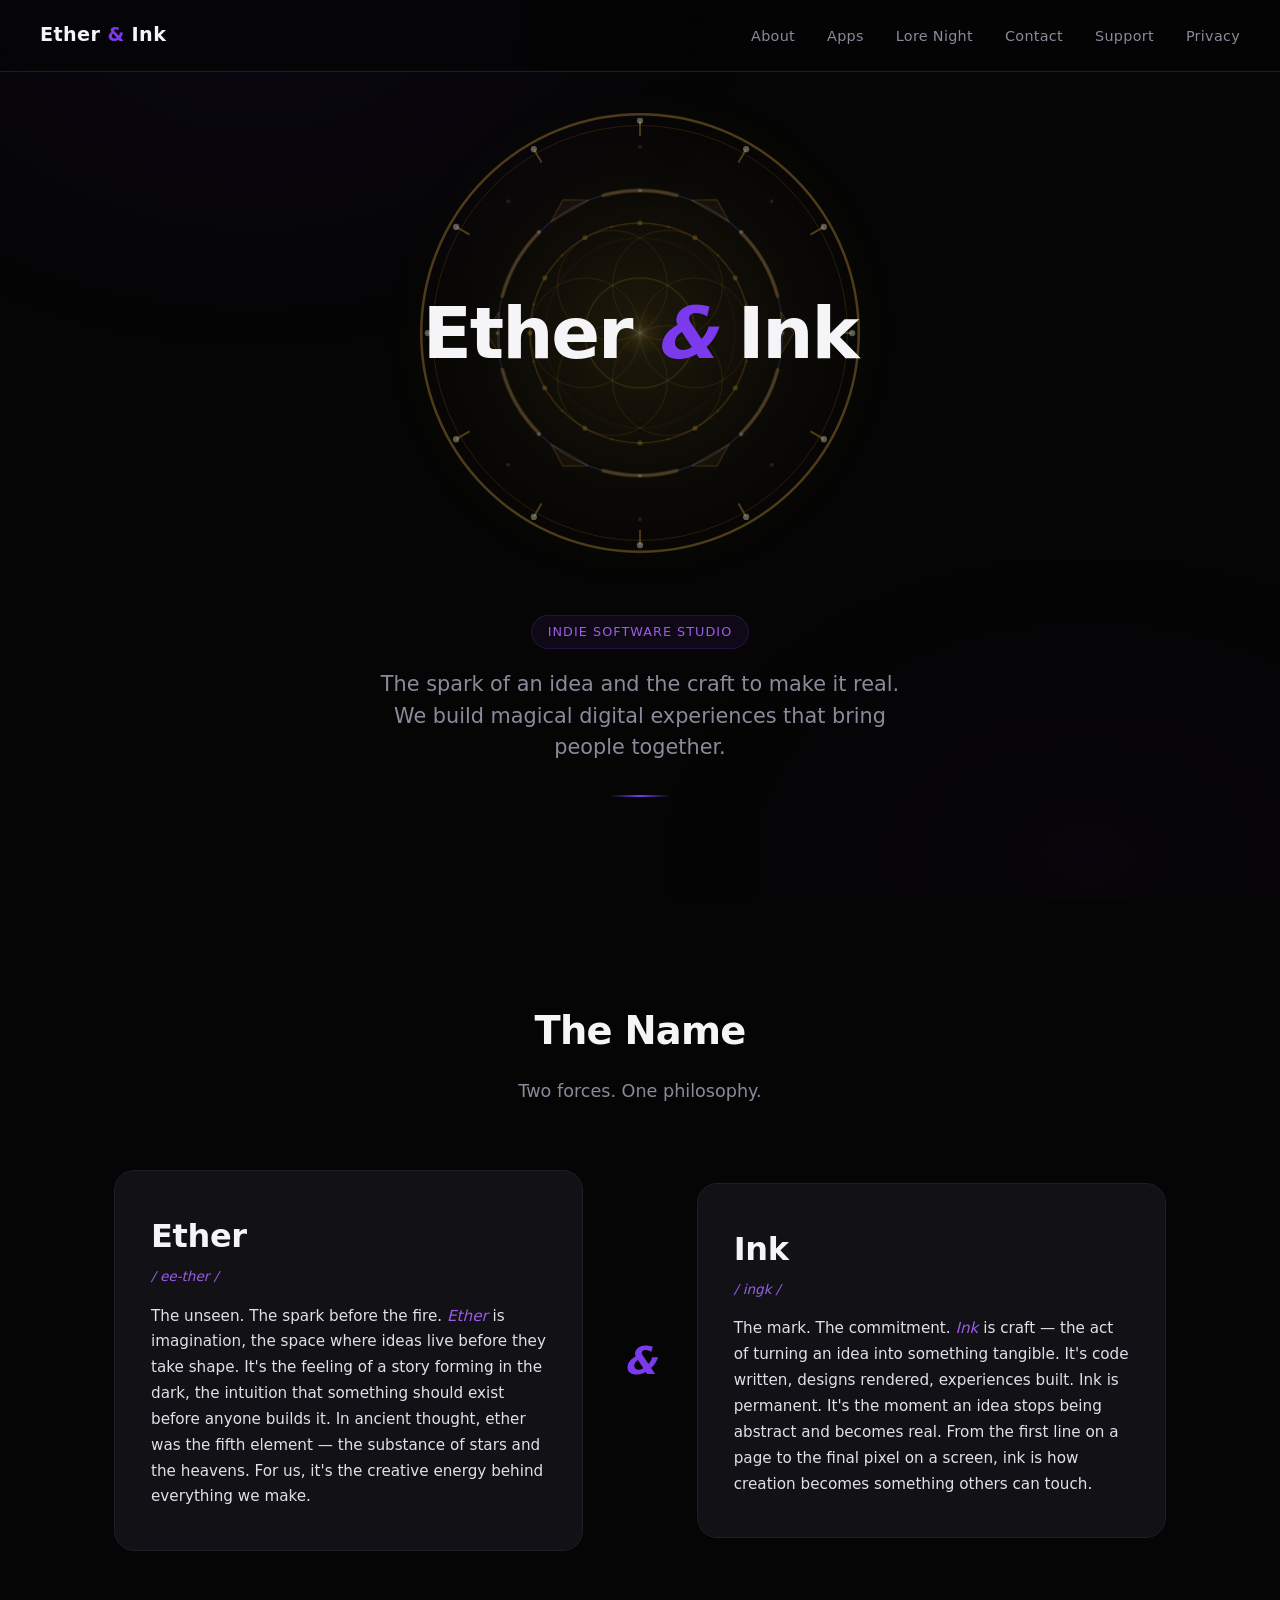
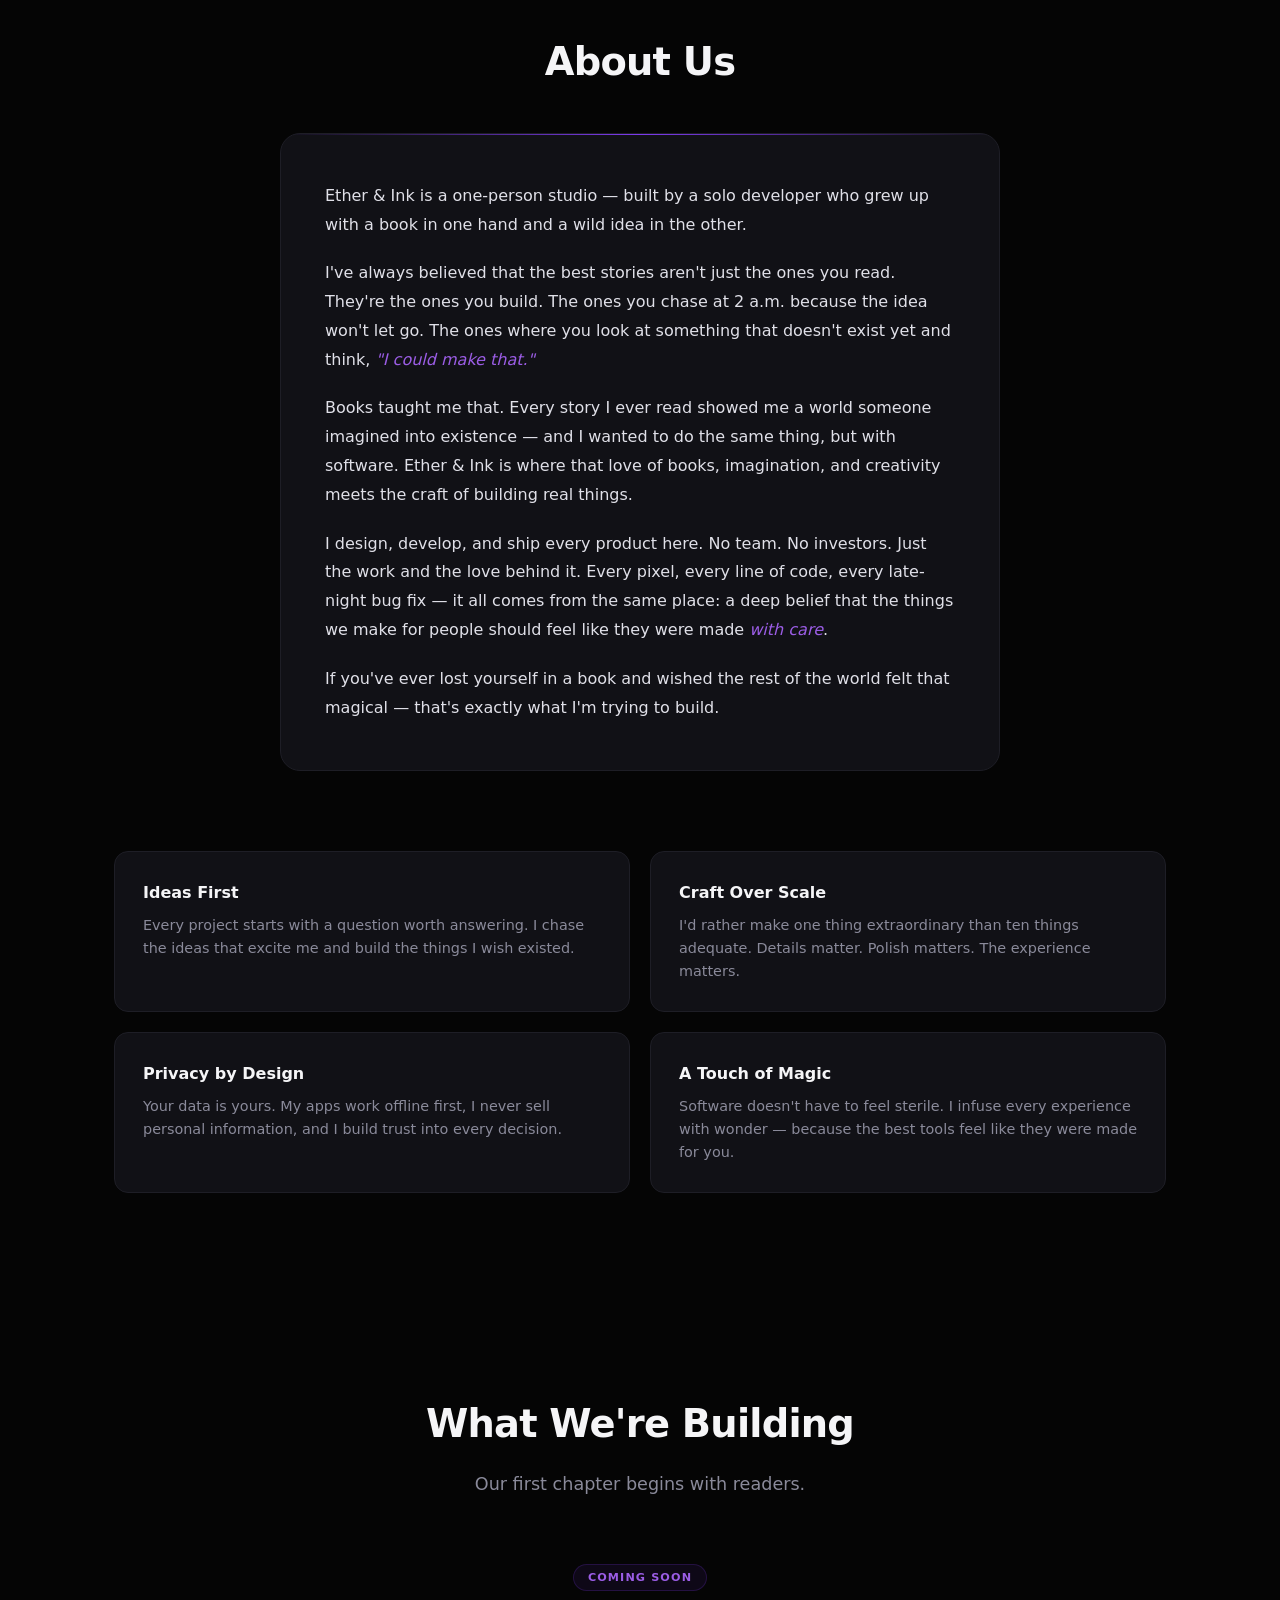
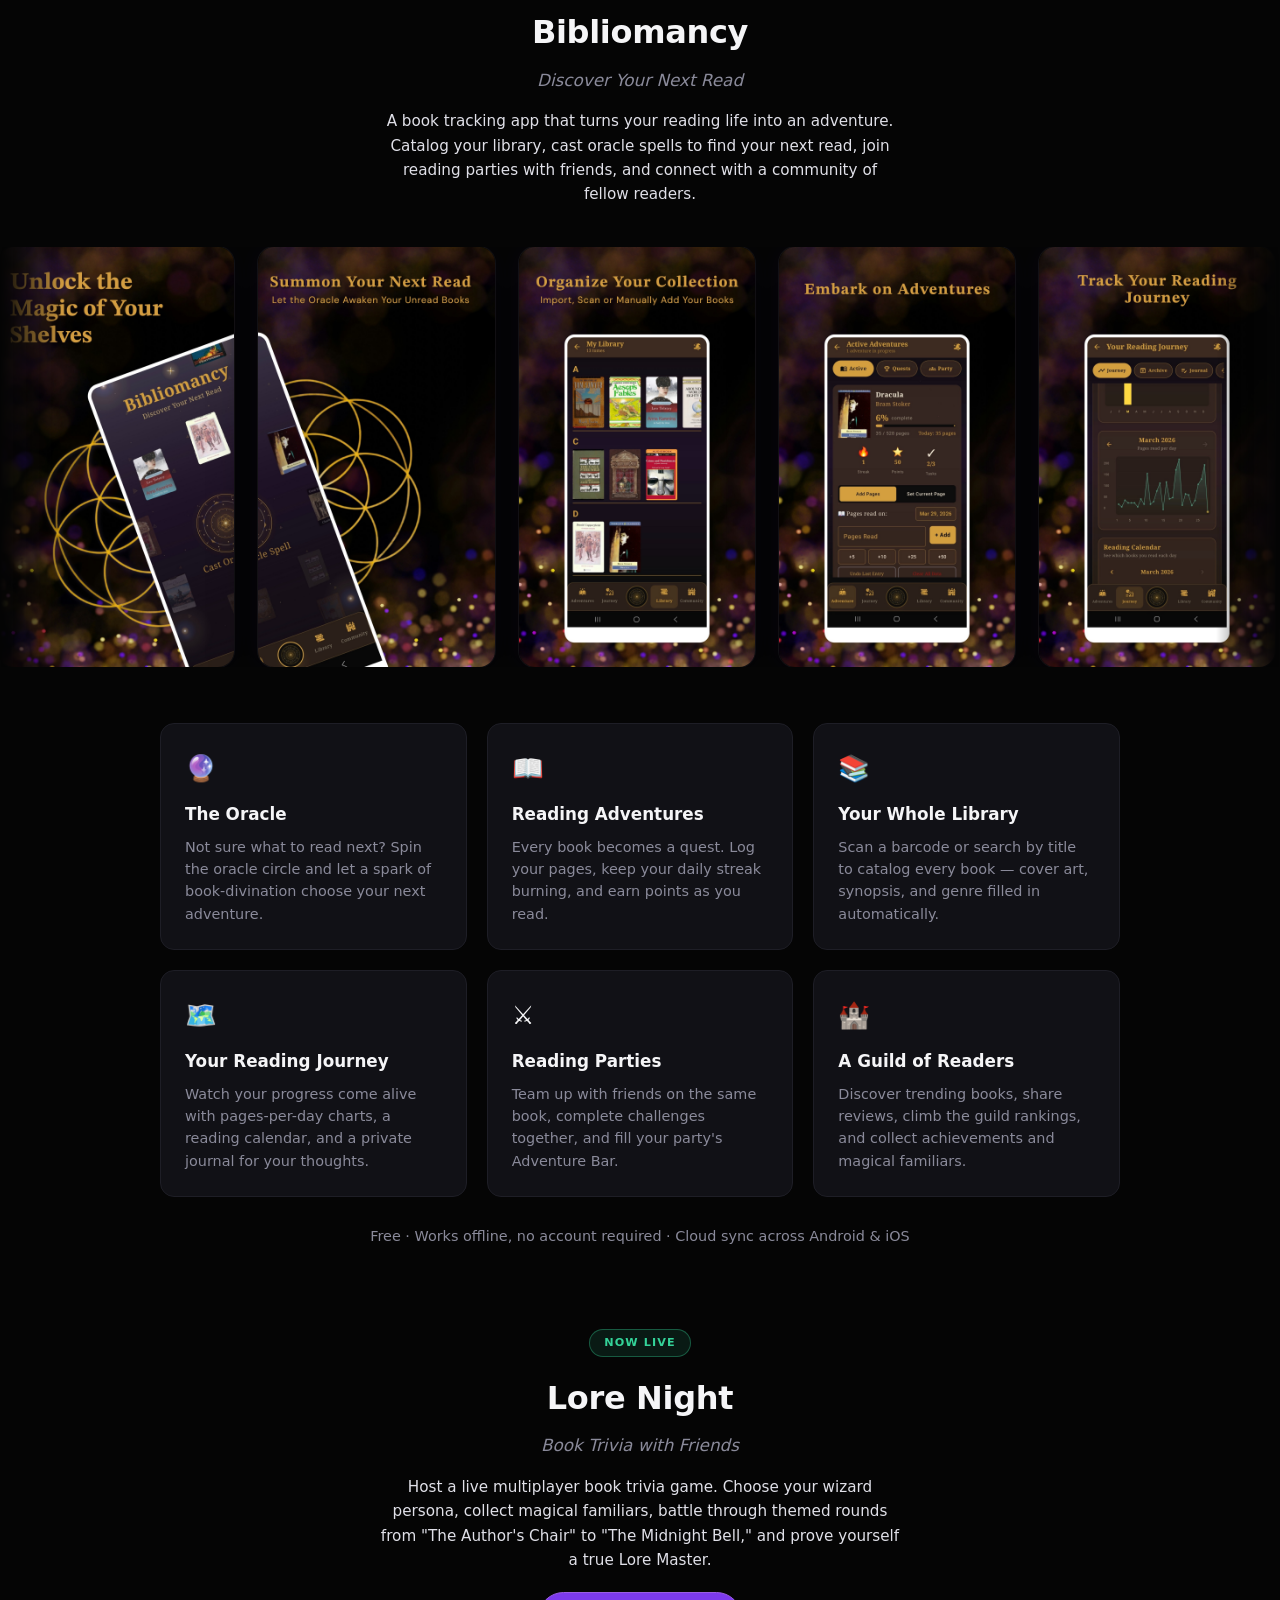
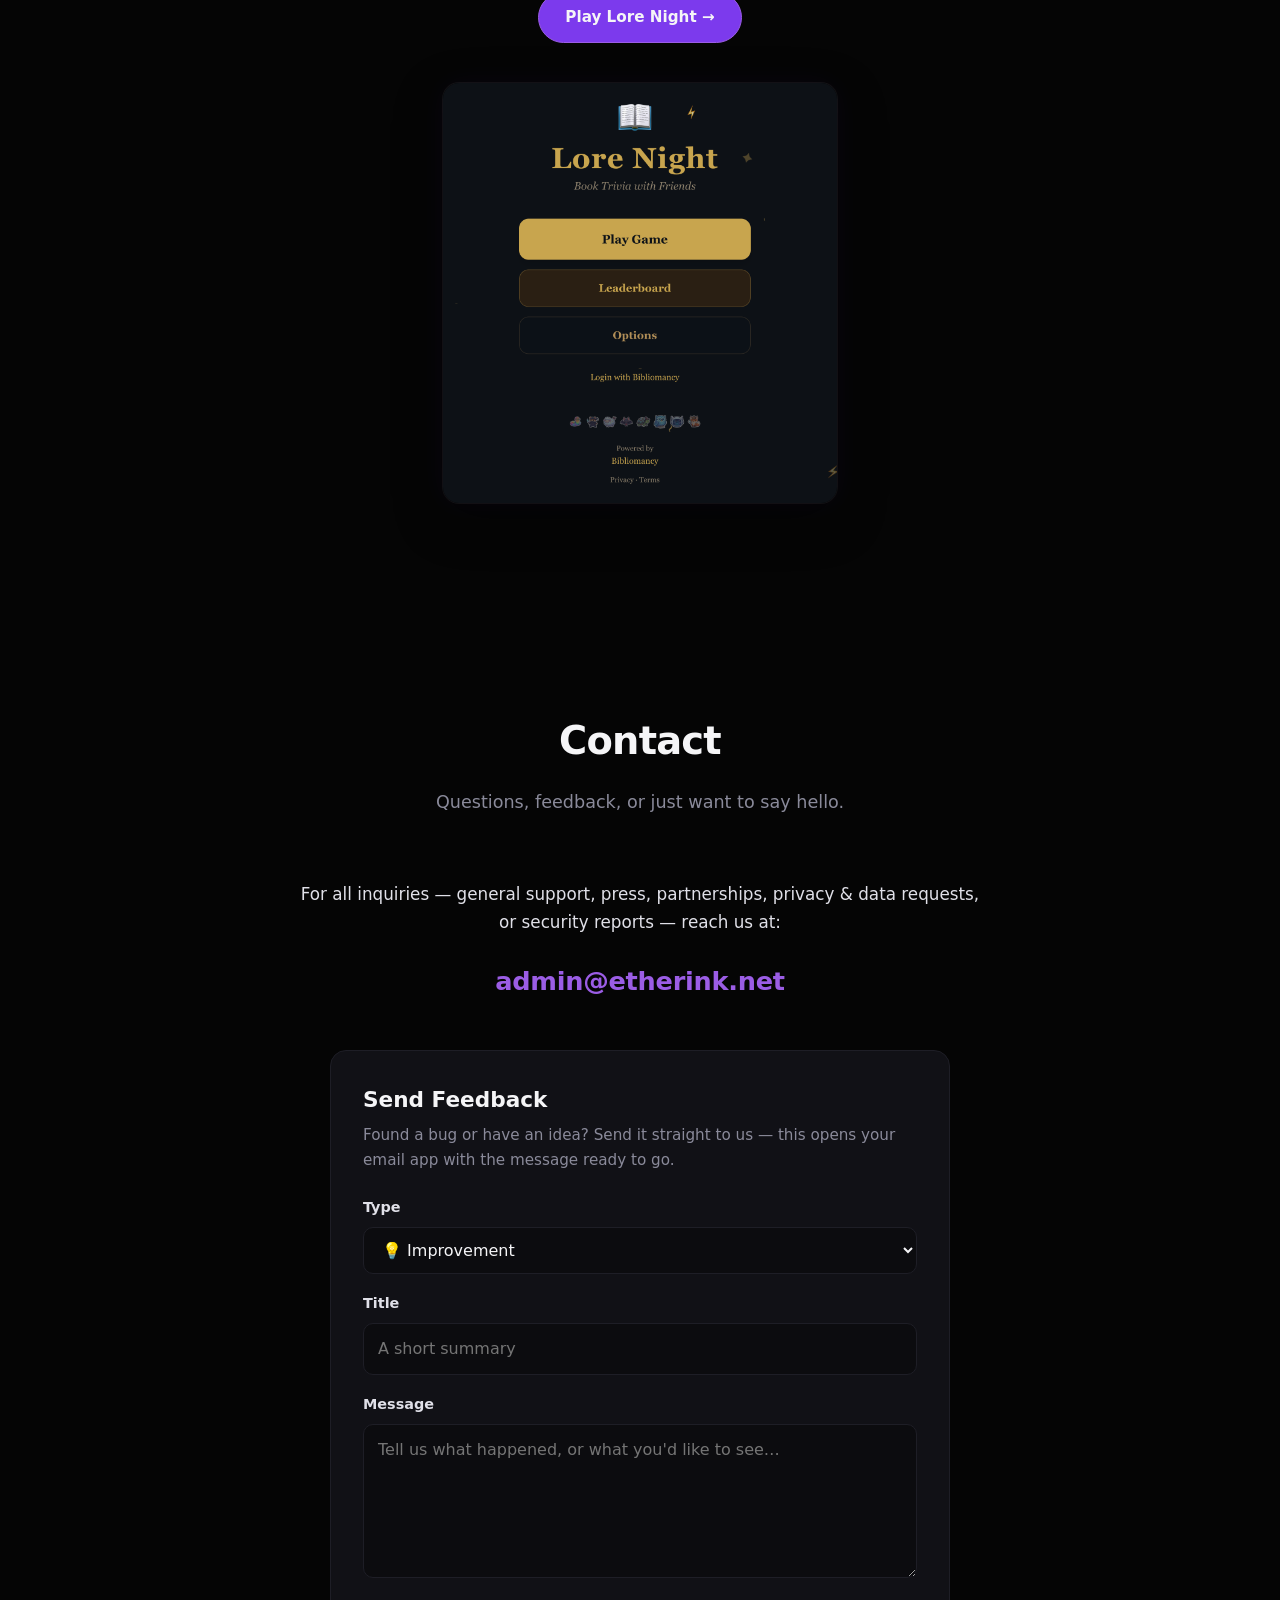
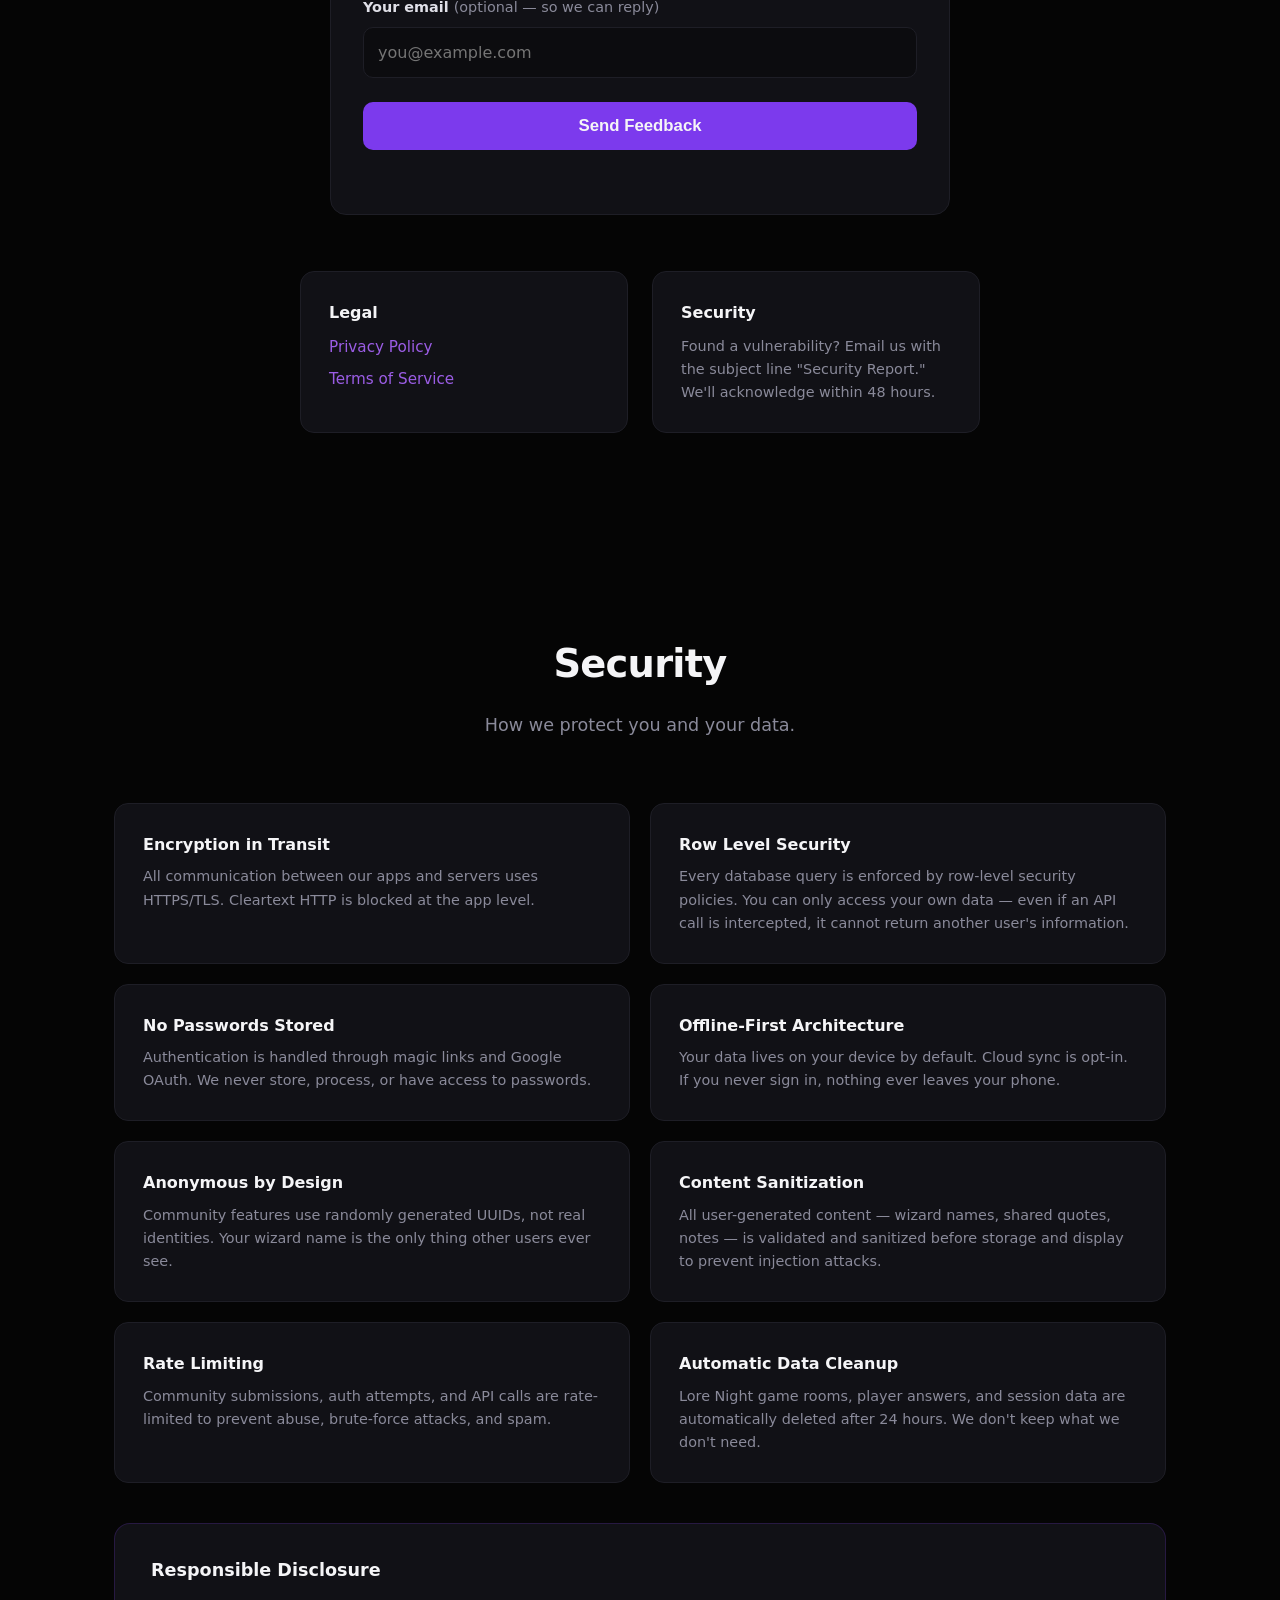
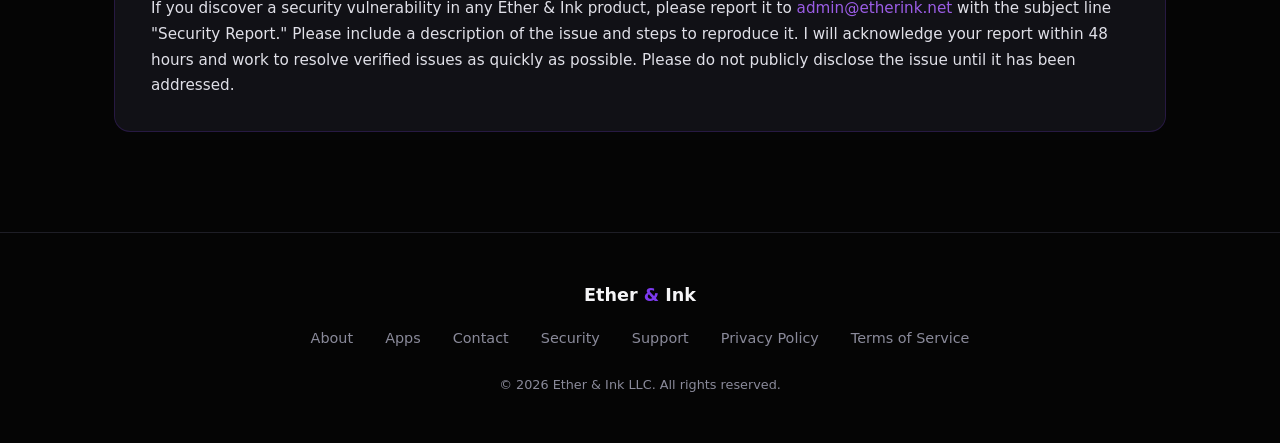
<file: index.html>
<!DOCTYPE html>
<html lang="en">
<head>
    <meta charset="UTF-8">
    <meta name="viewport" content="width=device-width, initial-scale=1.0">
    <title>Ether & Ink — Ideas Made Real</title>
    <meta name="description" content="Ether & Ink is an indie studio that builds magical digital experiences. Founded by a solo developer with a love for books, imagination, and craft.">
    <meta property="og:title" content="Ether & Ink — Ideas Made Real">
    <meta property="og:description" content="An indie studio turning bold ideas into magical digital experiences.">
    <meta property="og:type" content="website">
    <meta property="og:url" content="https://etherink.net/">
    <meta property="og:image" content="https://etherink.net/assets/bibliomancy-screenshot.jpg">
    <meta name="twitter:card" content="summary_large_image">
    <link rel="canonical" href="https://etherink.net/">
    <meta http-equiv="Content-Security-Policy" content="default-src 'self'; style-src 'self' 'unsafe-inline'; img-src 'self' data:; script-src 'self'; frame-ancestors 'none'; base-uri 'self'; form-action 'self'">
    <meta name="referrer" content="strict-origin-when-cross-origin">
    <link rel="icon" type="image/svg+xml" href="data:image/svg+xml,<svg xmlns='http://www.w3.org/2000/svg' viewBox='0 0 100 100'><text y='.9em' font-size='90'>&#x2728;</text></svg>">
    <link rel="stylesheet" href="style.css">
</head>
<body>
    <a href="#main" class="skip-nav">Skip to content</a>
    <div class="bg-glow"></div>

    <nav aria-label="Main navigation">
        <a href="#" class="nav-logo">Ether <span>&</span> Ink</a>
        <ul class="nav-links">
            <li><a href="#about">About</a></li>
            <li><a href="#apps">Apps</a></li>
            <li><a href="https://lorenight.net/" target="_blank" rel="noopener">Lore Night</a></li>
            <li><a href="#contact">Contact</a></li>
            <li><a href="support.html">Support</a></li>
            <li><a href="privacy.html">Privacy</a></li>
        </ul>
    </nav>

    <main id="main">
    <div class="container">

        <!-- Hero -->
        <section class="hero">
            <!-- Oracle Sigil — recreated from Bibliomancy's MiniSummoningCircle -->
            <div class="oracle-sigil" aria-hidden="true">
                <svg viewBox="0 0 400 400" xmlns="http://www.w3.org/2000/svg">
                    <defs>
                        <radialGradient id="gold-glow" cx="50%" cy="50%" r="50%">
                            <stop offset="0%" stop-color="#FFD93D" stop-opacity="0.15"/>
                            <stop offset="60%" stop-color="#D4A03D" stop-opacity="0.05"/>
                            <stop offset="100%" stop-color="#D4A03D" stop-opacity="0"/>
                        </radialGradient>
                        <radialGradient id="center-glow" cx="50%" cy="50%" r="50%">
                            <stop offset="0%" stop-color="#FFFFFF" stop-opacity="0.25"/>
                            <stop offset="40%" stop-color="#D4A03D" stop-opacity="0.1"/>
                            <stop offset="100%" stop-color="#D4A03D" stop-opacity="0"/>
                        </radialGradient>
                    </defs>

                    <!-- Radial glow -->
                    <circle cx="200" cy="200" r="210" fill="url(#gold-glow)"/>

                    <!-- OUTER RING — rotates 20s -->
                    <g class="sigil-outer">
                        <!-- Main + secondary circles -->
                        <circle cx="200" cy="200" r="175" fill="none" stroke="#D4A03D" stroke-width="2" opacity="0.5"/>
                        <circle cx="200" cy="200" r="166" fill="none" stroke="#B8860B" stroke-width="0.8" opacity="0.25"/>

                        <!-- 12 tick marks + dots at 30deg intervals -->
                        <g stroke="#D4A03D" stroke-width="1.5" opacity="0.5">
                            <line x1="357.5" y1="200" x2="369.75" y2="200"/>
                            <line x1="336.4" y1="278.75" x2="347.1" y2="284.9"/>
                            <line x1="278.75" y1="336.4" x2="284.9" y2="347.1"/>
                            <line x1="200" y1="357.5" x2="200" y2="369.75"/>
                            <line x1="121.25" y1="336.4" x2="115.1" y2="347.1"/>
                            <line x1="63.6" y1="278.75" x2="52.9" y2="284.9"/>
                            <line x1="42.5" y1="200" x2="30.25" y2="200"/>
                            <line x1="63.6" y1="121.25" x2="52.9" y2="115.1"/>
                            <line x1="121.25" y1="63.6" x2="115.1" y2="52.9"/>
                            <line x1="200" y1="42.5" x2="200" y2="30.25"/>
                            <line x1="278.75" y1="63.6" x2="284.9" y2="52.9"/>
                            <line x1="336.4" y1="121.25" x2="347.1" y2="115.1"/>
                        </g>
                        <!-- 12 dots at tick ends -->
                        <g fill="#F5F5DC" opacity="0.5">
                            <circle cx="369.75" cy="200" r="2.5"/>
                            <circle cx="347.1" cy="284.9" r="2.5"/>
                            <circle cx="284.9" cy="347.1" r="2.5"/>
                            <circle cx="200" cy="369.75" r="2.5"/>
                            <circle cx="115.1" cy="347.1" r="2.5"/>
                            <circle cx="52.9" cy="284.9" r="2.5"/>
                            <circle cx="30.25" cy="200" r="2.5"/>
                            <circle cx="52.9" cy="115.1" r="2.5"/>
                            <circle cx="115.1" cy="52.9" r="2.5"/>
                            <circle cx="200" cy="30.25" r="2.5"/>
                            <circle cx="284.9" cy="52.9" r="2.5"/>
                            <circle cx="347.1" cy="115.1" r="2.5"/>
                        </g>
                    </g>

                    <!-- MIDDLE RING — counter-rotates 12s -->
                    <g class="sigil-middle">
                        <!-- Mystic blue circle -->
                        <circle cx="200" cy="200" r="114" fill="none" stroke="#4169E1" stroke-width="1.2" opacity="0.3"/>

                        <!-- 6 gold arc segments (30deg each) -->
                        <g fill="none" stroke="#D4A03D" stroke-width="3" stroke-linecap="round" opacity="0.4">
                            <g transform="rotate(15, 200, 200)"><path d="M 314 200 A 114 114 0 0 1 298.7 257"/></g>
                            <g transform="rotate(75, 200, 200)"><path d="M 314 200 A 114 114 0 0 1 298.7 257"/></g>
                            <g transform="rotate(135, 200, 200)"><path d="M 314 200 A 114 114 0 0 1 298.7 257"/></g>
                            <g transform="rotate(195, 200, 200)"><path d="M 314 200 A 114 114 0 0 1 298.7 257"/></g>
                            <g transform="rotate(255, 200, 200)"><path d="M 314 200 A 114 114 0 0 1 298.7 257"/></g>
                            <g transform="rotate(315, 200, 200)"><path d="M 314 200 A 114 114 0 0 1 298.7 257"/></g>
                        </g>

                        <!-- 6 triangular points -->
                        <g fill="#D4A03D" fill-opacity="0.2" stroke="#D4A03D" stroke-width="0.8" opacity="0.4">
                            <polygon points="323.1,200 312.7,183 312.7,217"/>
                            <g transform="rotate(60, 200, 200)"><polygon points="323.1,200 312.7,183 312.7,217"/></g>
                            <g transform="rotate(120, 200, 200)"><polygon points="323.1,200 312.7,183 312.7,217"/></g>
                            <g transform="rotate(180, 200, 200)"><polygon points="323.1,200 312.7,183 312.7,217"/></g>
                            <g transform="rotate(240, 200, 200)"><polygon points="323.1,200 312.7,183 312.7,217"/></g>
                            <g transform="rotate(300, 200, 200)"><polygon points="323.1,200 312.7,183 312.7,217"/></g>
                        </g>
                    </g>

                    <!-- INNER RING — rotates 8s -->
                    <g class="sigil-inner">
                        <circle cx="200" cy="200" r="88" fill="none" stroke="#D4A03D" stroke-width="1" opacity="0.35"/>

                        <!-- 24 dotted markers at 15deg intervals (alternating sizes) -->
                        <g fill="#D4A03D">
                            <circle cx="288" cy="200" r="2" opacity="0.4"/>
                            <circle cx="285.1" cy="222.8" r="1.2" opacity="0.2"/>
                            <circle cx="276.2" cy="244" r="2" opacity="0.4"/>
                            <circle cx="262.2" cy="262.2" r="1.2" opacity="0.2"/>
                            <circle cx="244" cy="276.2" r="2" opacity="0.4"/>
                            <circle cx="222.8" cy="285.1" r="1.2" opacity="0.2"/>
                            <circle cx="200" cy="288" r="2" opacity="0.4"/>
                            <circle cx="177.2" cy="285.1" r="1.2" opacity="0.2"/>
                            <circle cx="156" cy="276.2" r="2" opacity="0.4"/>
                            <circle cx="137.8" cy="262.2" r="1.2" opacity="0.2"/>
                            <circle cx="123.8" cy="244" r="2" opacity="0.4"/>
                            <circle cx="114.9" cy="222.8" r="1.2" opacity="0.2"/>
                            <circle cx="112" cy="200" r="2" opacity="0.4"/>
                            <circle cx="114.9" cy="177.2" r="1.2" opacity="0.2"/>
                            <circle cx="123.8" cy="156" r="2" opacity="0.4"/>
                            <circle cx="137.8" cy="137.8" r="1.2" opacity="0.2"/>
                            <circle cx="156" cy="123.8" r="2" opacity="0.4"/>
                            <circle cx="177.2" cy="114.9" r="1.2" opacity="0.2"/>
                            <circle cx="200" cy="112" r="2" opacity="0.4"/>
                            <circle cx="222.8" cy="114.9" r="1.2" opacity="0.2"/>
                            <circle cx="244" cy="123.8" r="2" opacity="0.4"/>
                            <circle cx="262.2" cy="137.8" r="1.2" opacity="0.2"/>
                            <circle cx="276.2" cy="156" r="2" opacity="0.4"/>
                            <circle cx="285.1" cy="177.2" r="1.2" opacity="0.2"/>
                        </g>
                    </g>

                    <!-- SEED OF LIFE — slow rotate 16s -->
                    <g class="sigil-seed">
                        <!-- Bounding circle -->
                        <circle cx="200" cy="200" r="76" fill="none" stroke="#D4A03D" stroke-width="0.6" opacity="0.15"/>

                        <!-- Central circle -->
                        <circle cx="200" cy="200" r="44" fill="none" stroke="#D4A03D" stroke-width="1" opacity="0.3"/>

                        <!-- 6 petal circles -->
                        <circle cx="244" cy="200" r="44" fill="none" stroke="#D4A03D" stroke-width="0.8" opacity="0.2"/>
                        <circle cx="222" cy="238.1" r="44" fill="none" stroke="#D4A03D" stroke-width="0.8" opacity="0.2"/>
                        <circle cx="178" cy="238.1" r="44" fill="none" stroke="#D4A03D" stroke-width="0.8" opacity="0.2"/>
                        <circle cx="156" cy="200" r="44" fill="none" stroke="#D4A03D" stroke-width="0.8" opacity="0.2"/>
                        <circle cx="178" cy="161.9" r="44" fill="none" stroke="#D4A03D" stroke-width="0.8" opacity="0.2"/>
                        <circle cx="222" cy="161.9" r="44" fill="none" stroke="#D4A03D" stroke-width="0.8" opacity="0.2"/>

                        <!-- Center glow core -->
                        <circle cx="200" cy="200" r="20" fill="url(#center-glow)"/>
                    </g>

                    <!-- ORBITING PARTICLES -->
                    <g class="sigil-particles-inner">
                        <g fill="#FFFFFF" opacity="0.3">
                            <circle cx="314" cy="200" r="1.5"/><circle cx="281" cy="281" r="1.5"/>
                            <circle cx="200" cy="314" r="1.5"/><circle cx="119" cy="281" r="1.5"/>
                            <circle cx="86" cy="200" r="1.5"/><circle cx="119" cy="119" r="1.5"/>
                            <circle cx="200" cy="86" r="1.5"/><circle cx="281" cy="119" r="1.5"/>
                        </g>
                    </g>
                    <g class="sigil-particles-outer">
                        <g fill="#D4A03D" opacity="0.25">
                            <circle cx="349" cy="200" r="1.5"/><circle cx="305.4" cy="305.4" r="1.5"/>
                            <circle cx="200" cy="349" r="1.5"/><circle cx="94.6" cy="305.4" r="1.5"/>
                            <circle cx="51" cy="200" r="1.5"/><circle cx="94.6" cy="94.6" r="1.5"/>
                            <circle cx="200" cy="51" r="1.5"/><circle cx="305.4" cy="94.6" r="1.5"/>
                        </g>
                    </g>
                </svg>
                <!-- Title centered inside the sigil -->
                <div class="hero-title-wrap">
                    <h1>Ether <span class="ampersand">&</span> Ink</h1>
                </div>
            </div>

            <!-- Badge + tagline below the sigil -->
            <div class="hero-below">
                <div class="hero-badge">Indie Software Studio</div>
                <p class="tagline">The spark of an idea and the craft to make it real. We build magical digital experiences that bring people together.</p>
                <div class="hero-divider"></div>
            </div>
        </section>

        <!-- About: The Name -->
        <section id="about">
            <div class="section-header">
                <h2>The Name</h2>
                <p>Two forces. One philosophy.</p>
            </div>

            <div class="name-meaning">
                <div class="meaning-card">
                    <h3>Ether</h3>
                    <p class="meaning-word">/ ee-ther /</p>
                    <p>The unseen. The spark before the fire. <em>Ether</em> is imagination, the space where ideas live before they take shape. It's the feeling of a story forming in the dark, the intuition that something should exist before anyone builds it. In ancient thought, ether was the fifth element &mdash; the substance of stars and the heavens. For us, it's the creative energy behind everything we make.</p>
                </div>
                <div class="meaning-divider" aria-hidden="true">
                    <span>&</span>
                </div>
                <div class="meaning-card">
                    <h3>Ink</h3>
                    <p class="meaning-word">/ ingk /</p>
                    <p>The mark. The commitment. <em>Ink</em> is craft &mdash; the act of turning an idea into something tangible. It's code written, designs rendered, experiences built. Ink is permanent. It's the moment an idea stops being abstract and becomes real. From the first line on a page to the final pixel on a screen, ink is how creation becomes something others can touch.</p>
                </div>
            </div>

            <!-- About: The Builder -->
            <div class="founder-section">
                <div class="section-header">
                    <h2>About Us</h2>
                </div>
                <div class="founder-content">
                    <p>Ether & Ink is a one-person studio &mdash; built by a solo developer who grew up with a book in one hand and a wild idea in the other.</p>
                    <p>I've always believed that the best stories aren't just the ones you read. They're the ones you build. The ones you chase at 2 a.m. because the idea won't let go. The ones where you look at something that doesn't exist yet and think, <em>"I could make that."</em></p>
                    <p>Books taught me that. Every story I ever read showed me a world someone imagined into existence &mdash; and I wanted to do the same thing, but with software. Ether & Ink is where that love of books, imagination, and creativity meets the craft of building real things.</p>
                    <p>I design, develop, and ship every product here. No team. No investors. Just the work and the love behind it. Every pixel, every line of code, every late-night bug fix &mdash; it all comes from the same place: a deep belief that the things we make for people should feel like they were made <em>with care</em>.</p>
                    <p>If you've ever lost yourself in a book and wished the rest of the world felt that magical &mdash; that's exactly what I'm trying to build.</p>
                </div>
            </div>

            <div class="about-values">
                <div class="value-item">
                    <h4>Ideas First</h4>
                    <p>Every project starts with a question worth answering. I chase the ideas that excite me and build the things I wish existed.</p>
                </div>
                <div class="value-item">
                    <h4>Craft Over Scale</h4>
                    <p>I'd rather make one thing extraordinary than ten things adequate. Details matter. Polish matters. The experience matters.</p>
                </div>
                <div class="value-item">
                    <h4>Privacy by Design</h4>
                    <p>Your data is yours. My apps work offline first, I never sell personal information, and I build trust into every decision.</p>
                </div>
                <div class="value-item">
                    <h4>A Touch of Magic</h4>
                    <p>Software doesn't have to feel sterile. I infuse every experience with wonder &mdash; because the best tools feel like they were made for you.</p>
                </div>
            </div>
        </section>

        <!-- Apps -->
        <section id="apps">
            <div class="section-header">
                <h2>What We're Building</h2>
                <p>Our first chapter begins with readers.</p>
            </div>

            <!-- Bibliomancy -->
            <div class="app-showcase" id="bibliomancy">
                <div class="app-showcase-header">
                    <div class="app-badge">Coming Soon</div>
                    <h3>Bibliomancy</h3>
                    <p class="app-subtitle">Discover Your Next Read</p>
                    <p class="app-desc">A book tracking app that turns your reading life into an adventure. Catalog your library, cast oracle spells to find your next read, join reading parties with friends, and connect with a community of fellow readers.</p>
                </div>
                <div class="app-slider-wrap">
                    <div class="app-slider">
                        <div class="app-slider-track">
                            <img src="assets/biblio-01.jpg" alt="Unlock the Magic of Your Shelves" loading="lazy">
                            <img src="assets/biblio-02.jpg" alt="Summon Your Next Read with the Oracle" loading="lazy">
                            <img src="assets/biblio-03.jpg" alt="Organize Your Collection" loading="lazy">
                            <img src="assets/biblio-04.jpg" alt="Embark on Adventures" loading="lazy">
                            <img src="assets/biblio-05.jpg" alt="Track Your Reading Journey" loading="lazy">
                            <img src="assets/biblio-06.jpg" alt="Collect Your Thoughts" loading="lazy">
                            <img src="assets/biblio-07.jpg" alt="Discover A New Favorite" loading="lazy">
                            <img src="assets/biblio-08.jpg" alt="Join Our Community of Readers" loading="lazy">
                            <img src="assets/biblio-09.jpg" alt="Join the Fellowship of Bibliomancers" loading="lazy">
                            <!-- Duplicate set for seamless loop -->
                            <img src="assets/biblio-01.jpg" alt="" loading="lazy" aria-hidden="true">
                            <img src="assets/biblio-02.jpg" alt="" loading="lazy" aria-hidden="true">
                            <img src="assets/biblio-03.jpg" alt="" loading="lazy" aria-hidden="true">
                            <img src="assets/biblio-04.jpg" alt="" loading="lazy" aria-hidden="true">
                            <img src="assets/biblio-05.jpg" alt="" loading="lazy" aria-hidden="true">
                            <img src="assets/biblio-06.jpg" alt="" loading="lazy" aria-hidden="true">
                            <img src="assets/biblio-07.jpg" alt="" loading="lazy" aria-hidden="true">
                            <img src="assets/biblio-08.jpg" alt="" loading="lazy" aria-hidden="true">
                            <img src="assets/biblio-09.jpg" alt="" loading="lazy" aria-hidden="true">
                        </div>
                    </div>
                </div>

                <div class="app-features">
                    <div class="app-feature">
                        <span class="app-feature-icon" aria-hidden="true">&#128302;</span>
                        <h4>The Oracle</h4>
                        <p>Not sure what to read next? Spin the oracle circle and let a spark of book-divination choose your next adventure.</p>
                    </div>
                    <div class="app-feature">
                        <span class="app-feature-icon" aria-hidden="true">&#128214;</span>
                        <h4>Reading Adventures</h4>
                        <p>Every book becomes a quest. Log your pages, keep your daily streak burning, and earn points as you read.</p>
                    </div>
                    <div class="app-feature">
                        <span class="app-feature-icon" aria-hidden="true">&#128218;</span>
                        <h4>Your Whole Library</h4>
                        <p>Scan a barcode or search by title to catalog every book &mdash; cover art, synopsis, and genre filled in automatically.</p>
                    </div>
                    <div class="app-feature">
                        <span class="app-feature-icon" aria-hidden="true">&#128506;&#65039;</span>
                        <h4>Your Reading Journey</h4>
                        <p>Watch your progress come alive with pages-per-day charts, a reading calendar, and a private journal for your thoughts.</p>
                    </div>
                    <div class="app-feature">
                        <span class="app-feature-icon" aria-hidden="true">&#9876;&#65039;</span>
                        <h4>Reading Parties</h4>
                        <p>Team up with friends on the same book, complete challenges together, and fill your party's Adventure Bar.</p>
                    </div>
                    <div class="app-feature">
                        <span class="app-feature-icon" aria-hidden="true">&#127984;</span>
                        <h4>A Guild of Readers</h4>
                        <p>Discover trending books, share reviews, climb the guild rankings, and collect achievements and magical familiars.</p>
                    </div>
                </div>
                <p class="app-highlights">Free &middot; Works offline, no account required &middot; Cloud sync across Android &amp; iOS</p>
            </div>

            <!-- Lore Night -->
            <div class="app-showcase app-showcase-single" id="lore-night">
                <div class="app-showcase-header">
                    <div class="app-badge app-badge-live">Now Live</div>
                    <h3>Lore Night</h3>
                    <p class="app-subtitle">Book Trivia with Friends</p>
                    <p class="app-desc">Host a live multiplayer book trivia game. Choose your wizard persona, collect magical familiars, battle through themed rounds from "The Author's Chair" to "The Midnight Bell," and prove yourself a true Lore Master.</p>
                    <a href="https://lorenight.net/" class="app-cta" target="_blank" rel="noopener">Play Lore Night &rarr;</a>
                </div>
                <div class="app-single-screenshot">
                    <img src="assets/lorenight-screenshot.png" alt="Lore Night app screenshot showing the book trivia game interface">
                </div>
            </div>

        </section>

        <!-- Contact -->
        <section id="contact">
            <div class="section-header">
                <h2>Contact</h2>
                <p>Questions, feedback, or just want to say hello.</p>
            </div>

            <div class="contact-block">
                <p class="contact-reach">For all inquiries &mdash; general support, press, partnerships, privacy &amp; data requests, or security reports &mdash; reach us at:</p>
                <a href="mailto:admin@etherink.net" class="contact-email" data-user="admin" data-domain="etherink.net">admin<span class="at-sign">[at]</span>etherink.net</a>

                <form class="feedback-form" id="feedbackForm" novalidate>
                    <h3 class="feedback-form-title">Send Feedback</h3>
                    <p class="feedback-form-sub">Found a bug or have an idea? Send it straight to us &mdash; this opens your email app with the message ready to go.</p>

                    <div class="feedback-row">
                        <label for="fbType">Type</label>
                        <select id="fbType" name="type" required>
                            <option value="Bug Report">&#128027; Bug Report</option>
                            <option value="Improvement" selected>&#128161; Improvement</option>
                            <option value="General Issue">&#10067; General Issue</option>
                            <option value="Error Report">&#9888;&#65039; Error Report</option>
                        </select>
                    </div>

                    <div class="feedback-row">
                        <label for="fbTitle">Title</label>
                        <input id="fbTitle" name="title" type="text" maxlength="120" placeholder="A short summary" required>
                    </div>

                    <div class="feedback-row">
                        <label for="fbMessage">Message</label>
                        <textarea id="fbMessage" name="description" rows="5" maxlength="2000" placeholder="Tell us what happened, or what you'd like to see&hellip;" required></textarea>
                    </div>

                    <div class="feedback-row">
                        <label for="fbEmail">Your email <span class="feedback-optional">(optional &mdash; so we can reply)</span></label>
                        <input id="fbEmail" name="email" type="email" autocomplete="email" placeholder="you@example.com">
                    </div>

                    <!-- Honeypot: hidden from people, tempting to bots. Submissions with this filled are ignored. -->
                    <input type="text" name="website" id="fbWebsite" class="feedback-hp" tabindex="-1" autocomplete="off" aria-hidden="true">

                    <button type="submit" class="feedback-submit">Send Feedback</button>
                    <p class="feedback-status" id="fbStatus" role="status" aria-live="polite"></p>
                </form>

                <div class="contact-details">
                    <div class="contact-detail">
                        <h4>Legal</h4>
                        <div class="contact-legal-links">
                            <a href="privacy.html">Privacy Policy</a>
                            <a href="terms.html">Terms of Service</a>
                        </div>
                    </div>
                    <div class="contact-detail">
                        <h4>Security</h4>
                        <p>Found a vulnerability? Email us with the subject line "Security Report." We'll acknowledge within 48 hours.</p>
                    </div>
                </div>
            </div>
        </section>

        <!-- Security Practices -->
        <section id="security">
            <div class="section-header">
                <h2>Security</h2>
                <p>How we protect you and your data.</p>
            </div>

            <div class="security-content">
                <div class="security-grid">
                    <div class="security-item">
                        <h4>Encryption in Transit</h4>
                        <p>All communication between our apps and servers uses HTTPS/TLS. Cleartext HTTP is blocked at the app level.</p>
                    </div>
                    <div class="security-item">
                        <h4>Row Level Security</h4>
                        <p>Every database query is enforced by row-level security policies. You can only access your own data &mdash; even if an API call is intercepted, it cannot return another user's information.</p>
                    </div>
                    <div class="security-item">
                        <h4>No Passwords Stored</h4>
                        <p>Authentication is handled through magic links and Google OAuth. We never store, process, or have access to passwords.</p>
                    </div>
                    <div class="security-item">
                        <h4>Offline-First Architecture</h4>
                        <p>Your data lives on your device by default. Cloud sync is opt-in. If you never sign in, nothing ever leaves your phone.</p>
                    </div>
                    <div class="security-item">
                        <h4>Anonymous by Design</h4>
                        <p>Community features use randomly generated UUIDs, not real identities. Your wizard name is the only thing other users ever see.</p>
                    </div>
                    <div class="security-item">
                        <h4>Content Sanitization</h4>
                        <p>All user-generated content &mdash; wizard names, shared quotes, notes &mdash; is validated and sanitized before storage and display to prevent injection attacks.</p>
                    </div>
                    <div class="security-item">
                        <h4>Rate Limiting</h4>
                        <p>Community submissions, auth attempts, and API calls are rate-limited to prevent abuse, brute-force attacks, and spam.</p>
                    </div>
                    <div class="security-item">
                        <h4>Automatic Data Cleanup</h4>
                        <p>Lore Night game rooms, player answers, and session data are automatically deleted after 24 hours. We don't keep what we don't need.</p>
                    </div>
                </div>

                <div class="security-disclosure">
                    <h4>Responsible Disclosure</h4>
                    <p>If you discover a security vulnerability in any Ether & Ink product, please report it to <a href="mailto:admin@etherink.net">admin@etherink.net</a> with the subject line "Security Report." Please include a description of the issue and steps to reproduce it. I will acknowledge your report within 48 hours and work to resolve verified issues as quickly as possible. Please do not publicly disclose the issue until it has been addressed.</p>
                </div>
            </div>
        </section>

    </div>
    </main>

    <!-- Footer -->
    <footer>
        <div class="footer-inner">
            <div class="footer-logo">Ether <span>&</span> Ink</div>
            <ul class="footer-links">
                <li><a href="#about">About</a></li>
                <li><a href="#apps">Apps</a></li>
                <li><a href="#contact">Contact</a></li>
                <li><a href="#security">Security</a></li>
                <li><a href="support.html">Support</a></li>
                <li><a href="privacy.html">Privacy Policy</a></li>
                <li><a href="terms.html">Terms of Service</a></li>
            </ul>
            <p class="footer-copy">&copy; 2026 Ether & Ink LLC. All rights reserved.</p>
        </div>
    </footer>

    <script src="script.js"></script>

    <!-- Structured Data for Google -->
    <script type="application/ld+json">
    {
        "@context": "https://schema.org",
        "@type": "Organization",
        "name": "Ether & Ink",
        "legalName": "Ether & Ink LLC",
        "url": "https://etherink.net",
        "description": "An indie software studio that builds magical digital experiences. Founded by a solo developer with a love for books, imagination, and craft.",
        "email": "admin@etherink.net",
        "foundingDate": "2026",
        "numberOfEmployees": "1",
        "knowsAbout": ["Mobile App Development", "iOS Development", "Android Development", "Web Development", "Book Technology"],
        "sameAs": [
            "https://github.com/Ether-and-Ink"
        ]
    }
    </script>

</body>
</html>
</file>
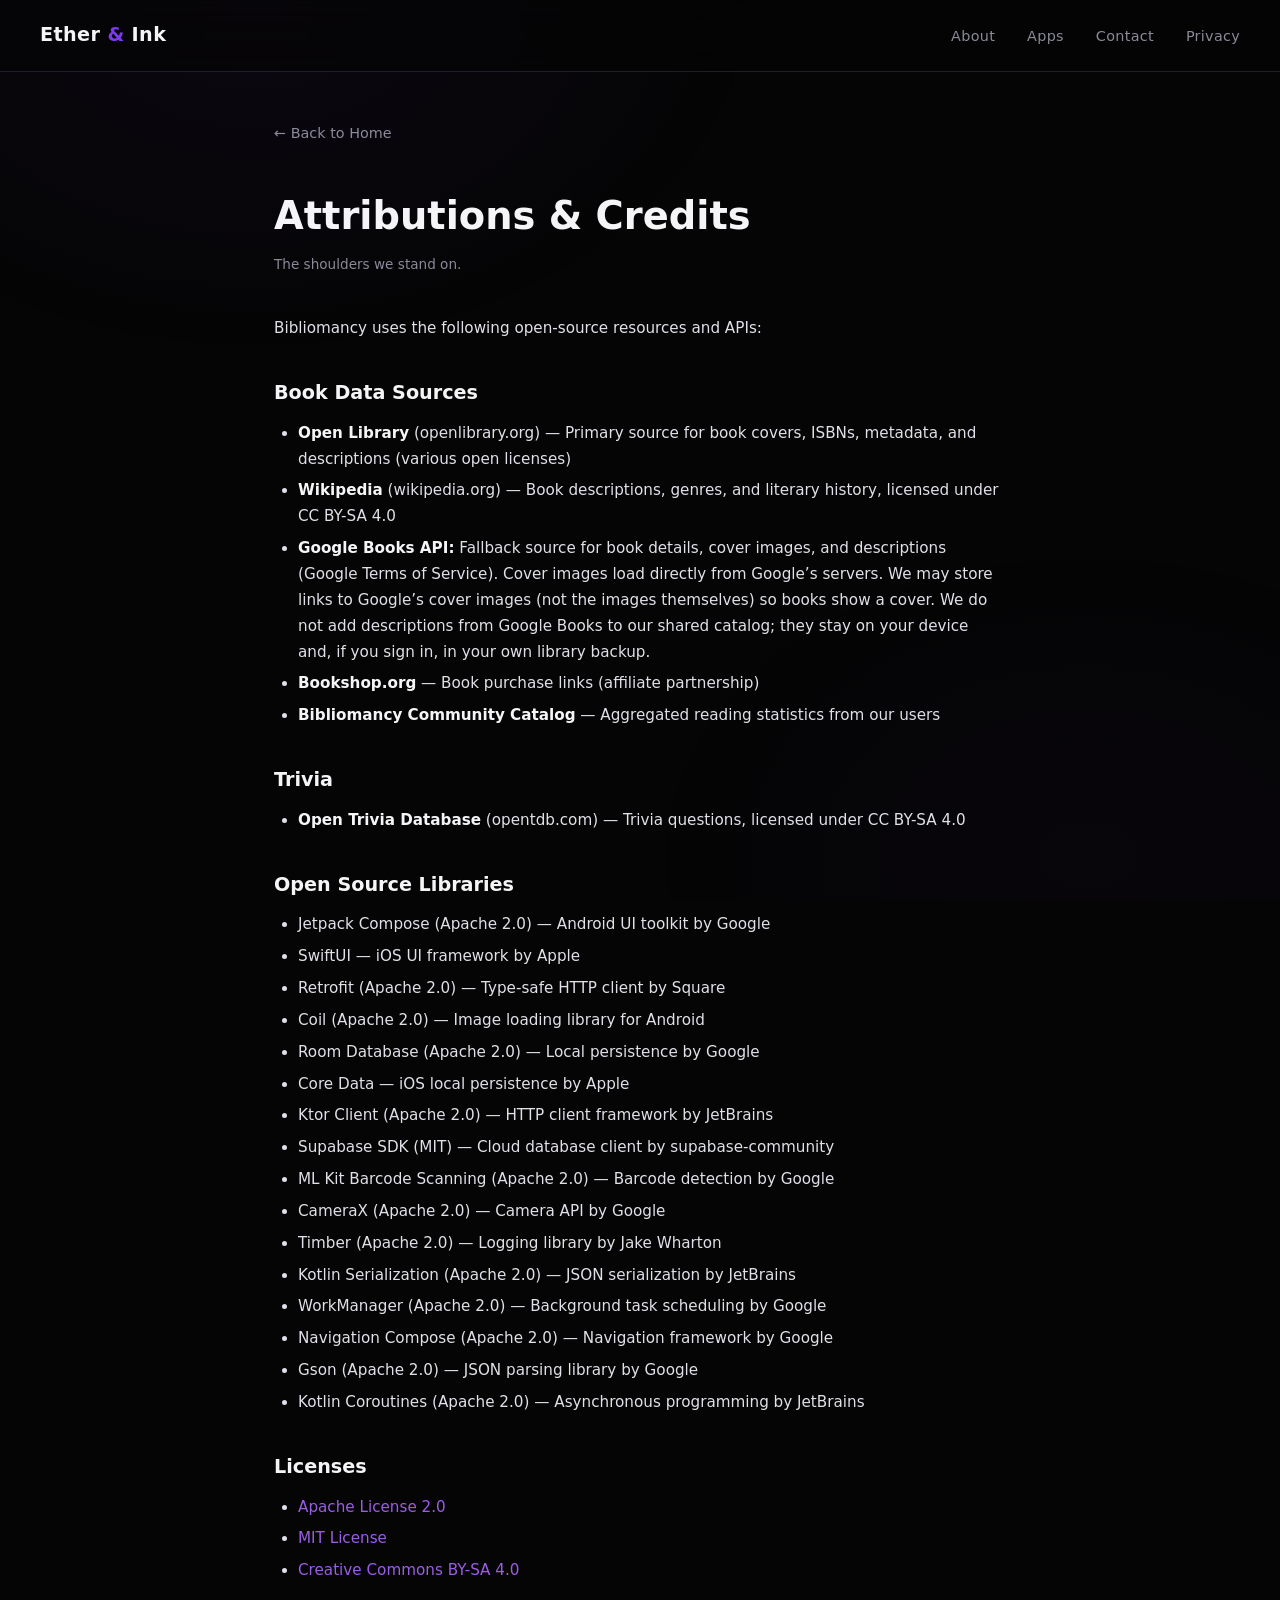
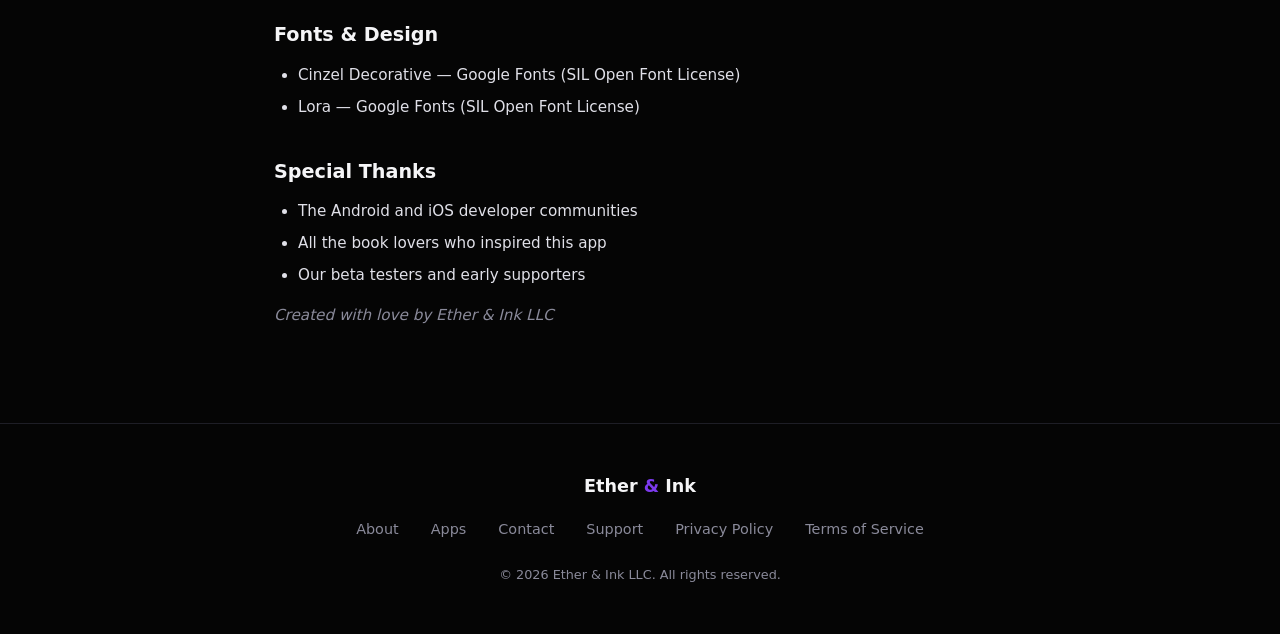
<file: attributions.html>
<!DOCTYPE html>
<html lang="en">
<head>
    <meta charset="UTF-8">
    <meta name="viewport" content="width=device-width, initial-scale=1.0">
    <title>Attributions — Ether & Ink</title>
    <meta name="description" content="Open-source libraries, APIs, and data sources used by Ether & Ink apps including Bibliomancy.">
    <meta http-equiv="Content-Security-Policy" content="default-src 'self'; style-src 'self' 'unsafe-inline'; img-src 'self' data:; script-src 'none'; frame-ancestors 'none'; base-uri 'self'; form-action 'self'">
    <meta name="referrer" content="strict-origin-when-cross-origin">
    <link rel="canonical" href="https://etherink.net/attributions.html">
    <link rel="icon" type="image/svg+xml" href="data:image/svg+xml,<svg xmlns='http://www.w3.org/2000/svg' viewBox='0 0 100 100'><text y='.9em' font-size='90'>&#x2728;</text></svg>">
    <link rel="stylesheet" href="style.css">
</head>
<body>
    <a href="#main" class="skip-nav">Skip to content</a>
    <div class="bg-glow"></div>

    <nav aria-label="Main navigation">
        <a href="index.html" class="nav-logo">Ether <span>&</span> Ink</a>
        <ul class="nav-links">
            <li><a href="index.html#about">About</a></li>
            <li><a href="index.html#apps">Apps</a></li>
            <li><a href="index.html#contact">Contact</a></li>
            <li><a href="privacy.html">Privacy</a></li>
        </ul>
    </nav>

    <main id="main">
    <div class="container">
        <div class="legal-page">
            <a href="index.html" class="back-link">&larr; Back to Home</a>

            <h2>Attributions &amp; Credits</h2>
            <span class="updated">The shoulders we stand on.</span>

            <p>Bibliomancy uses the following open-source resources and APIs:</p>

            <h3>Book Data Sources</h3>
            <ul>
                <li><strong>Open Library</strong> (openlibrary.org) &mdash; Primary source for book covers, ISBNs, metadata, and descriptions (various open licenses)</li>
                <li><strong>Wikipedia</strong> (wikipedia.org) &mdash; Book descriptions, genres, and literary history, licensed under CC BY-SA 4.0</li>
                <li><strong>Google Books API:</strong> Fallback source for book details, cover images, and descriptions (Google Terms of Service). Cover images load directly from Google&rsquo;s servers. We may store links to Google&rsquo;s cover images (not the images themselves) so books show a cover. We do not add descriptions from Google Books to our shared catalog; they stay on your device and, if you sign in, in your own library backup.</li>
                <li><strong>Bookshop.org</strong> &mdash; Book purchase links (affiliate partnership)</li>
                <li><strong>Bibliomancy Community Catalog</strong> &mdash; Aggregated reading statistics from our users</li>
            </ul>

            <h3>Trivia</h3>
            <ul>
                <li><strong>Open Trivia Database</strong> (opentdb.com) &mdash; Trivia questions, licensed under CC BY-SA 4.0</li>
            </ul>

            <h3>Open Source Libraries</h3>
            <ul>
                <li>Jetpack Compose (Apache 2.0) &mdash; Android UI toolkit by Google</li>
                <li>SwiftUI &mdash; iOS UI framework by Apple</li>
                <li>Retrofit (Apache 2.0) &mdash; Type-safe HTTP client by Square</li>
                <li>Coil (Apache 2.0) &mdash; Image loading library for Android</li>
                <li>Room Database (Apache 2.0) &mdash; Local persistence by Google</li>
                <li>Core Data &mdash; iOS local persistence by Apple</li>
                <li>Ktor Client (Apache 2.0) &mdash; HTTP client framework by JetBrains</li>
                <li>Supabase SDK (MIT) &mdash; Cloud database client by supabase-community</li>
                <li>ML Kit Barcode Scanning (Apache 2.0) &mdash; Barcode detection by Google</li>
                <li>CameraX (Apache 2.0) &mdash; Camera API by Google</li>
                <li>Timber (Apache 2.0) &mdash; Logging library by Jake Wharton</li>
                <li>Kotlin Serialization (Apache 2.0) &mdash; JSON serialization by JetBrains</li>
                <li>WorkManager (Apache 2.0) &mdash; Background task scheduling by Google</li>
                <li>Navigation Compose (Apache 2.0) &mdash; Navigation framework by Google</li>
                <li>Gson (Apache 2.0) &mdash; JSON parsing library by Google</li>
                <li>Kotlin Coroutines (Apache 2.0) &mdash; Asynchronous programming by JetBrains</li>
            </ul>

            <h3>Licenses</h3>
            <ul>
                <li><a href="https://www.apache.org/licenses/LICENSE-2.0" target="_blank" rel="noopener">Apache License 2.0</a></li>
                <li><a href="https://opensource.org/licenses/MIT" target="_blank" rel="noopener">MIT License</a></li>
                <li><a href="https://creativecommons.org/licenses/by-sa/4.0/" target="_blank" rel="noopener">Creative Commons BY-SA 4.0</a></li>
            </ul>

            <h3>Fonts &amp; Design</h3>
            <ul>
                <li>Cinzel Decorative &mdash; Google Fonts (SIL Open Font License)</li>
                <li>Lora &mdash; Google Fonts (SIL Open Font License)</li>
            </ul>

            <h3>Special Thanks</h3>
            <ul>
                <li>The Android and iOS developer communities</li>
                <li>All the book lovers who inspired this app</li>
                <li>Our beta testers and early supporters</li>
            </ul>

            <p><em>Created with love by Ether &amp; Ink LLC</em></p>
        </div>
    </div>
    </main>

    <!-- Footer -->
    <footer>
        <div class="footer-inner">
            <div class="footer-logo">Ether <span>&</span> Ink</div>
            <ul class="footer-links">
                <li><a href="index.html#about">About</a></li>
                <li><a href="index.html#apps">Apps</a></li>
                <li><a href="index.html#contact">Contact</a></li>
                <li><a href="support.html">Support</a></li>
                <li><a href="privacy.html">Privacy Policy</a></li>
                <li><a href="terms.html">Terms of Service</a></li>
            </ul>
            <p class="footer-copy">&copy; 2026 Ether & Ink LLC. All rights reserved.</p>
        </div>
    </footer>

</body>
</html>
</file>
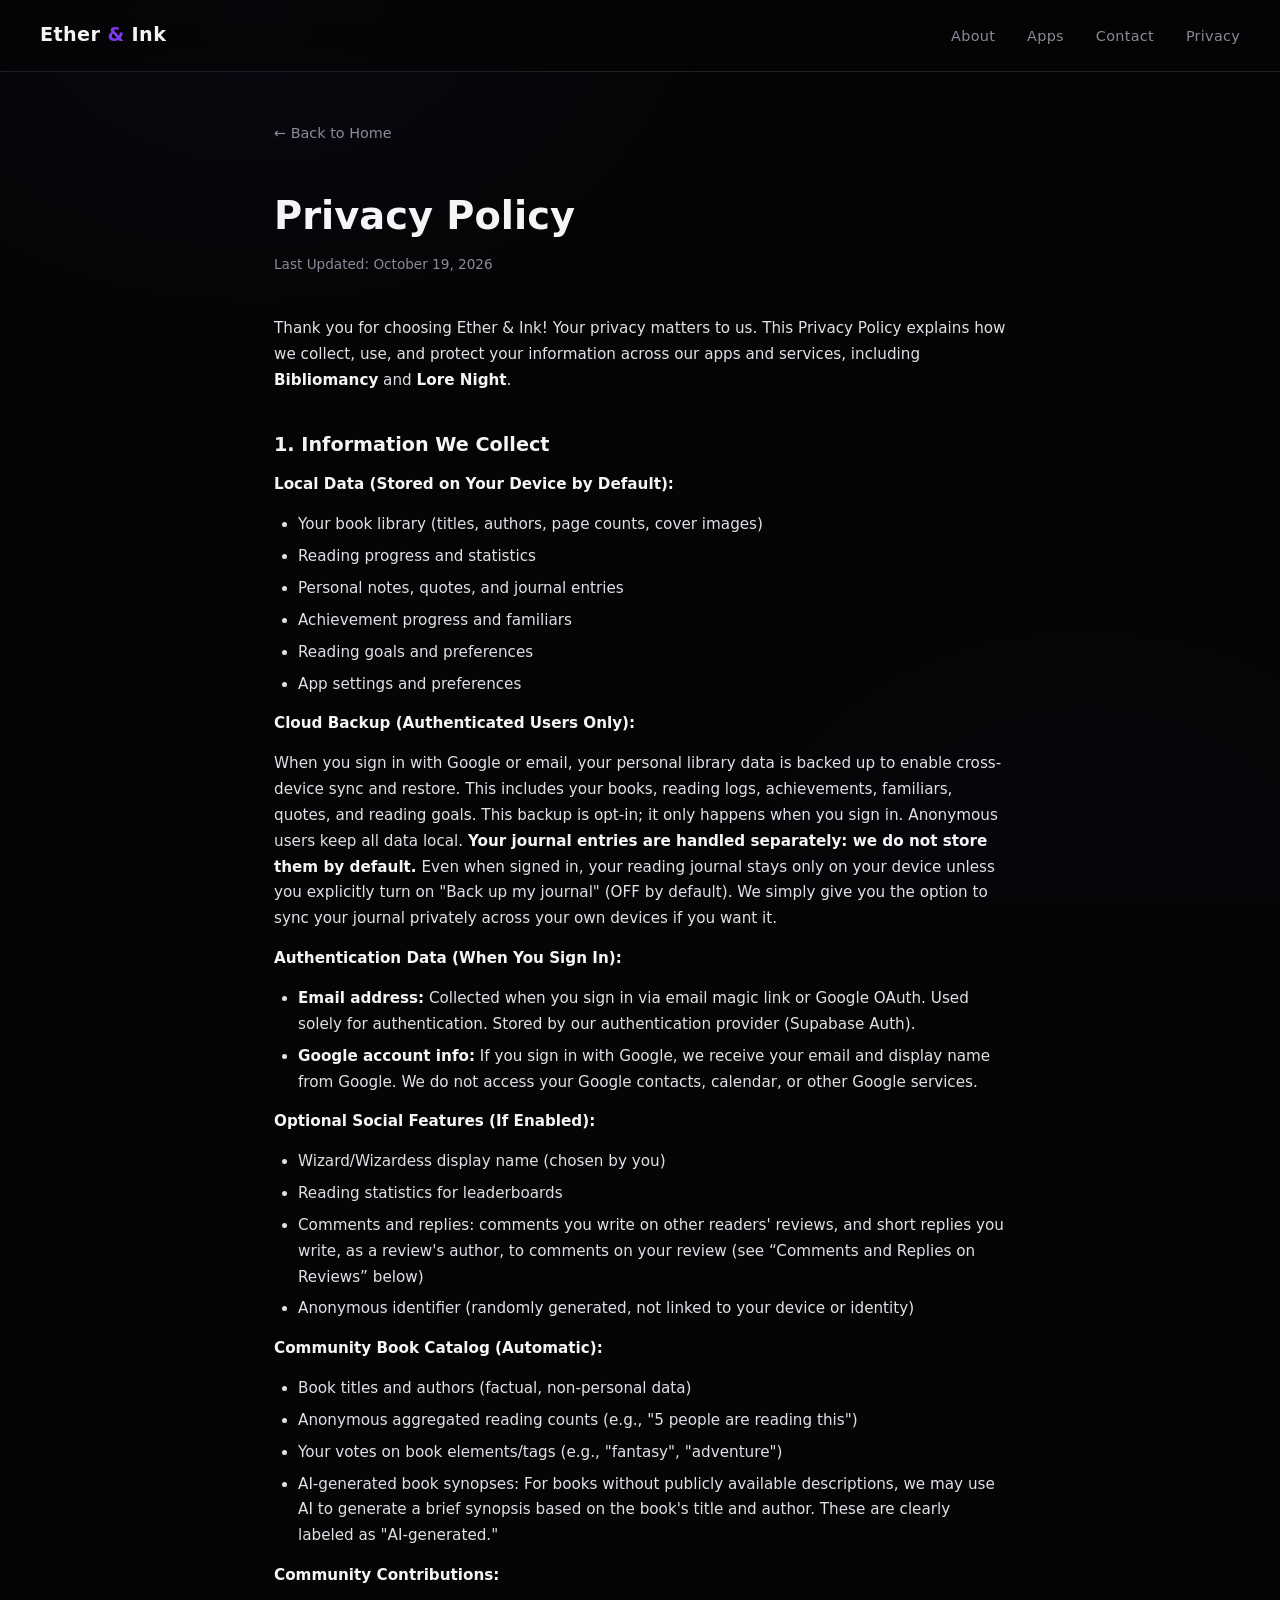
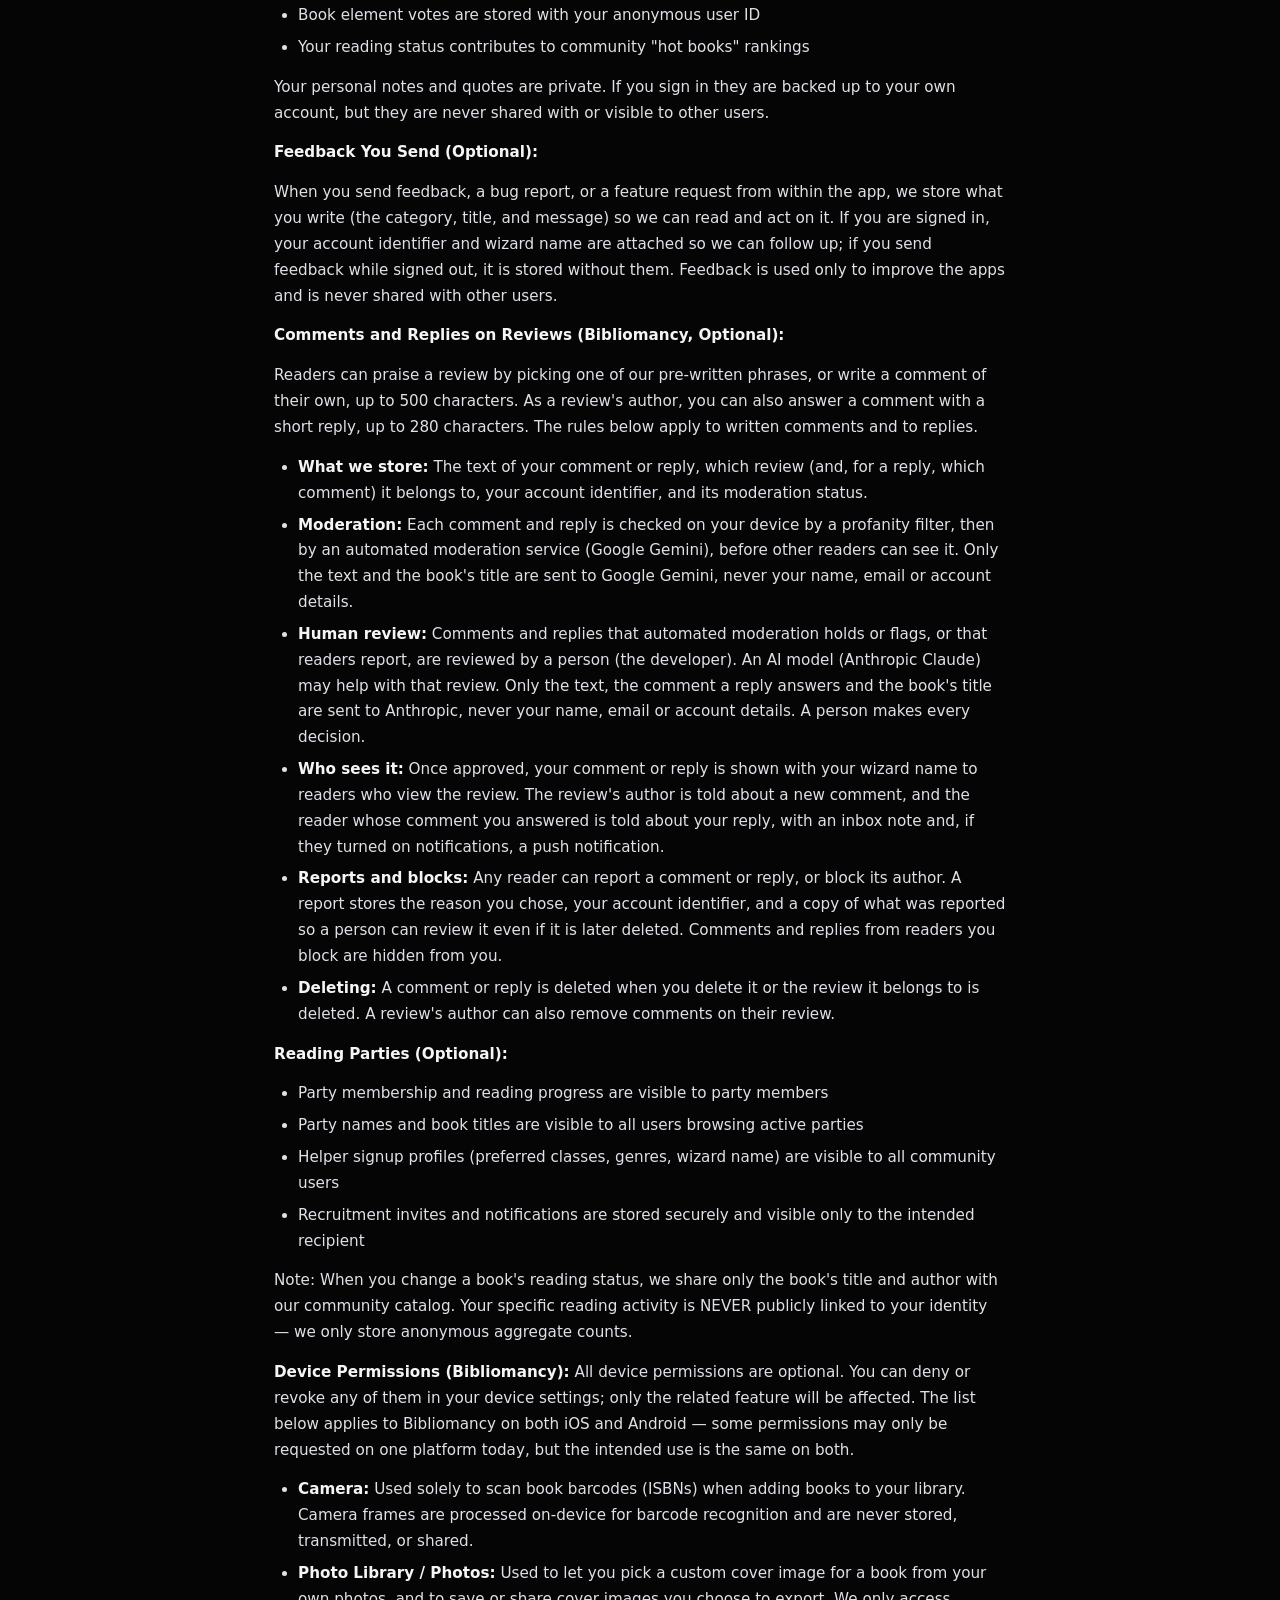
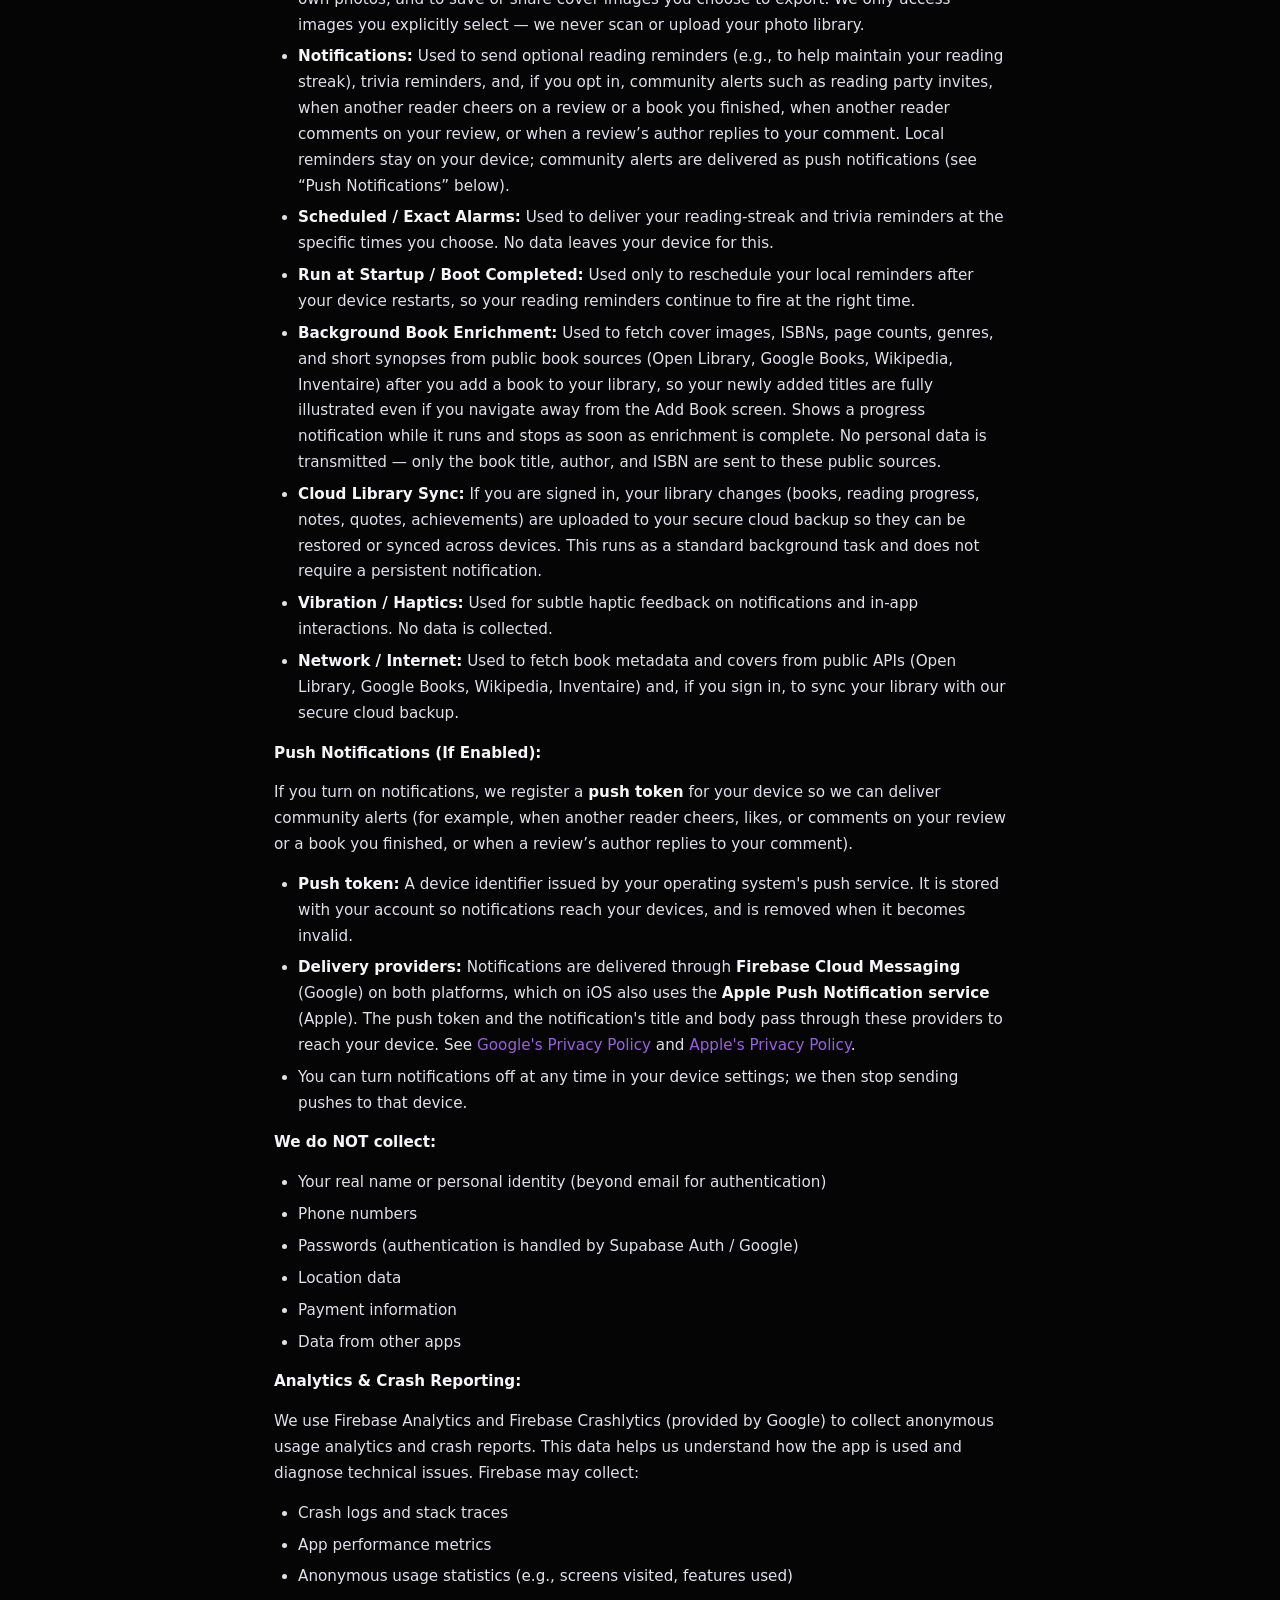
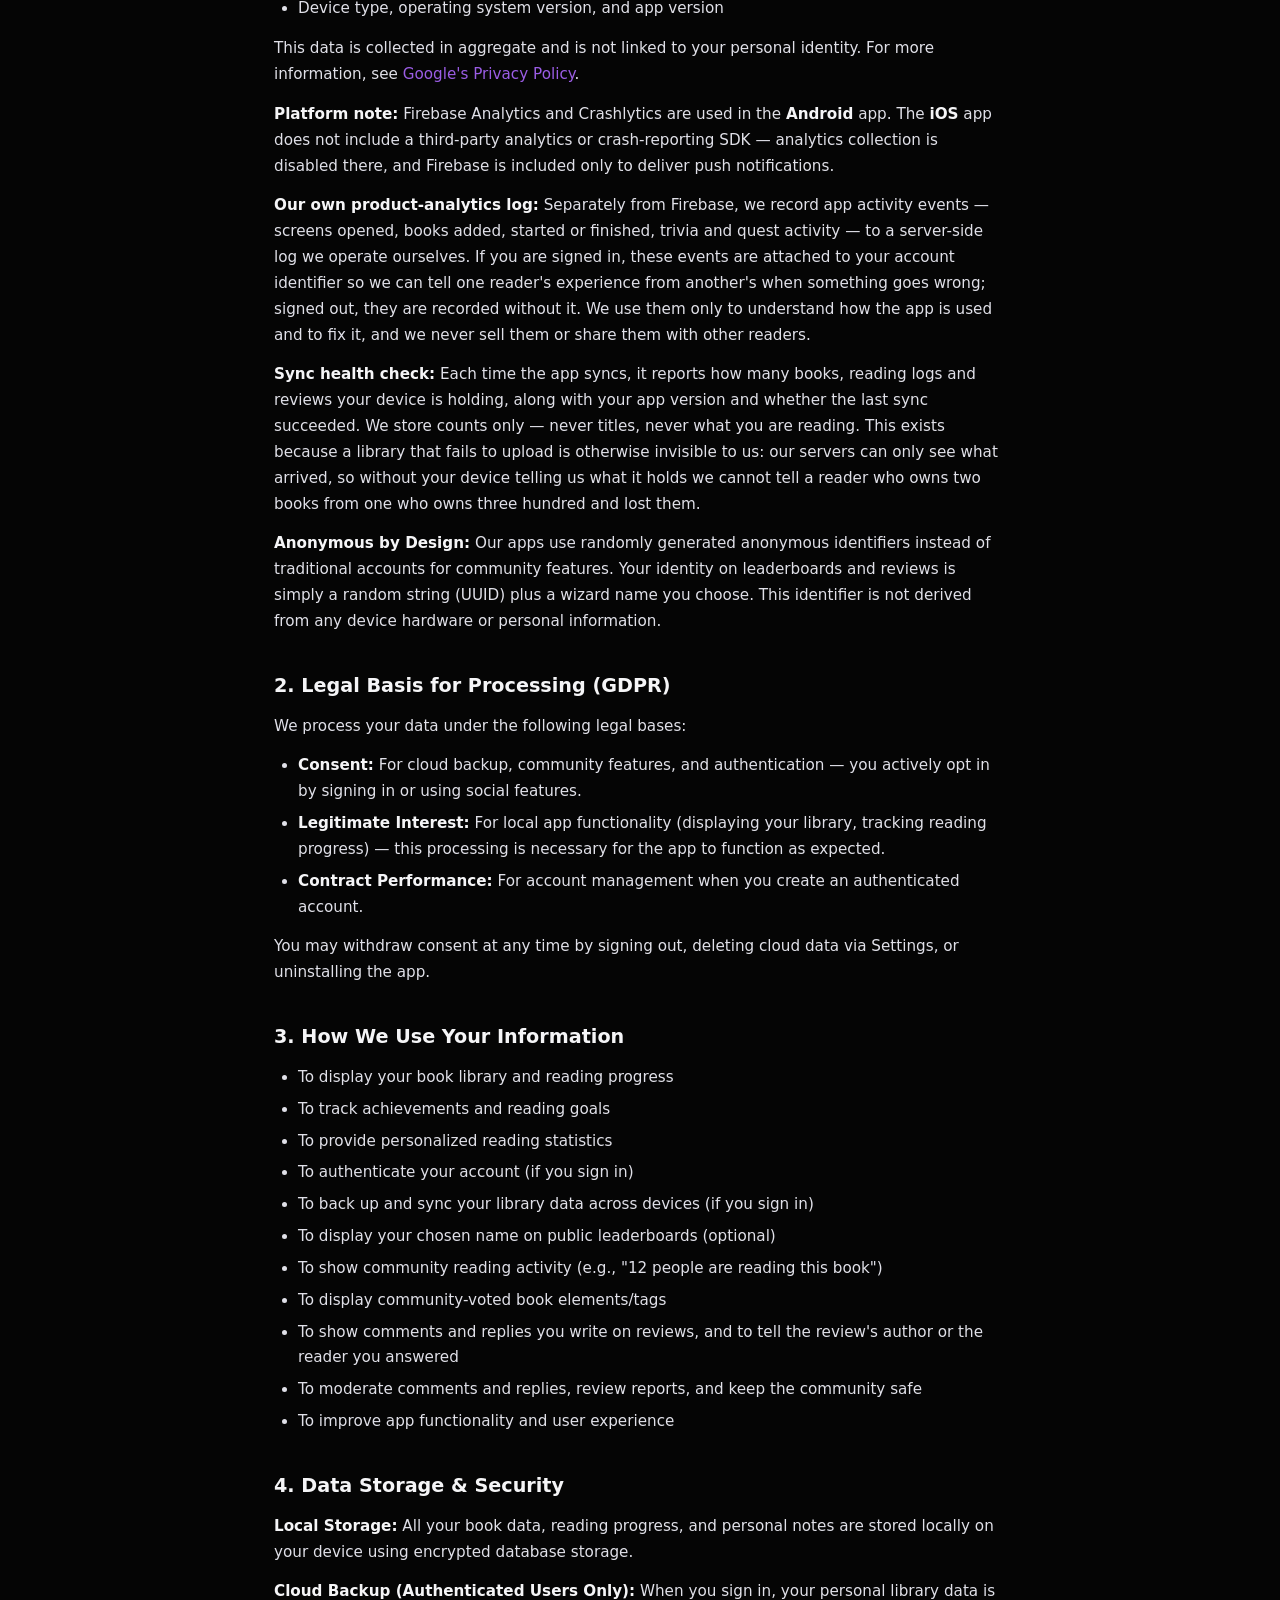
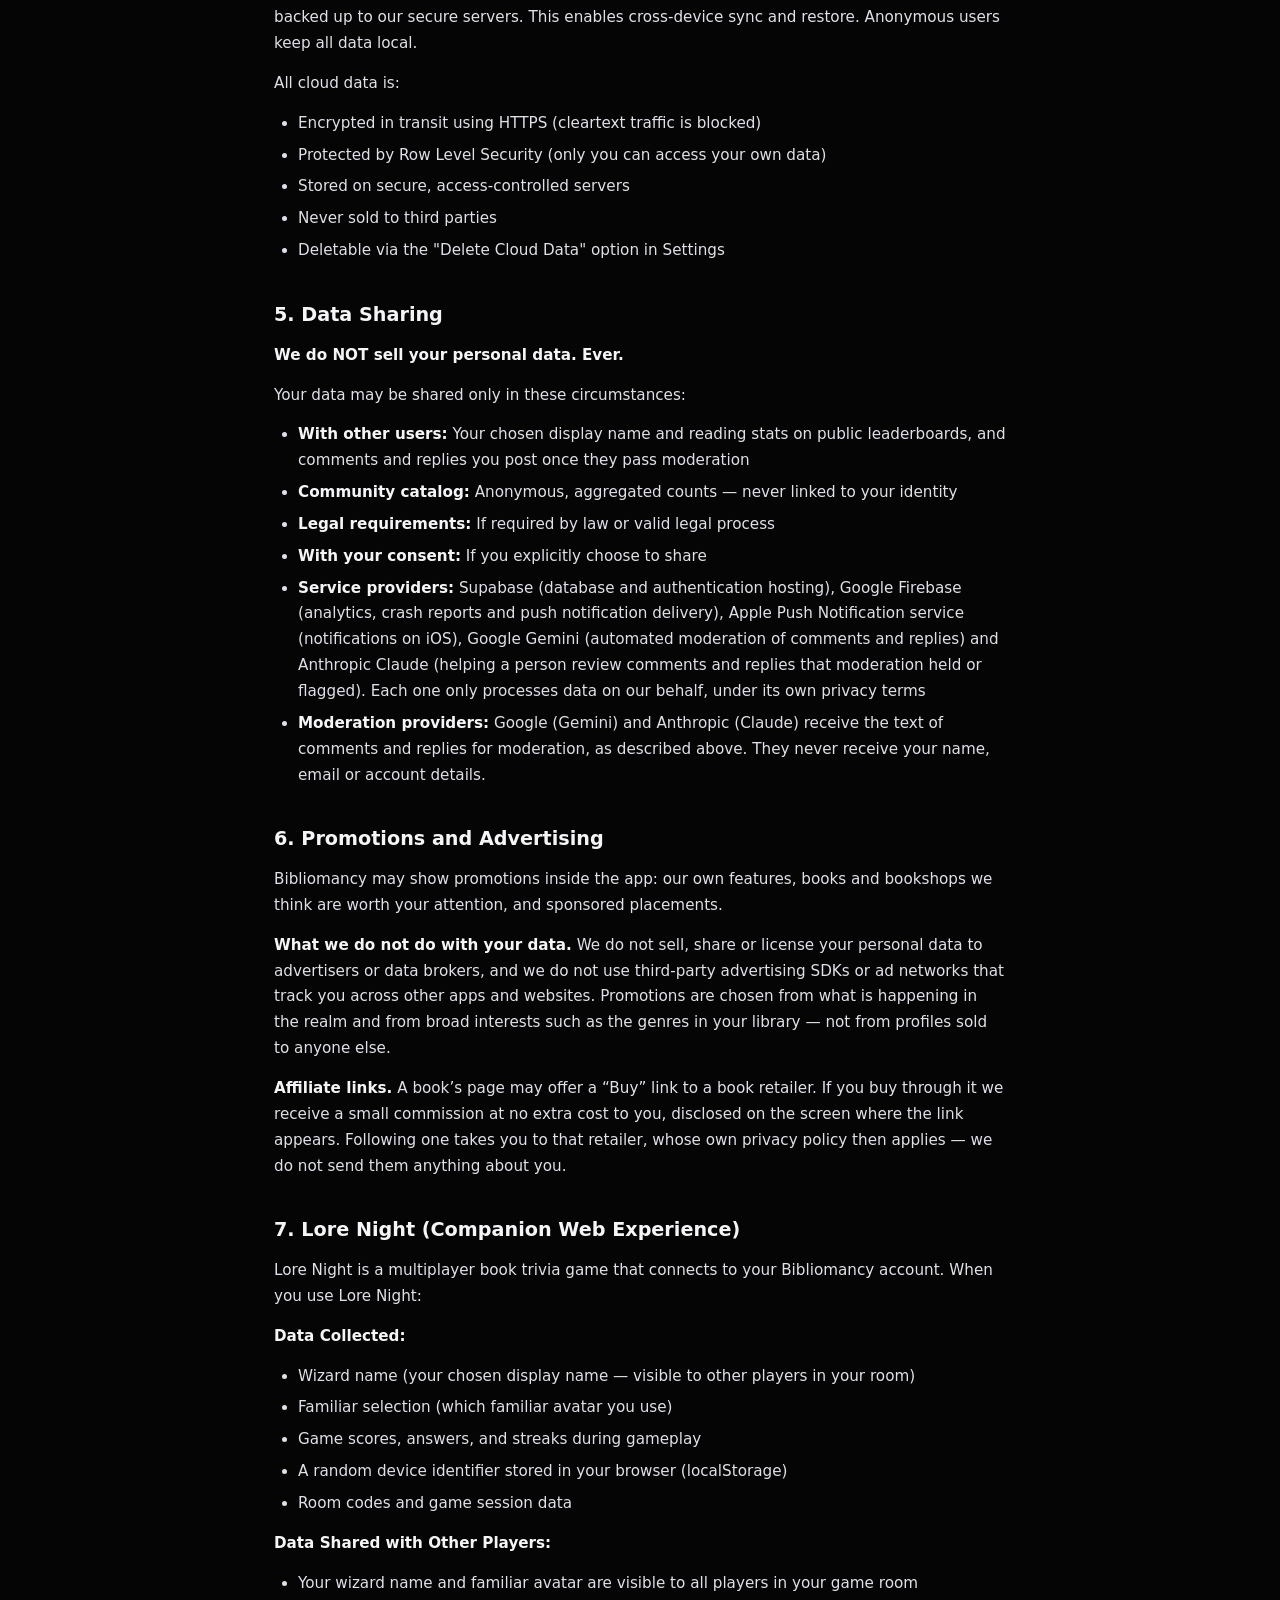
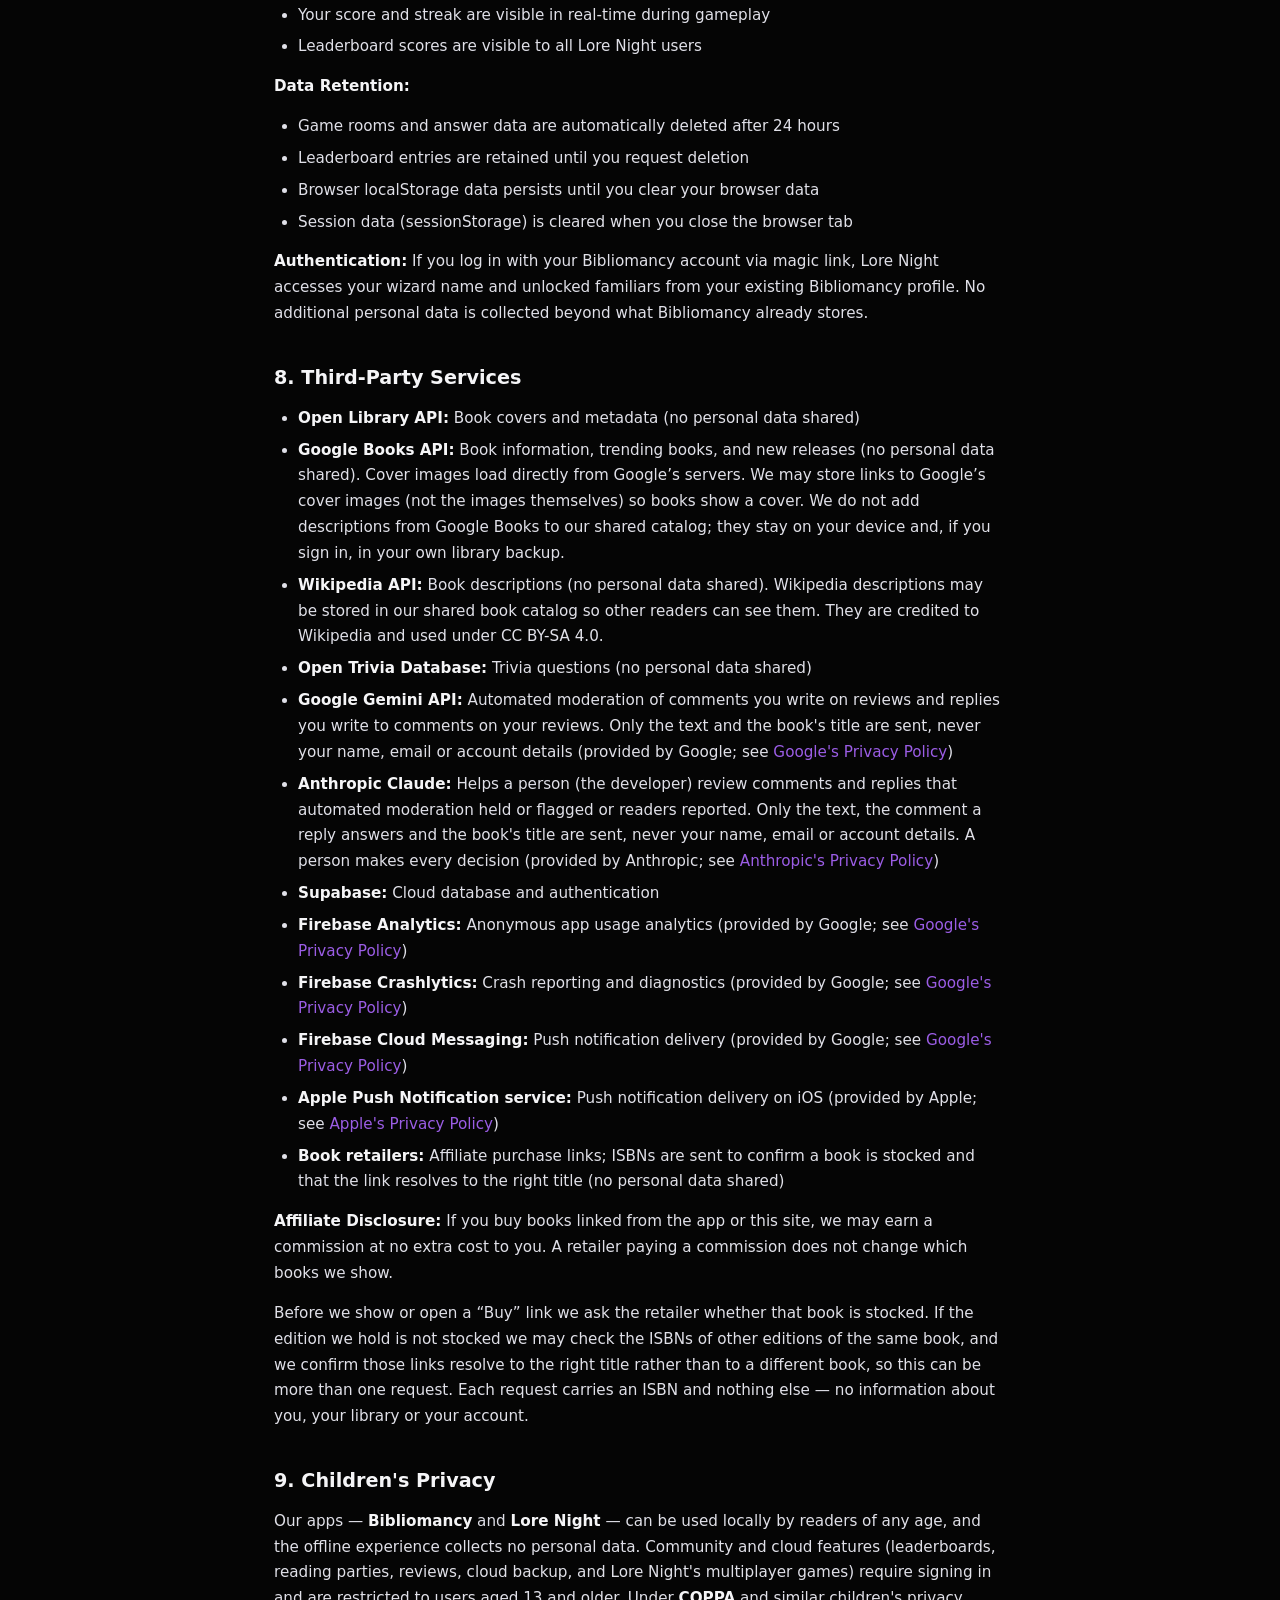
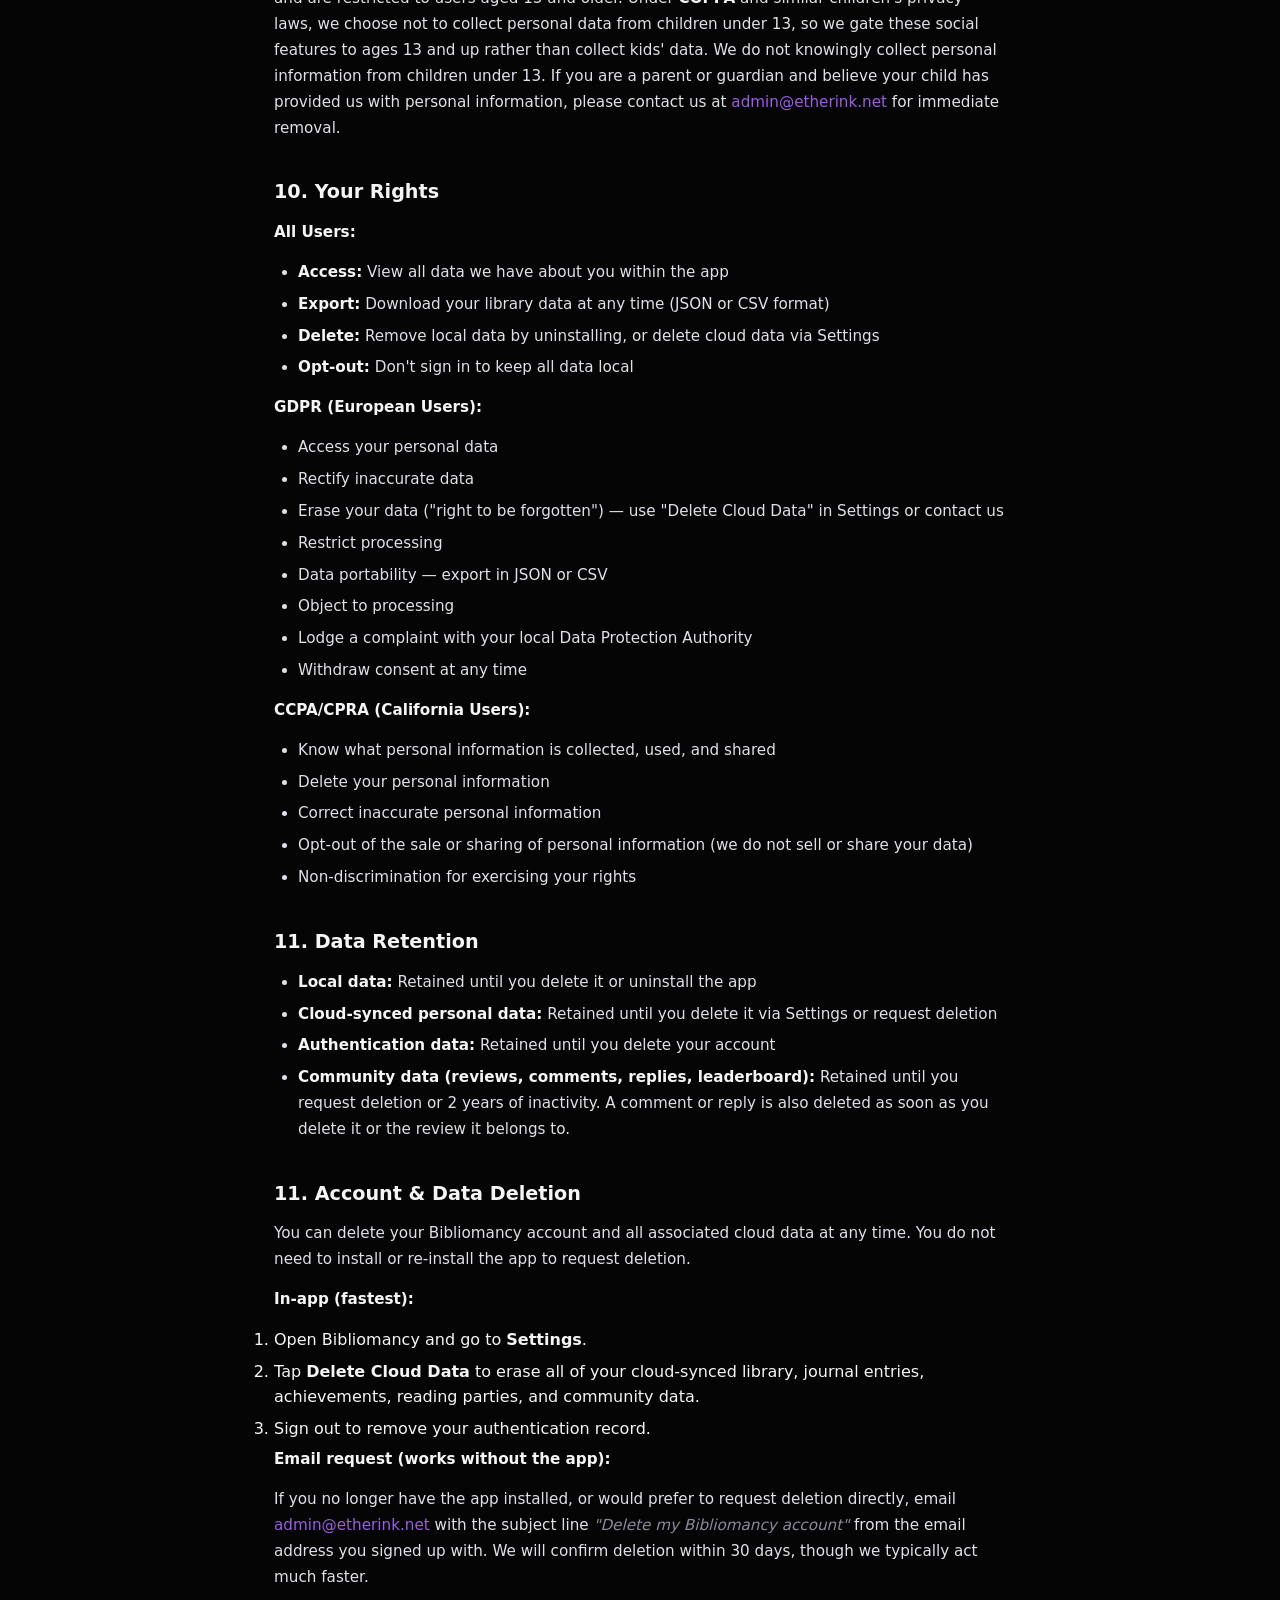
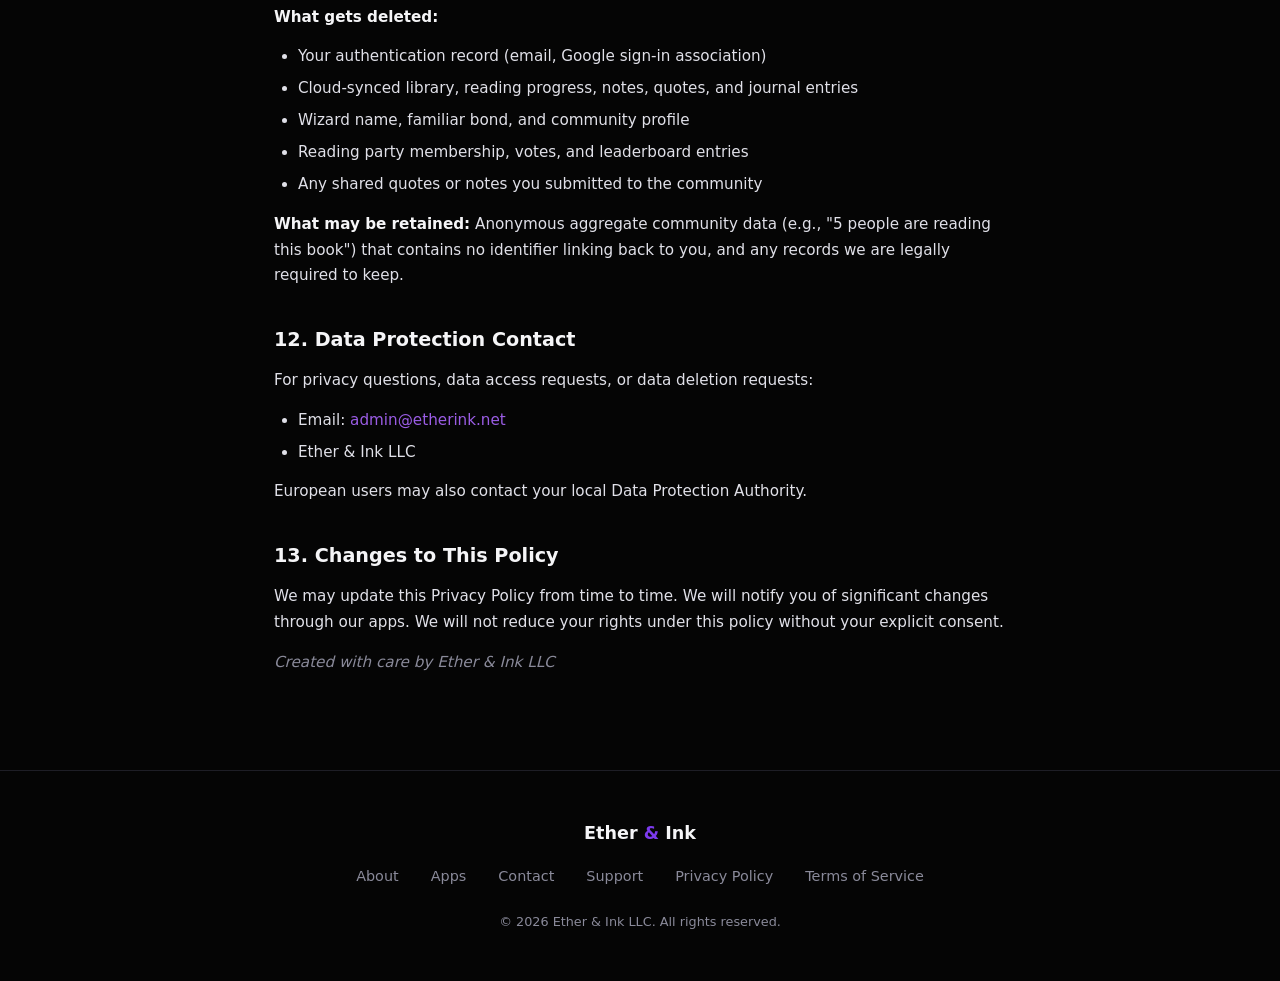
<file: privacy.html>
<!DOCTYPE html>
<html lang="en">
<head>
    <meta charset="UTF-8">
    <meta name="viewport" content="width=device-width, initial-scale=1.0">
    <title>Privacy Policy — Ether & Ink</title>
    <meta name="description" content="Privacy Policy for Ether & Ink apps including Bibliomancy and Lore Night.">
    <meta http-equiv="Content-Security-Policy" content="default-src 'self'; style-src 'self' 'unsafe-inline'; img-src 'self' data:; script-src 'none'; frame-ancestors 'none'; base-uri 'self'; form-action 'self'">
    <meta name="referrer" content="strict-origin-when-cross-origin">
    <link rel="canonical" href="https://etherink.net/privacy.html">
    <link rel="icon" type="image/svg+xml" href="data:image/svg+xml,<svg xmlns='http://www.w3.org/2000/svg' viewBox='0 0 100 100'><text y='.9em' font-size='90'>&#x2728;</text></svg>">
    <link rel="stylesheet" href="style.css">
</head>
<body>
    <a href="#main" class="skip-nav">Skip to content</a>
    <div class="bg-glow"></div>

    <nav aria-label="Main navigation">
        <a href="index.html" class="nav-logo">Ether <span>&</span> Ink</a>
        <ul class="nav-links">
            <li><a href="index.html#about">About</a></li>
            <li><a href="index.html#apps">Apps</a></li>
            <li><a href="index.html#contact">Contact</a></li>
            <li><a href="privacy.html">Privacy</a></li>
        </ul>
    </nav>

    <main id="main">
    <div class="container">
        <div class="legal-page">
            <a href="index.html" class="back-link">&larr; Back to Home</a>

            <h2>Privacy Policy</h2>
            <span class="updated">Last Updated: October 19, 2026</span>

            <p>Thank you for choosing Ether & Ink! Your privacy matters to us. This Privacy Policy explains how we collect, use, and protect your information across our apps and services, including <strong>Bibliomancy</strong> and <strong>Lore Night</strong>.</p>

            <h3>1. Information We Collect</h3>

            <p><strong>Local Data (Stored on Your Device by Default):</strong></p>
            <ul>
                <li>Your book library (titles, authors, page counts, cover images)</li>
                <li>Reading progress and statistics</li>
                <li>Personal notes, quotes, and journal entries</li>
                <li>Achievement progress and familiars</li>
                <li>Reading goals and preferences</li>
                <li>App settings and preferences</li>
            </ul>

            <p><strong>Cloud Backup (Authenticated Users Only):</strong></p>
            <p>When you sign in with Google or email, your personal library data is backed up to enable cross-device sync and restore. This includes your books, reading logs, achievements, familiars, quotes, and reading goals. This backup is opt-in; it only happens when you sign in. Anonymous users keep all data local. <strong>Your journal entries are handled separately: we do not store them by default.</strong> Even when signed in, your reading journal stays only on your device unless you explicitly turn on "Back up my journal" (OFF by default). We simply give you the option to sync your journal privately across your own devices if you want it.</p>

            <p><strong>Authentication Data (When You Sign In):</strong></p>
            <ul>
                <li><strong>Email address:</strong> Collected when you sign in via email magic link or Google OAuth. Used solely for authentication. Stored by our authentication provider (Supabase Auth).</li>
                <li><strong>Google account info:</strong> If you sign in with Google, we receive your email and display name from Google. We do not access your Google contacts, calendar, or other Google services.</li>
            </ul>

            <p><strong>Optional Social Features (If Enabled):</strong></p>
            <ul>
                <li>Wizard/Wizardess display name (chosen by you)</li>
                <li>Reading statistics for leaderboards</li>
                <li>Comments and replies: comments you write on other readers' reviews, and short replies you write, as a review's author, to comments on your review (see &ldquo;Comments and Replies on Reviews&rdquo; below)</li>
                <li>Anonymous identifier (randomly generated, not linked to your device or identity)</li>
            </ul>

            <p><strong>Community Book Catalog (Automatic):</strong></p>
            <ul>
                <li>Book titles and authors (factual, non-personal data)</li>
                <li>Anonymous aggregated reading counts (e.g., "5 people are reading this")</li>
                <li>Your votes on book elements/tags (e.g., "fantasy", "adventure")</li>
                <li>AI-generated book synopses: For books without publicly available descriptions, we may use AI to generate a brief synopsis based on the book's title and author. These are clearly labeled as "AI-generated."</li>
            </ul>

            <p><strong>Community Contributions:</strong></p>
            <ul>
                <li>Book element votes are stored with your anonymous user ID</li>
                <li>Your reading status contributes to community "hot books" rankings</li>
            </ul>
            <p>Your personal notes and quotes are private. If you sign in they are backed up to your own account, but they are never shared with or visible to other users.</p>

            <p><strong>Feedback You Send (Optional):</strong></p>
            <p>When you send feedback, a bug report, or a feature request from within the app, we store what you write (the category, title, and message) so we can read and act on it. If you are signed in, your account identifier and wizard name are attached so we can follow up; if you send feedback while signed out, it is stored without them. Feedback is used only to improve the apps and is never shared with other users.</p>

            <p><strong>Comments and Replies on Reviews (Bibliomancy, Optional):</strong></p>
            <p>Readers can praise a review by picking one of our pre-written phrases, or write a comment of their own, up to 500 characters. As a review's author, you can also answer a comment with a short reply, up to 280 characters. The rules below apply to written comments and to replies.</p>
            <ul>
                <li><strong>What we store:</strong> The text of your comment or reply, which review (and, for a reply, which comment) it belongs to, your account identifier, and its moderation status.</li>
                <li><strong>Moderation:</strong> Each comment and reply is checked on your device by a profanity filter, then by an automated moderation service (Google Gemini), before other readers can see it. Only the text and the book's title are sent to Google Gemini, never your name, email or account details.</li>
                <li><strong>Human review:</strong> Comments and replies that automated moderation holds or flags, or that readers report, are reviewed by a person (the developer). An AI model (Anthropic Claude) may help with that review. Only the text, the comment a reply answers and the book's title are sent to Anthropic, never your name, email or account details. A person makes every decision.</li>
                <li><strong>Who sees it:</strong> Once approved, your comment or reply is shown with your wizard name to readers who view the review. The review's author is told about a new comment, and the reader whose comment you answered is told about your reply, with an inbox note and, if they turned on notifications, a push notification.</li>
                <li><strong>Reports and blocks:</strong> Any reader can report a comment or reply, or block its author. A report stores the reason you chose, your account identifier, and a copy of what was reported so a person can review it even if it is later deleted. Comments and replies from readers you block are hidden from you.</li>
                <li><strong>Deleting:</strong> A comment or reply is deleted when you delete it or the review it belongs to is deleted. A review's author can also remove comments on their review.</li>
            </ul>

            <p><strong>Reading Parties (Optional):</strong></p>
            <ul>
                <li>Party membership and reading progress are visible to party members</li>
                <li>Party names and book titles are visible to all users browsing active parties</li>
                <li>Helper signup profiles (preferred classes, genres, wizard name) are visible to all community users</li>
                <li>Recruitment invites and notifications are stored securely and visible only to the intended recipient</li>
            </ul>

            <p>Note: When you change a book's reading status, we share only the book's title and author with our community catalog. Your specific reading activity is NEVER publicly linked to your identity &mdash; we only store anonymous aggregate counts.</p>

            <p><strong>Device Permissions (Bibliomancy):</strong> All device permissions are optional. You can deny or revoke any of them in your device settings; only the related feature will be affected. The list below applies to Bibliomancy on both iOS and Android &mdash; some permissions may only be requested on one platform today, but the intended use is the same on both.</p>
            <ul>
                <li><strong>Camera:</strong> Used solely to scan book barcodes (ISBNs) when adding books to your library. Camera frames are processed on-device for barcode recognition and are never stored, transmitted, or shared.</li>
                <li><strong>Photo Library / Photos:</strong> Used to let you pick a custom cover image for a book from your own photos, and to save or share cover images you choose to export. We only access images you explicitly select &mdash; we never scan or upload your photo library.</li>
                <li><strong>Notifications:</strong> Used to send optional reading reminders (e.g., to help maintain your reading streak), trivia reminders, and, if you opt in, community alerts such as reading party invites, when another reader cheers on a review or a book you finished, when another reader comments on your review, or when a review&rsquo;s author replies to your comment. Local reminders stay on your device; community alerts are delivered as push notifications (see &ldquo;Push Notifications&rdquo; below).</li>
                <li><strong>Scheduled / Exact Alarms:</strong> Used to deliver your reading-streak and trivia reminders at the specific times you choose. No data leaves your device for this.</li>
                <li><strong>Run at Startup / Boot Completed:</strong> Used only to reschedule your local reminders after your device restarts, so your reading reminders continue to fire at the right time.</li>
                <li><strong>Background Book Enrichment:</strong> Used to fetch cover images, ISBNs, page counts, genres, and short synopses from public book sources (Open Library, Google Books, Wikipedia, Inventaire) after you add a book to your library, so your newly added titles are fully illustrated even if you navigate away from the Add Book screen. Shows a progress notification while it runs and stops as soon as enrichment is complete. No personal data is transmitted &mdash; only the book title, author, and ISBN are sent to these public sources.</li>
                <li><strong>Cloud Library Sync:</strong> If you are signed in, your library changes (books, reading progress, notes, quotes, achievements) are uploaded to your secure cloud backup so they can be restored or synced across devices. This runs as a standard background task and does not require a persistent notification.</li>
                <li><strong>Vibration / Haptics:</strong> Used for subtle haptic feedback on notifications and in-app interactions. No data is collected.</li>
                <li><strong>Network / Internet:</strong> Used to fetch book metadata and covers from public APIs (Open Library, Google Books, Wikipedia, Inventaire) and, if you sign in, to sync your library with our secure cloud backup.</li>
            </ul>

            <p><strong>Push Notifications (If Enabled):</strong></p>
            <p>If you turn on notifications, we register a <strong>push token</strong> for your device so we can deliver community alerts (for example, when another reader cheers, likes, or comments on your review or a book you finished, or when a review&rsquo;s author replies to your comment).</p>
            <ul>
                <li><strong>Push token:</strong> A device identifier issued by your operating system's push service. It is stored with your account so notifications reach your devices, and is removed when it becomes invalid.</li>
                <li><strong>Delivery providers:</strong> Notifications are delivered through <strong>Firebase Cloud Messaging</strong> (Google) on both platforms, which on iOS also uses the <strong>Apple Push Notification service</strong> (Apple). The push token and the notification's title and body pass through these providers to reach your device. See <a href="https://policies.google.com/privacy" target="_blank" rel="noopener">Google's Privacy Policy</a> and <a href="https://www.apple.com/legal/privacy/" target="_blank" rel="noopener">Apple's Privacy Policy</a>.</li>
                <li>You can turn notifications off at any time in your device settings; we then stop sending pushes to that device.</li>
            </ul>

            <p><strong>We do NOT collect:</strong></p>
            <ul>
                <li>Your real name or personal identity (beyond email for authentication)</li>
                <li>Phone numbers</li>
                <li>Passwords (authentication is handled by Supabase Auth / Google)</li>
                <li>Location data</li>
                <li>Payment information</li>
                <li>Data from other apps</li>
            </ul>

            <p><strong>Analytics &amp; Crash Reporting:</strong></p>
            <p>We use Firebase Analytics and Firebase Crashlytics (provided by Google) to collect anonymous usage analytics and crash reports. This data helps us understand how the app is used and diagnose technical issues. Firebase may collect:</p>
            <ul>
                <li>Crash logs and stack traces</li>
                <li>App performance metrics</li>
                <li>Anonymous usage statistics (e.g., screens visited, features used)</li>
                <li>Device type, operating system version, and app version</li>
            </ul>
            <p>This data is collected in aggregate and is not linked to your personal identity. For more information, see <a href="https://policies.google.com/privacy">Google's Privacy Policy</a>.</p>
            <p><strong>Platform note:</strong> Firebase Analytics and Crashlytics are used in the <strong>Android</strong> app. The <strong>iOS</strong> app does not include a third-party analytics or crash-reporting SDK &mdash; analytics collection is disabled there, and Firebase is included only to deliver push notifications.</p>

            <p><strong>Our own product-analytics log:</strong> Separately from Firebase, we record app activity events &mdash; screens opened, books added, started or finished, trivia and quest activity &mdash; to a server-side log we operate ourselves. If you are signed in, these events are attached to your account identifier so we can tell one reader's experience from another's when something goes wrong; signed out, they are recorded without it. We use them only to understand how the app is used and to fix it, and we never sell them or share them with other readers.</p>

            <p><strong>Sync health check:</strong> Each time the app syncs, it reports how many books, reading logs and reviews your device is holding, along with your app version and whether the last sync succeeded. We store counts only &mdash; never titles, never what you are reading. This exists because a library that fails to upload is otherwise invisible to us: our servers can only see what arrived, so without your device telling us what it holds we cannot tell a reader who owns two books from one who owns three hundred and lost them.</p>

            <p><strong>Anonymous by Design:</strong> Our apps use randomly generated anonymous identifiers instead of traditional accounts for community features. Your identity on leaderboards and reviews is simply a random string (UUID) plus a wizard name you choose. This identifier is not derived from any device hardware or personal information.</p>

            <h3>2. Legal Basis for Processing (GDPR)</h3>
            <p>We process your data under the following legal bases:</p>
            <ul>
                <li><strong>Consent:</strong> For cloud backup, community features, and authentication &mdash; you actively opt in by signing in or using social features.</li>
                <li><strong>Legitimate Interest:</strong> For local app functionality (displaying your library, tracking reading progress) &mdash; this processing is necessary for the app to function as expected.</li>
                <li><strong>Contract Performance:</strong> For account management when you create an authenticated account.</li>
            </ul>
            <p>You may withdraw consent at any time by signing out, deleting cloud data via Settings, or uninstalling the app.</p>

            <h3>3. How We Use Your Information</h3>
            <ul>
                <li>To display your book library and reading progress</li>
                <li>To track achievements and reading goals</li>
                <li>To provide personalized reading statistics</li>
                <li>To authenticate your account (if you sign in)</li>
                <li>To back up and sync your library data across devices (if you sign in)</li>
                <li>To display your chosen name on public leaderboards (optional)</li>
                <li>To show community reading activity (e.g., "12 people are reading this book")</li>
                <li>To display community-voted book elements/tags</li>
                <li>To show comments and replies you write on reviews, and to tell the review's author or the reader you answered</li>
                <li>To moderate comments and replies, review reports, and keep the community safe</li>
                <li>To improve app functionality and user experience</li>
            </ul>

            <h3>4. Data Storage &amp; Security</h3>
            <p><strong>Local Storage:</strong> All your book data, reading progress, and personal notes are stored locally on your device using encrypted database storage.</p>
            <p><strong>Cloud Backup (Authenticated Users Only):</strong> When you sign in, your personal library data is backed up to our secure servers. This enables cross-device sync and restore. Anonymous users keep all data local.</p>
            <p>All cloud data is:</p>
            <ul>
                <li>Encrypted in transit using HTTPS (cleartext traffic is blocked)</li>
                <li>Protected by Row Level Security (only you can access your own data)</li>
                <li>Stored on secure, access-controlled servers</li>
                <li>Never sold to third parties</li>
                <li>Deletable via the "Delete Cloud Data" option in Settings</li>
            </ul>

            <h3>5. Data Sharing</h3>
            <p><strong>We do NOT sell your personal data. Ever.</strong></p>
            <p>Your data may be shared only in these circumstances:</p>
            <ul>
                <li><strong>With other users:</strong> Your chosen display name and reading stats on public leaderboards, and comments and replies you post once they pass moderation</li>
                <li><strong>Community catalog:</strong> Anonymous, aggregated counts &mdash; never linked to your identity</li>
                <li><strong>Legal requirements:</strong> If required by law or valid legal process</li>
                <li><strong>With your consent:</strong> If you explicitly choose to share</li>
                <li><strong>Service providers:</strong> Supabase (database and authentication hosting), Google Firebase (analytics, crash reports and push notification delivery), Apple Push Notification service (notifications on iOS), Google Gemini (automated moderation of comments and replies) and Anthropic Claude (helping a person review comments and replies that moderation held or flagged). Each one only processes data on our behalf, under its own privacy terms</li>
                <li><strong>Moderation providers:</strong> Google (Gemini) and Anthropic (Claude) receive the text of comments and replies for moderation, as described above. They never receive your name, email or account details.</li>
            </ul>

            <h3>6. Promotions and Advertising</h3>
            <p>Bibliomancy may show promotions inside the app: our own features, books and bookshops we think are worth your attention, and sponsored placements.</p>
            <p><strong>What we do not do with your data.</strong> We do not sell, share or license your personal data to advertisers or data brokers, and we do not use third-party advertising SDKs or ad networks that track you across other apps and websites. Promotions are chosen from what is happening in the realm and from broad interests such as the genres in your library &mdash; not from profiles sold to anyone else.</p>
            <p><strong>Affiliate links.</strong> A book&rsquo;s page may offer a &ldquo;Buy&rdquo; link to a book retailer. If you buy through it we receive a small commission at no extra cost to you, disclosed on the screen where the link appears. Following one takes you to that retailer, whose own privacy policy then applies &mdash; we do not send them anything about you.</p>

<h3>7. Lore Night (Companion Web Experience)</h3>
            <p>Lore Night is a multiplayer book trivia game that connects to your Bibliomancy account. When you use Lore Night:</p>

            <p><strong>Data Collected:</strong></p>
            <ul>
                <li>Wizard name (your chosen display name &mdash; visible to other players in your room)</li>
                <li>Familiar selection (which familiar avatar you use)</li>
                <li>Game scores, answers, and streaks during gameplay</li>
                <li>A random device identifier stored in your browser (localStorage)</li>
                <li>Room codes and game session data</li>
            </ul>

            <p><strong>Data Shared with Other Players:</strong></p>
            <ul>
                <li>Your wizard name and familiar avatar are visible to all players in your game room</li>
                <li>Your score and streak are visible in real-time during gameplay</li>
                <li>Leaderboard scores are visible to all Lore Night users</li>
            </ul>

            <p><strong>Data Retention:</strong></p>
            <ul>
                <li>Game rooms and answer data are automatically deleted after 24 hours</li>
                <li>Leaderboard entries are retained until you request deletion</li>
                <li>Browser localStorage data persists until you clear your browser data</li>
                <li>Session data (sessionStorage) is cleared when you close the browser tab</li>
            </ul>

            <p><strong>Authentication:</strong> If you log in with your Bibliomancy account via magic link, Lore Night accesses your wizard name and unlocked familiars from your existing Bibliomancy profile. No additional personal data is collected beyond what Bibliomancy already stores.</p>

            <h3>8. Third-Party Services</h3>
            <ul>
                <li><strong>Open Library API:</strong> Book covers and metadata (no personal data shared)</li>
                <li><strong>Google Books API:</strong> Book information, trending books, and new releases (no personal data shared). Cover images load directly from Google&rsquo;s servers. We may store links to Google&rsquo;s cover images (not the images themselves) so books show a cover. We do not add descriptions from Google Books to our shared catalog; they stay on your device and, if you sign in, in your own library backup.</li>
                <li><strong>Wikipedia API:</strong> Book descriptions (no personal data shared). Wikipedia descriptions may be stored in our shared book catalog so other readers can see them. They are credited to Wikipedia and used under CC BY-SA 4.0.</li>
                <li><strong>Open Trivia Database:</strong> Trivia questions (no personal data shared)</li>
                <li><strong>Google Gemini API:</strong> Automated moderation of comments you write on reviews and replies you write to comments on your reviews. Only the text and the book's title are sent, never your name, email or account details (provided by Google; see <a href="https://policies.google.com/privacy">Google's Privacy Policy</a>)</li>
                <li><strong>Anthropic Claude:</strong> Helps a person (the developer) review comments and replies that automated moderation held or flagged or readers reported. Only the text, the comment a reply answers and the book's title are sent, never your name, email or account details. A person makes every decision (provided by Anthropic; see <a href="https://www.anthropic.com/legal/privacy">Anthropic's Privacy Policy</a>)</li>
                <li><strong>Supabase:</strong> Cloud database and authentication</li>
                <li><strong>Firebase Analytics:</strong> Anonymous app usage analytics (provided by Google; see <a href="https://policies.google.com/privacy">Google's Privacy Policy</a>)</li>
                <li><strong>Firebase Crashlytics:</strong> Crash reporting and diagnostics (provided by Google; see <a href="https://policies.google.com/privacy">Google's Privacy Policy</a>)</li>
                <li><strong>Firebase Cloud Messaging:</strong> Push notification delivery (provided by Google; see <a href="https://policies.google.com/privacy">Google's Privacy Policy</a>)</li>
                <li><strong>Apple Push Notification service:</strong> Push notification delivery on iOS (provided by Apple; see <a href="https://www.apple.com/legal/privacy/">Apple's Privacy Policy</a>)</li>
                <li><strong>Book retailers:</strong> Affiliate purchase links; ISBNs are sent to confirm a book is stocked and that the link resolves to the right title (no personal data shared)</li>
            </ul>
            <p><strong>Affiliate Disclosure:</strong> If you buy books linked from the app or this site, we may earn a commission at no extra cost to you. A retailer paying a commission does not change which books we show.</p>
            <p>Before we show or open a &ldquo;Buy&rdquo; link we ask the retailer whether that book is stocked. If the edition we hold is not stocked we may check the ISBNs of other editions of the same book, and we confirm those links resolve to the right title rather than to a different book, so this can be more than one request. Each request carries an ISBN and nothing else &mdash; no information about you, your library or your account.</p>

            <h3>9. Children's Privacy</h3>
            <p>Our apps &mdash; <strong>Bibliomancy</strong> and <strong>Lore Night</strong> &mdash; can be used locally by readers of any age, and the offline experience collects no personal data. Community and cloud features (leaderboards, reading parties, reviews, cloud backup, and Lore Night's multiplayer games) require signing in and are restricted to users aged 13 and older. Under <strong>COPPA</strong> and similar children's privacy laws, we choose not to collect personal data from children under 13, so we gate these social features to ages 13 and up rather than collect kids' data. We do not knowingly collect personal information from children under 13. If you are a parent or guardian and believe your child has provided us with personal information, please contact us at <a href="mailto:admin@etherink.net">admin@etherink.net</a> for immediate removal.</p>

            <h3>10. Your Rights</h3>
            <p><strong>All Users:</strong></p>
            <ul>
                <li><strong>Access:</strong> View all data we have about you within the app</li>
                <li><strong>Export:</strong> Download your library data at any time (JSON or CSV format)</li>
                <li><strong>Delete:</strong> Remove local data by uninstalling, or delete cloud data via Settings</li>
                <li><strong>Opt-out:</strong> Don't sign in to keep all data local</li>
            </ul>

            <p><strong>GDPR (European Users):</strong></p>
            <ul>
                <li>Access your personal data</li>
                <li>Rectify inaccurate data</li>
                <li>Erase your data ("right to be forgotten") &mdash; use "Delete Cloud Data" in Settings or contact us</li>
                <li>Restrict processing</li>
                <li>Data portability &mdash; export in JSON or CSV</li>
                <li>Object to processing</li>
                <li>Lodge a complaint with your local Data Protection Authority</li>
                <li>Withdraw consent at any time</li>
            </ul>

            <p><strong>CCPA/CPRA (California Users):</strong></p>
            <ul>
                <li>Know what personal information is collected, used, and shared</li>
                <li>Delete your personal information</li>
                <li>Correct inaccurate personal information</li>
                <li>Opt-out of the sale or sharing of personal information (we do not sell or share your data)</li>
                <li>Non-discrimination for exercising your rights</li>
            </ul>

            <h3>11. Data Retention</h3>
            <ul>
                <li><strong>Local data:</strong> Retained until you delete it or uninstall the app</li>
                <li><strong>Cloud-synced personal data:</strong> Retained until you delete it via Settings or request deletion</li>
                <li><strong>Authentication data:</strong> Retained until you delete your account</li>
                <li><strong>Community data (reviews, comments, replies, leaderboard):</strong> Retained until you request deletion or 2 years of inactivity. A comment or reply is also deleted as soon as you delete it or the review it belongs to.</li>
            </ul>

            <h3 id="data-deletion">11. Account &amp; Data Deletion</h3>
            <p>You can delete your Bibliomancy account and all associated cloud data at any time. You do not need to install or re-install the app to request deletion.</p>

            <p><strong>In-app (fastest):</strong></p>
            <ol>
                <li>Open Bibliomancy and go to <strong>Settings</strong>.</li>
                <li>Tap <strong>Delete Cloud Data</strong> to erase all of your cloud-synced library, journal entries, achievements, reading parties, and community data.</li>
                <li>Sign out to remove your authentication record.</li>
            </ol>

            <p><strong>Email request (works without the app):</strong></p>
            <p>If you no longer have the app installed, or would prefer to request deletion directly, email <a href="mailto:admin@etherink.net?subject=Delete%20my%20Bibliomancy%20account&amp;body=Please%20delete%20my%20Bibliomancy%20account%20and%20all%20associated%20cloud%20data.%20I%20signed%20up%20with%20the%20email%20address%20below%3A%0A%0A(your%20signup%20email)">admin@etherink.net</a> with the subject line <em>"Delete my Bibliomancy account"</em> from the email address you signed up with. We will confirm deletion within 30 days, though we typically act much faster.</p>

            <p><strong>What gets deleted:</strong></p>
            <ul>
                <li>Your authentication record (email, Google sign-in association)</li>
                <li>Cloud-synced library, reading progress, notes, quotes, and journal entries</li>
                <li>Wizard name, familiar bond, and community profile</li>
                <li>Reading party membership, votes, and leaderboard entries</li>
                <li>Any shared quotes or notes you submitted to the community</li>
            </ul>

            <p><strong>What may be retained:</strong> Anonymous aggregate community data (e.g., "5 people are reading this book") that contains no identifier linking back to you, and any records we are legally required to keep.</p>

            <h3>12. Data Protection Contact</h3>
            <p>For privacy questions, data access requests, or data deletion requests:</p>
            <ul>
                <li>Email: <a href="mailto:admin@etherink.net">admin@etherink.net</a></li>
                <li>Ether & Ink LLC</li>
            </ul>
            <p>European users may also contact your local Data Protection Authority.</p>

            <h3>13. Changes to This Policy</h3>
            <p>We may update this Privacy Policy from time to time. We will notify you of significant changes through our apps. We will not reduce your rights under this policy without your explicit consent.</p>

            <p><em>Created with care by Ether & Ink LLC</em></p>
        </div>
    </div>
    </main>

    <!-- Footer -->
    <footer>
        <div class="footer-inner">
            <div class="footer-logo">Ether <span>&</span> Ink</div>
            <ul class="footer-links">
                <li><a href="index.html#about">About</a></li>
                <li><a href="index.html#apps">Apps</a></li>
                <li><a href="index.html#contact">Contact</a></li>
                <li><a href="support.html">Support</a></li>
                <li><a href="privacy.html">Privacy Policy</a></li>
                <li><a href="terms.html">Terms of Service</a></li>
            </ul>
            <p class="footer-copy">&copy; 2026 Ether & Ink LLC. All rights reserved.</p>
        </div>
    </footer>

</body>
</html>
</file>
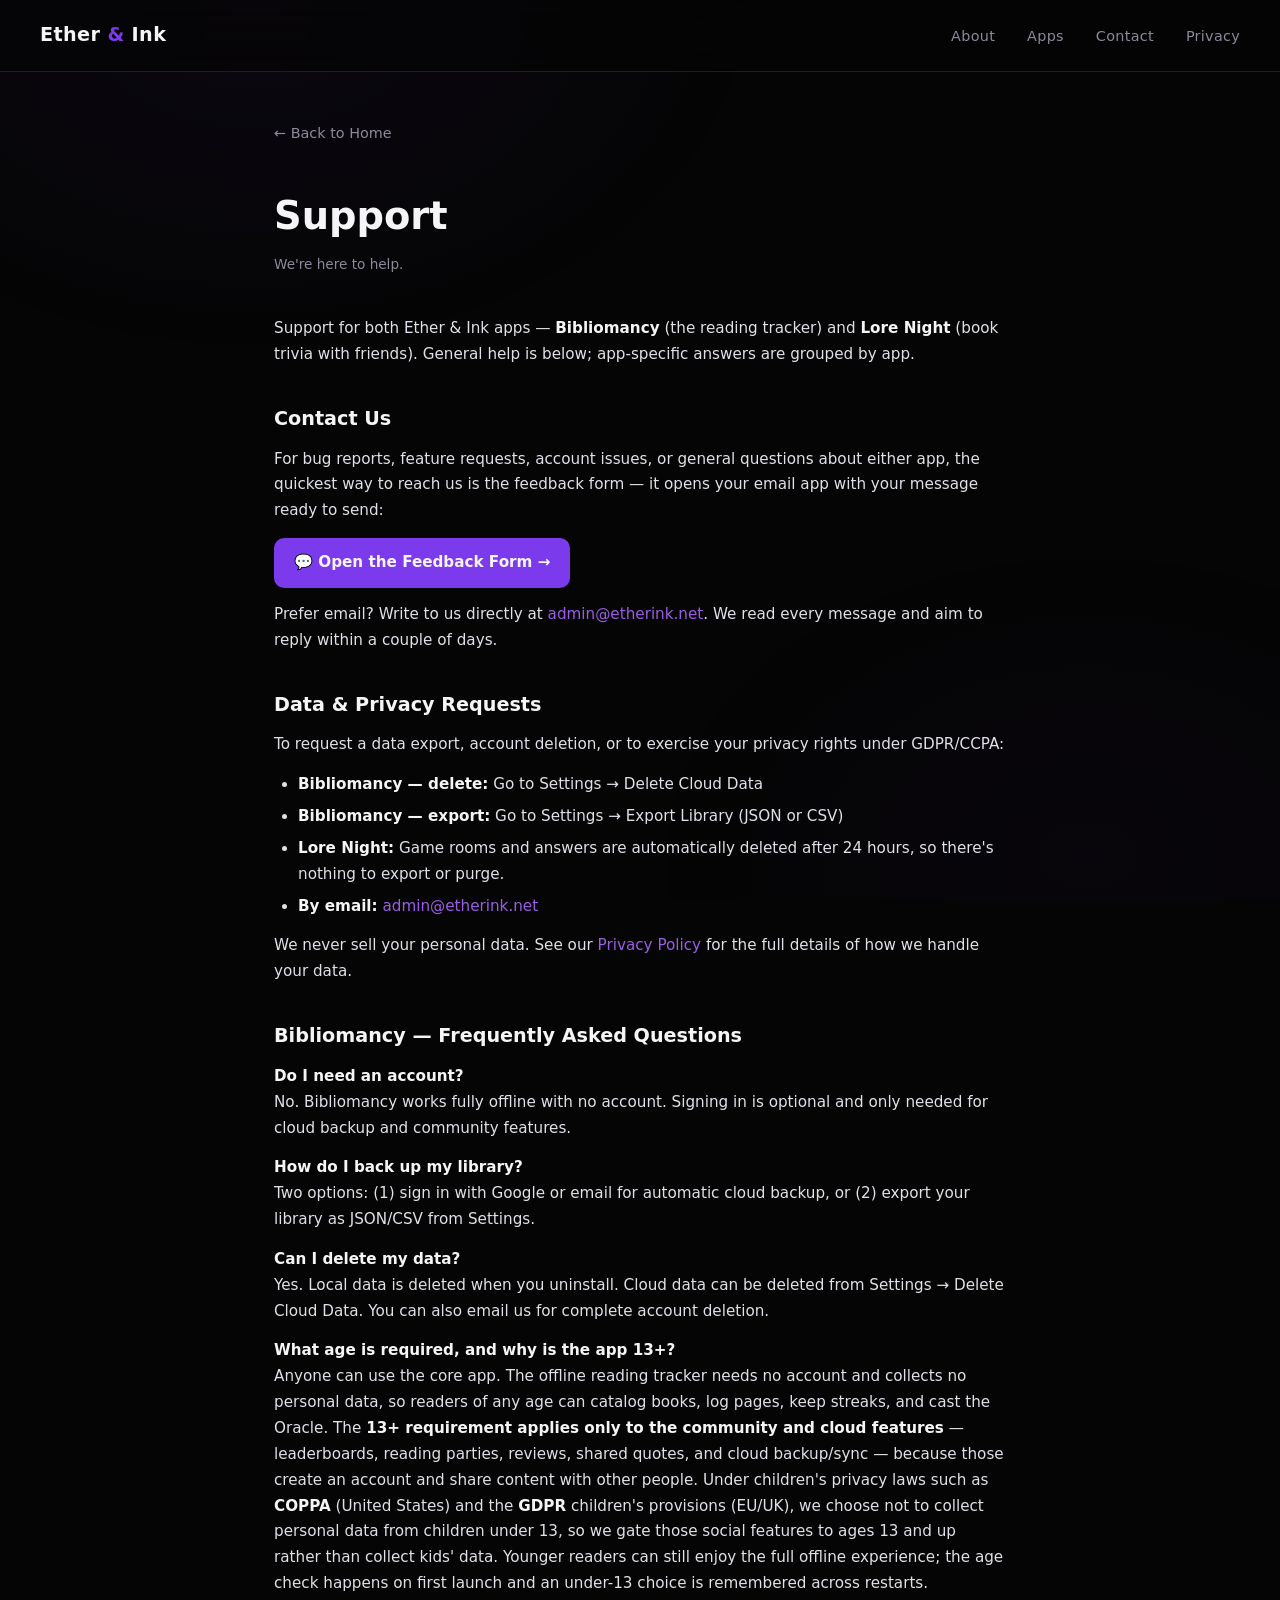
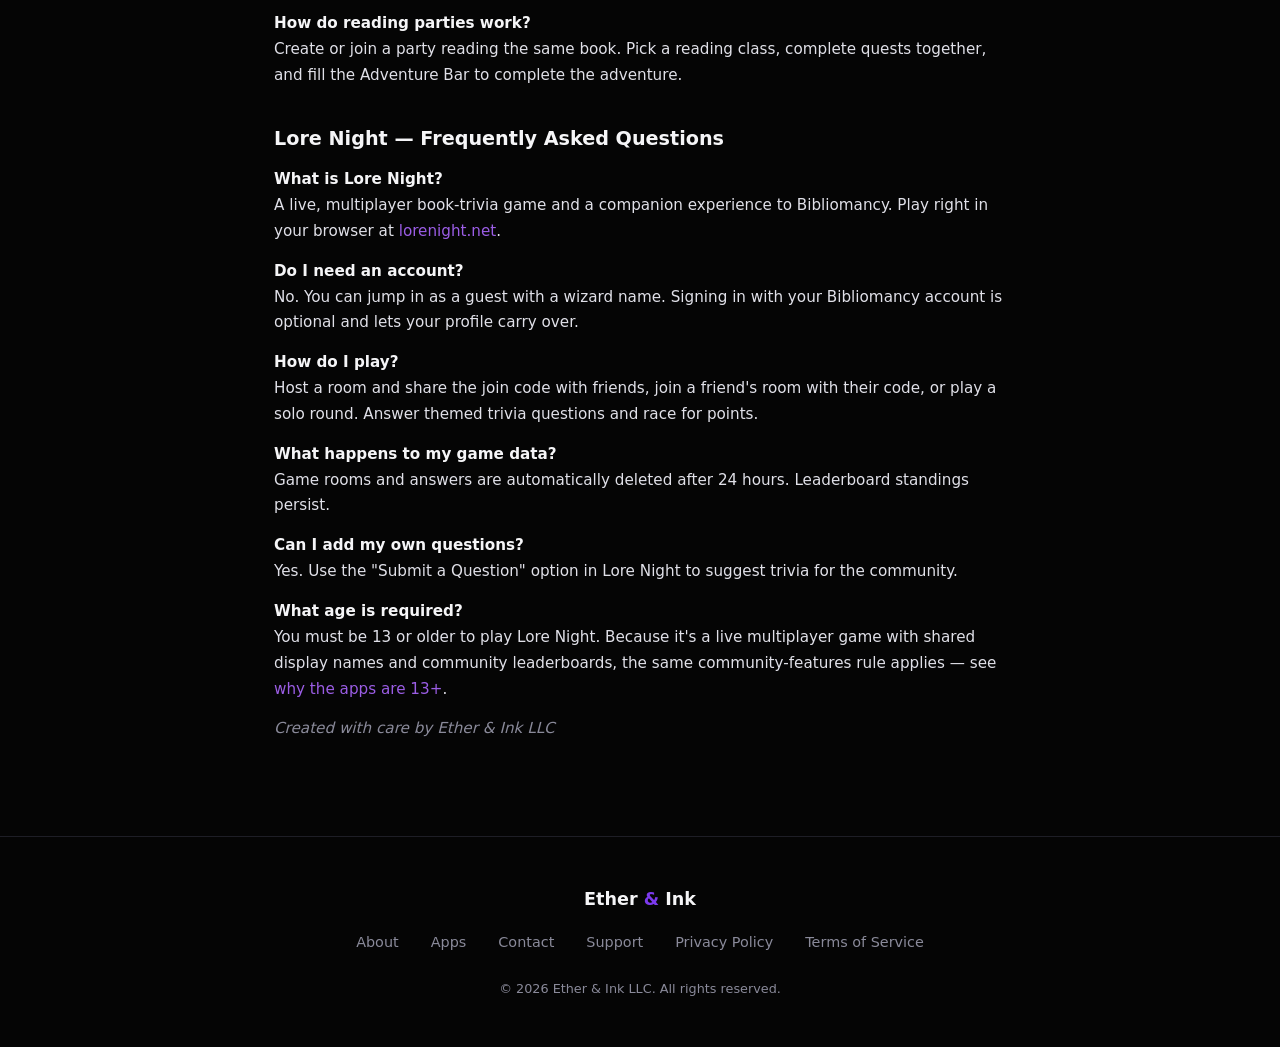
<file: support.html>
<!DOCTYPE html>
<html lang="en">
<head>
    <meta charset="UTF-8">
    <meta name="viewport" content="width=device-width, initial-scale=1.0">
    <title>Support — Ether & Ink</title>
    <meta name="description" content="Support and FAQ for Ether & Ink apps including Bibliomancy. Contact us for bug reports, feature requests, account issues, and privacy requests.">
    <meta http-equiv="Content-Security-Policy" content="default-src 'self'; style-src 'self' 'unsafe-inline'; img-src 'self' data:; script-src 'none'; frame-ancestors 'none'; base-uri 'self'; form-action 'self'">
    <meta name="referrer" content="strict-origin-when-cross-origin">
    <link rel="canonical" href="https://etherink.net/support.html">
    <link rel="icon" type="image/svg+xml" href="data:image/svg+xml,<svg xmlns='http://www.w3.org/2000/svg' viewBox='0 0 100 100'><text y='.9em' font-size='90'>&#x2728;</text></svg>">
    <link rel="stylesheet" href="style.css">
</head>
<body>
    <a href="#main" class="skip-nav">Skip to content</a>
    <div class="bg-glow"></div>

    <nav aria-label="Main navigation">
        <a href="index.html" class="nav-logo">Ether <span>&</span> Ink</a>
        <ul class="nav-links">
            <li><a href="index.html#about">About</a></li>
            <li><a href="index.html#apps">Apps</a></li>
            <li><a href="index.html#contact">Contact</a></li>
            <li><a href="privacy.html">Privacy</a></li>
        </ul>
    </nav>

    <main id="main">
    <div class="container">
        <div class="legal-page">
            <a href="index.html" class="back-link">&larr; Back to Home</a>

            <h2>Support</h2>
            <span class="updated">We're here to help.</span>

            <p>Support for both Ether &amp; Ink apps &mdash; <strong>Bibliomancy</strong> (the reading tracker) and <strong>Lore Night</strong> (book trivia with friends). General help is below; app-specific answers are grouped by app.</p>

            <h3>Contact Us</h3>
            <p>For bug reports, feature requests, account issues, or general questions about either app, the quickest way to reach us is the feedback form &mdash; it opens your email app with your message ready to send:</p>
            <p><a href="index.html#contact" class="support-cta">&#128172; Open the Feedback Form &rarr;</a></p>
            <p>Prefer email? Write to us directly at <a href="mailto:admin@etherink.net">admin@etherink.net</a>. We read every message and aim to reply within a couple of days.</p>

            <h3>Data &amp; Privacy Requests</h3>
            <p>To request a data export, account deletion, or to exercise your privacy rights under GDPR/CCPA:</p>
            <ul>
                <li><strong>Bibliomancy &mdash; delete:</strong> Go to Settings &rarr; Delete Cloud Data</li>
                <li><strong>Bibliomancy &mdash; export:</strong> Go to Settings &rarr; Export Library (JSON or CSV)</li>
                <li><strong>Lore Night:</strong> Game rooms and answers are automatically deleted after 24 hours, so there's nothing to export or purge.</li>
                <li><strong>By email:</strong> <a href="mailto:admin@etherink.net">admin@etherink.net</a></li>
            </ul>
            <p>We never sell your personal data. See our <a href="privacy.html">Privacy Policy</a> for the full details of how we handle your data.</p>

            <h3>Bibliomancy &mdash; Frequently Asked Questions</h3>

            <p><strong>Do I need an account?</strong><br>
            No. Bibliomancy works fully offline with no account. Signing in is optional and only needed for cloud backup and community features.</p>

            <p><strong>How do I back up my library?</strong><br>
            Two options: (1) sign in with Google or email for automatic cloud backup, or (2) export your library as JSON/CSV from Settings.</p>

            <p><strong>Can I delete my data?</strong><br>
            Yes. Local data is deleted when you uninstall. Cloud data can be deleted from Settings &rarr; Delete Cloud Data. You can also email us for complete account deletion.</p>

            <p id="age"><strong>What age is required, and why is the app 13+?</strong><br>
            Anyone can use the core app. The offline reading tracker needs no account and collects no personal data, so readers of any age can catalog books, log pages, keep streaks, and cast the Oracle. The <strong>13+ requirement applies only to the community and cloud features</strong> &mdash; leaderboards, reading parties, reviews, shared quotes, and cloud backup/sync &mdash; because those create an account and share content with other people. Under children's privacy laws such as <strong>COPPA</strong> (United States) and the <strong>GDPR</strong> children's provisions (EU/UK), we choose not to collect personal data from children under 13, so we gate those social features to ages 13 and up rather than collect kids' data. Younger readers can still enjoy the full offline experience; the age check happens on first launch and an under-13 choice is remembered across restarts.</p>

            <p><strong>How do reading parties work?</strong><br>
            Create or join a party reading the same book. Pick a reading class, complete quests together, and fill the Adventure Bar to complete the adventure.</p>

            <h3>Lore Night &mdash; Frequently Asked Questions</h3>

            <p><strong>What is Lore Night?</strong><br>
            A live, multiplayer book-trivia game and a companion experience to Bibliomancy. Play right in your browser at <a href="https://lorenight.net/" target="_blank" rel="noopener">lorenight.net</a>.</p>

            <p><strong>Do I need an account?</strong><br>
            No. You can jump in as a guest with a wizard name. Signing in with your Bibliomancy account is optional and lets your profile carry over.</p>

            <p><strong>How do I play?</strong><br>
            Host a room and share the join code with friends, join a friend's room with their code, or play a solo round. Answer themed trivia questions and race for points.</p>

            <p><strong>What happens to my game data?</strong><br>
            Game rooms and answers are automatically deleted after 24 hours. Leaderboard standings persist.</p>

            <p><strong>Can I add my own questions?</strong><br>
            Yes. Use the "Submit a Question" option in Lore Night to suggest trivia for the community.</p>

            <p><strong>What age is required?</strong><br>
            You must be 13 or older to play Lore Night. Because it's a live multiplayer game with shared display names and community leaderboards, the same community-features rule applies &mdash; see <a href="#age">why the apps are 13+</a>.</p>

            <p><em>Created with care by Ether &amp; Ink LLC</em></p>
        </div>
    </div>
    </main>

    <!-- Footer -->
    <footer>
        <div class="footer-inner">
            <div class="footer-logo">Ether <span>&</span> Ink</div>
            <ul class="footer-links">
                <li><a href="index.html#about">About</a></li>
                <li><a href="index.html#apps">Apps</a></li>
                <li><a href="index.html#contact">Contact</a></li>
                <li><a href="support.html">Support</a></li>
                <li><a href="privacy.html">Privacy Policy</a></li>
                <li><a href="terms.html">Terms of Service</a></li>
            </ul>
            <p class="footer-copy">&copy; 2026 Ether & Ink LLC. All rights reserved.</p>
        </div>
    </footer>

</body>
</html>
</file>
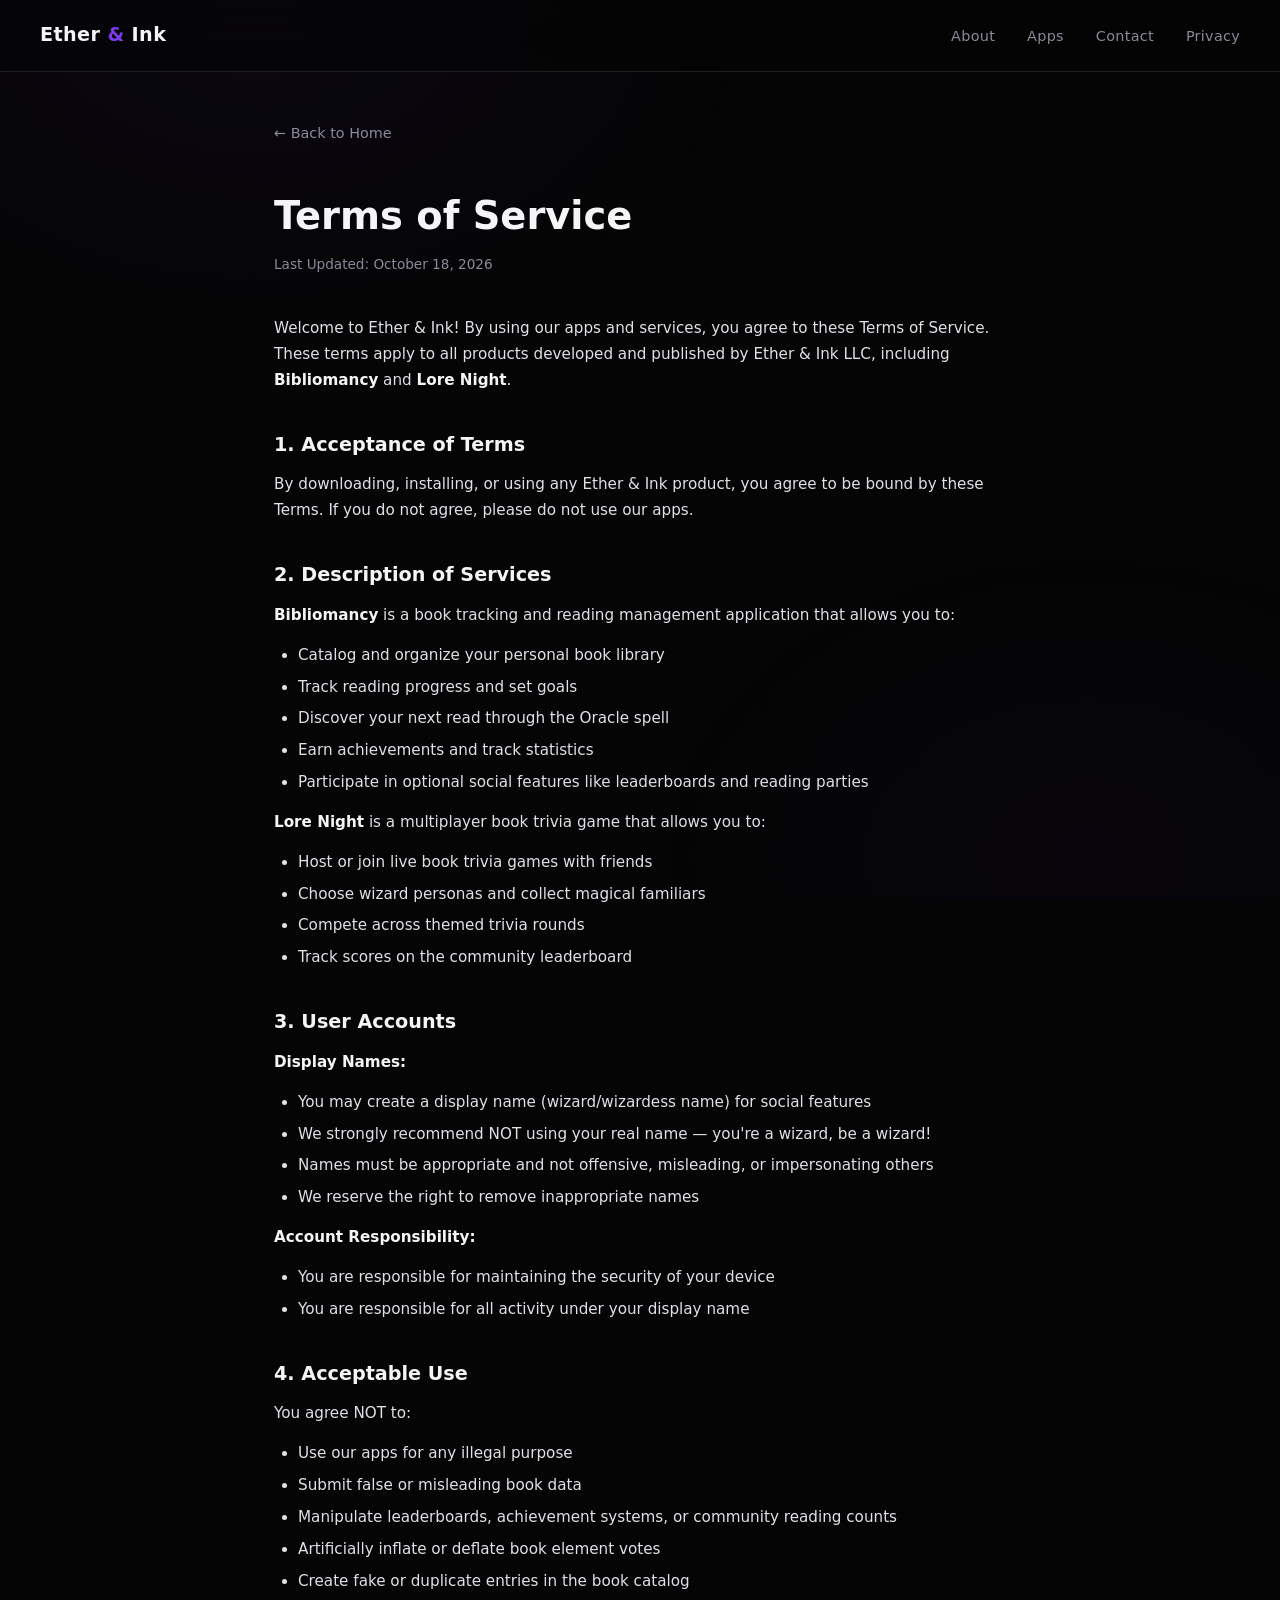
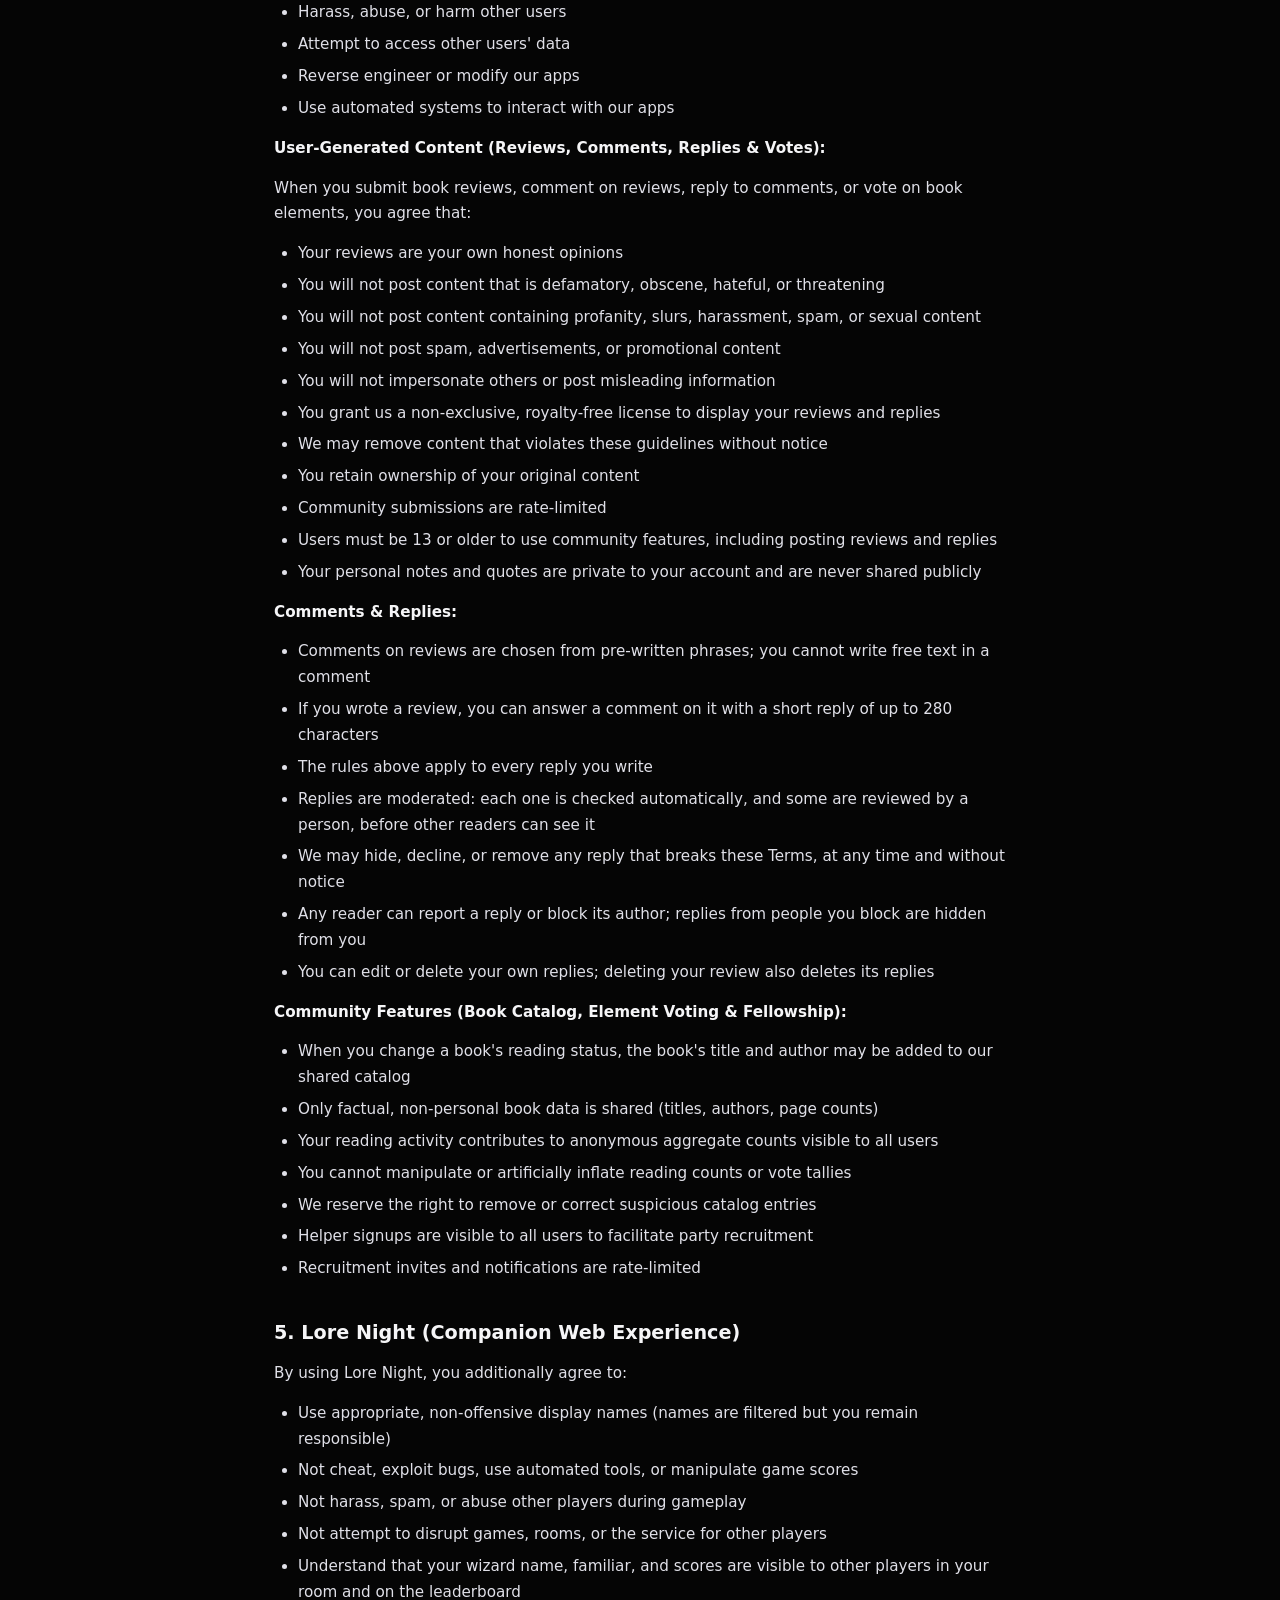
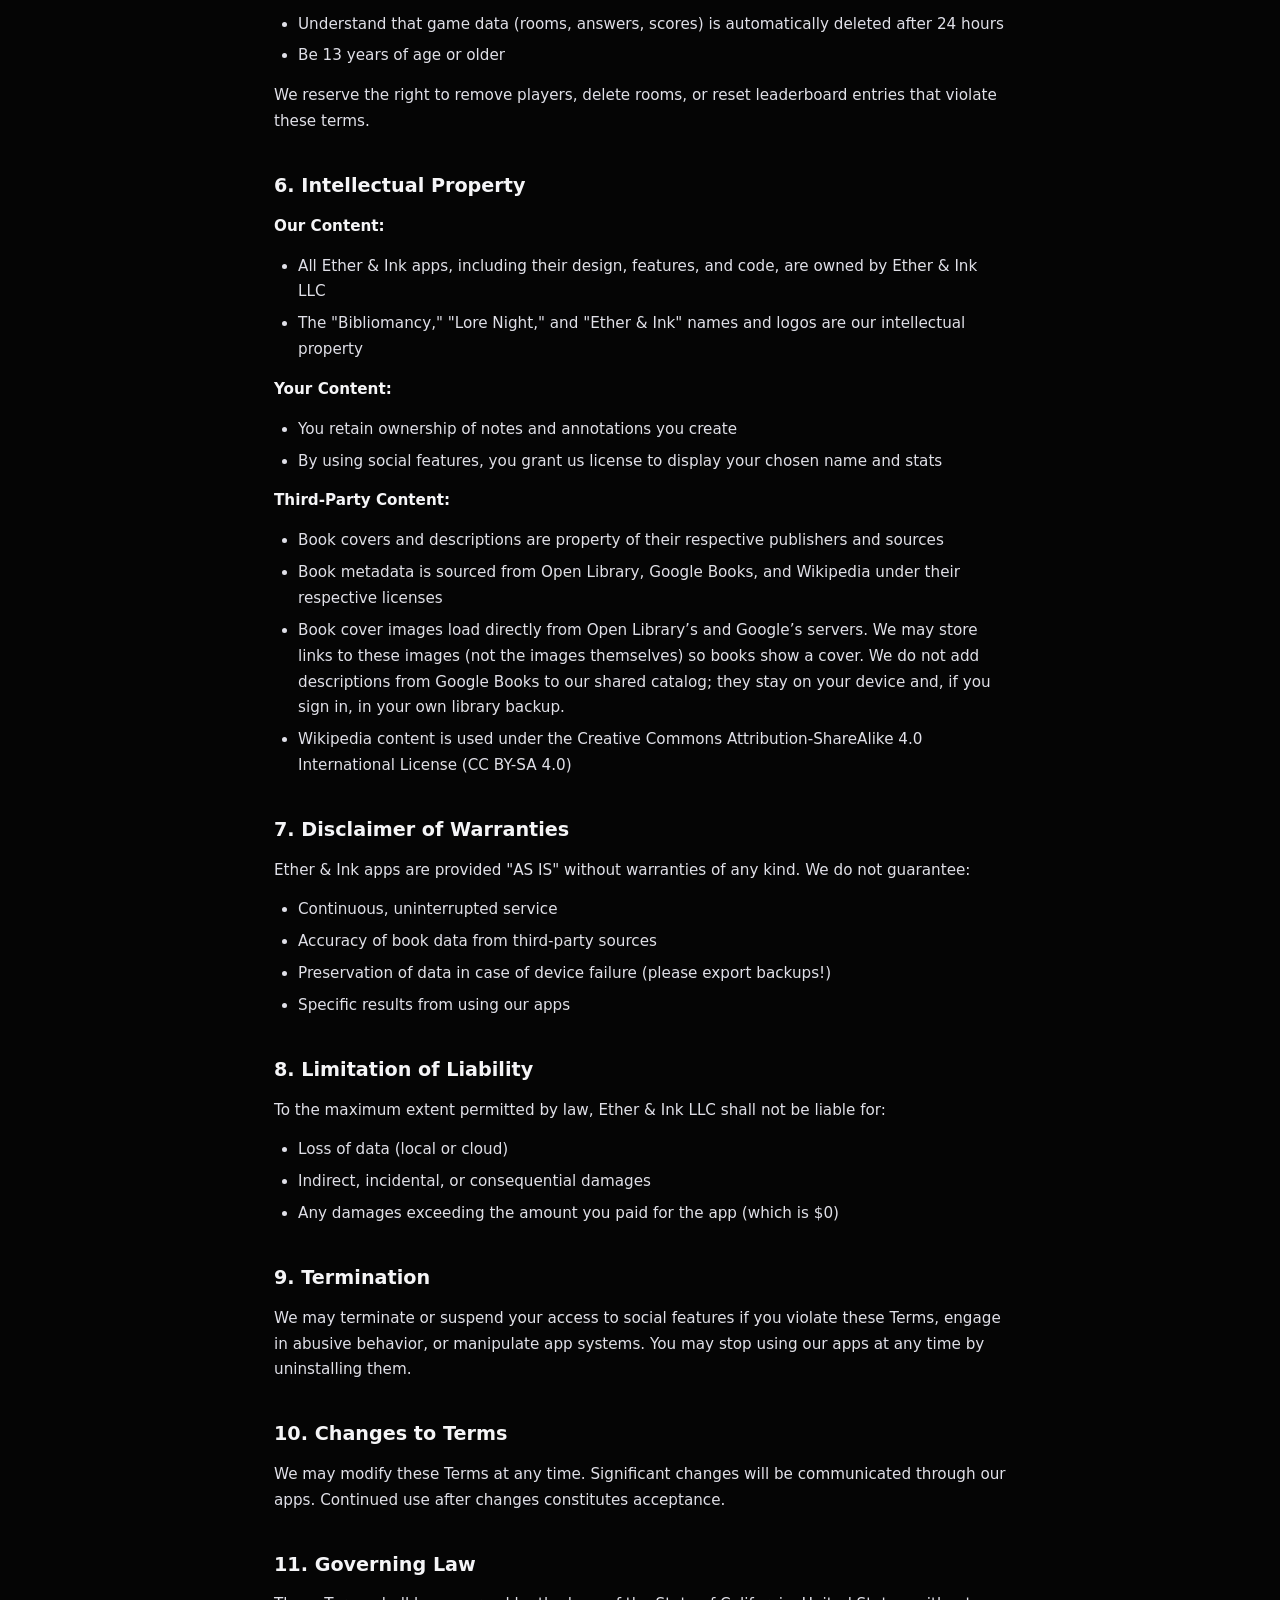
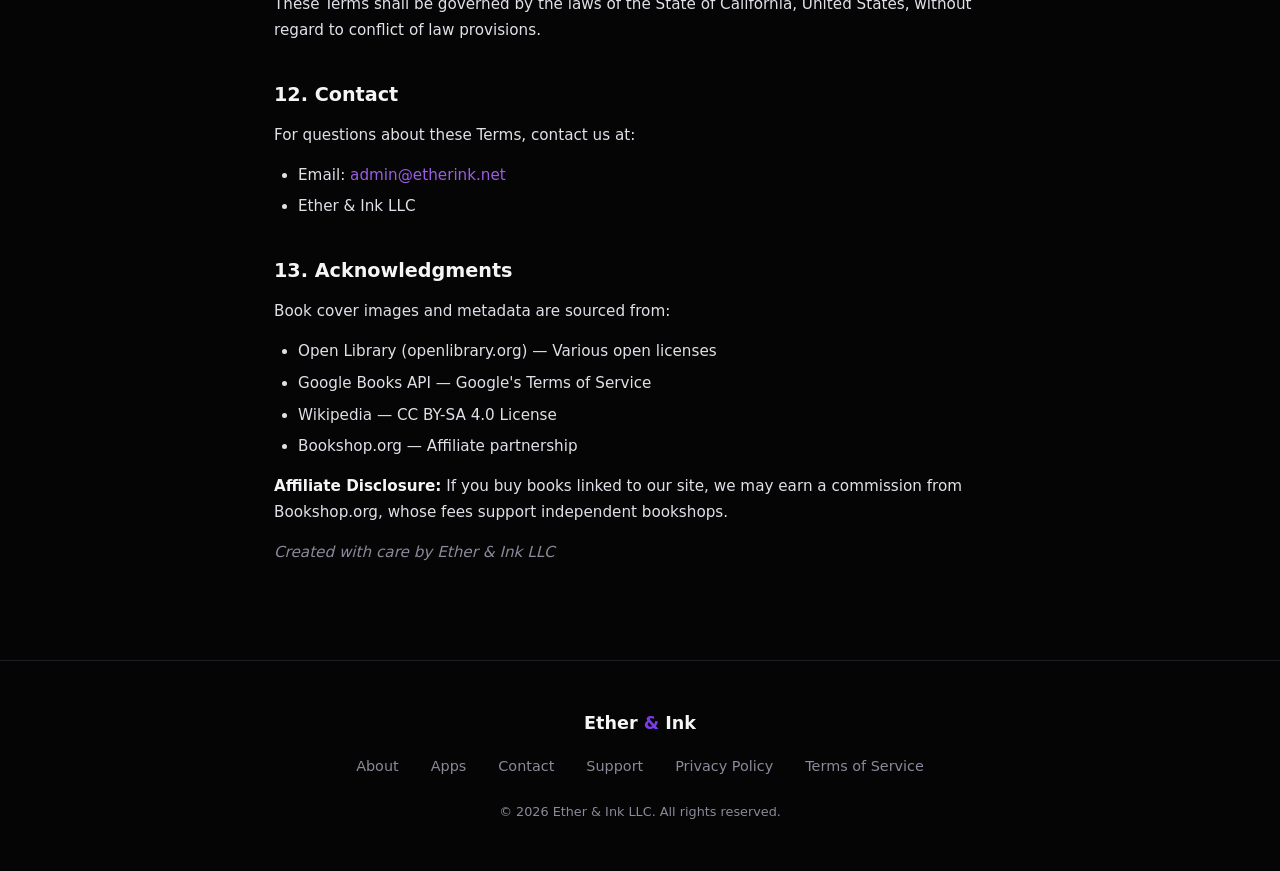
<file: terms.html>
<!DOCTYPE html>
<html lang="en">
<head>
    <meta charset="UTF-8">
    <meta name="viewport" content="width=device-width, initial-scale=1.0">
    <title>Terms of Service — Ether & Ink</title>
    <meta name="description" content="Terms of Service for Ether & Ink apps and services.">
    <meta http-equiv="Content-Security-Policy" content="default-src 'self'; style-src 'self' 'unsafe-inline'; img-src 'self' data:; script-src 'none'; frame-ancestors 'none'; base-uri 'self'; form-action 'self'">
    <meta name="referrer" content="strict-origin-when-cross-origin">
    <link rel="canonical" href="https://etherink.net/terms.html">
    <link rel="icon" type="image/svg+xml" href="data:image/svg+xml,<svg xmlns='http://www.w3.org/2000/svg' viewBox='0 0 100 100'><text y='.9em' font-size='90'>&#x2728;</text></svg>">
    <link rel="stylesheet" href="style.css">
</head>
<body>
    <a href="#main" class="skip-nav">Skip to content</a>
    <div class="bg-glow"></div>

    <nav aria-label="Main navigation">
        <a href="index.html" class="nav-logo">Ether <span>&</span> Ink</a>
        <ul class="nav-links">
            <li><a href="index.html#about">About</a></li>
            <li><a href="index.html#apps">Apps</a></li>
            <li><a href="index.html#contact">Contact</a></li>
            <li><a href="privacy.html">Privacy</a></li>
        </ul>
    </nav>

    <main id="main">
    <div class="container">
        <div class="legal-page">
            <a href="index.html" class="back-link">&larr; Back to Home</a>

            <h2>Terms of Service</h2>
            <span class="updated">Last Updated: October 18, 2026</span>

            <p>Welcome to Ether & Ink! By using our apps and services, you agree to these Terms of Service. These terms apply to all products developed and published by Ether & Ink LLC, including <strong>Bibliomancy</strong> and <strong>Lore Night</strong>.</p>

            <h3>1. Acceptance of Terms</h3>
            <p>By downloading, installing, or using any Ether & Ink product, you agree to be bound by these Terms. If you do not agree, please do not use our apps.</p>

            <h3>2. Description of Services</h3>
            <p><strong>Bibliomancy</strong> is a book tracking and reading management application that allows you to:</p>
            <ul>
                <li>Catalog and organize your personal book library</li>
                <li>Track reading progress and set goals</li>
                <li>Discover your next read through the Oracle spell</li>
                <li>Earn achievements and track statistics</li>
                <li>Participate in optional social features like leaderboards and reading parties</li>
            </ul>
            <p><strong>Lore Night</strong> is a multiplayer book trivia game that allows you to:</p>
            <ul>
                <li>Host or join live book trivia games with friends</li>
                <li>Choose wizard personas and collect magical familiars</li>
                <li>Compete across themed trivia rounds</li>
                <li>Track scores on the community leaderboard</li>
            </ul>

            <h3>3. User Accounts</h3>
            <p><strong>Display Names:</strong></p>
            <ul>
                <li>You may create a display name (wizard/wizardess name) for social features</li>
                <li>We strongly recommend NOT using your real name &mdash; you're a wizard, be a wizard!</li>
                <li>Names must be appropriate and not offensive, misleading, or impersonating others</li>
                <li>We reserve the right to remove inappropriate names</li>
            </ul>
            <p><strong>Account Responsibility:</strong></p>
            <ul>
                <li>You are responsible for maintaining the security of your device</li>
                <li>You are responsible for all activity under your display name</li>
            </ul>

            <h3>4. Acceptable Use</h3>
            <p>You agree NOT to:</p>
            <ul>
                <li>Use our apps for any illegal purpose</li>
                <li>Submit false or misleading book data</li>
                <li>Manipulate leaderboards, achievement systems, or community reading counts</li>
                <li>Artificially inflate or deflate book element votes</li>
                <li>Create fake or duplicate entries in the book catalog</li>
                <li>Harass, abuse, or harm other users</li>
                <li>Attempt to access other users' data</li>
                <li>Reverse engineer or modify our apps</li>
                <li>Use automated systems to interact with our apps</li>
            </ul>

            <p><strong>User-Generated Content (Reviews, Comments, Replies &amp; Votes):</strong></p>
            <p>When you submit book reviews, comment on reviews, reply to comments, or vote on book elements, you agree that:</p>
            <ul>
                <li>Your reviews are your own honest opinions</li>
                <li>You will not post content that is defamatory, obscene, hateful, or threatening</li>
                <li>You will not post content containing profanity, slurs, harassment, spam, or sexual content</li>
                <li>You will not post spam, advertisements, or promotional content</li>
                <li>You will not impersonate others or post misleading information</li>
                <li>You grant us a non-exclusive, royalty-free license to display your reviews and replies</li>
                <li>We may remove content that violates these guidelines without notice</li>
                <li>You retain ownership of your original content</li>
                <li>Community submissions are rate-limited</li>
                <li>Users must be 13 or older to use community features, including posting reviews and replies</li>
                <li>Your personal notes and quotes are private to your account and are never shared publicly</li>
            </ul>

            <p><strong>Comments &amp; Replies:</strong></p>
            <ul>
                <li>Comments on reviews are chosen from pre-written phrases; you cannot write free text in a comment</li>
                <li>If you wrote a review, you can answer a comment on it with a short reply of up to 280 characters</li>
                <li>The rules above apply to every reply you write</li>
                <li>Replies are moderated: each one is checked automatically, and some are reviewed by a person, before other readers can see it</li>
                <li>We may hide, decline, or remove any reply that breaks these Terms, at any time and without notice</li>
                <li>Any reader can report a reply or block its author; replies from people you block are hidden from you</li>
                <li>You can edit or delete your own replies; deleting your review also deletes its replies</li>
            </ul>

            <p><strong>Community Features (Book Catalog, Element Voting &amp; Fellowship):</strong></p>
            <ul>
                <li>When you change a book's reading status, the book's title and author may be added to our shared catalog</li>
                <li>Only factual, non-personal book data is shared (titles, authors, page counts)</li>
                <li>Your reading activity contributes to anonymous aggregate counts visible to all users</li>
                <li>You cannot manipulate or artificially inflate reading counts or vote tallies</li>
                <li>We reserve the right to remove or correct suspicious catalog entries</li>
                <li>Helper signups are visible to all users to facilitate party recruitment</li>
                <li>Recruitment invites and notifications are rate-limited</li>
            </ul>

            <h3>5. Lore Night (Companion Web Experience)</h3>
            <p>By using Lore Night, you additionally agree to:</p>
            <ul>
                <li>Use appropriate, non-offensive display names (names are filtered but you remain responsible)</li>
                <li>Not cheat, exploit bugs, use automated tools, or manipulate game scores</li>
                <li>Not harass, spam, or abuse other players during gameplay</li>
                <li>Not attempt to disrupt games, rooms, or the service for other players</li>
                <li>Understand that your wizard name, familiar, and scores are visible to other players in your room and on the leaderboard</li>
                <li>Understand that game data (rooms, answers, scores) is automatically deleted after 24 hours</li>
                <li>Be 13 years of age or older</li>
            </ul>
            <p>We reserve the right to remove players, delete rooms, or reset leaderboard entries that violate these terms.</p>

            <h3>6. Intellectual Property</h3>
            <p><strong>Our Content:</strong></p>
            <ul>
                <li>All Ether & Ink apps, including their design, features, and code, are owned by Ether & Ink LLC</li>
                <li>The "Bibliomancy," "Lore Night," and "Ether & Ink" names and logos are our intellectual property</li>
            </ul>
            <p><strong>Your Content:</strong></p>
            <ul>
                <li>You retain ownership of notes and annotations you create</li>
                <li>By using social features, you grant us license to display your chosen name and stats</li>
            </ul>
            <p><strong>Third-Party Content:</strong></p>
            <ul>
                <li>Book covers and descriptions are property of their respective publishers and sources</li>
                <li>Book metadata is sourced from Open Library, Google Books, and Wikipedia under their respective licenses</li>
                <li>Book cover images load directly from Open Library&rsquo;s and Google&rsquo;s servers. We may store links to these images (not the images themselves) so books show a cover. We do not add descriptions from Google Books to our shared catalog; they stay on your device and, if you sign in, in your own library backup.</li>
                <li>Wikipedia content is used under the Creative Commons Attribution-ShareAlike 4.0 International License (CC BY-SA 4.0)</li>
            </ul>

            <h3>7. Disclaimer of Warranties</h3>
            <p>Ether & Ink apps are provided "AS IS" without warranties of any kind. We do not guarantee:</p>
            <ul>
                <li>Continuous, uninterrupted service</li>
                <li>Accuracy of book data from third-party sources</li>
                <li>Preservation of data in case of device failure (please export backups!)</li>
                <li>Specific results from using our apps</li>
            </ul>

            <h3>8. Limitation of Liability</h3>
            <p>To the maximum extent permitted by law, Ether & Ink LLC shall not be liable for:</p>
            <ul>
                <li>Loss of data (local or cloud)</li>
                <li>Indirect, incidental, or consequential damages</li>
                <li>Any damages exceeding the amount you paid for the app (which is $0)</li>
            </ul>

            <h3>9. Termination</h3>
            <p>We may terminate or suspend your access to social features if you violate these Terms, engage in abusive behavior, or manipulate app systems. You may stop using our apps at any time by uninstalling them.</p>

            <h3>10. Changes to Terms</h3>
            <p>We may modify these Terms at any time. Significant changes will be communicated through our apps. Continued use after changes constitutes acceptance.</p>

            <h3>11. Governing Law</h3>
            <p>These Terms shall be governed by the laws of the State of California, United States, without regard to conflict of law provisions.</p>

            <h3>12. Contact</h3>
            <p>For questions about these Terms, contact us at:</p>
            <ul>
                <li>Email: <a href="mailto:admin@etherink.net">admin@etherink.net</a></li>
                <li>Ether & Ink LLC</li>
            </ul>

            <h3>13. Acknowledgments</h3>
            <p>Book cover images and metadata are sourced from:</p>
            <ul>
                <li>Open Library (openlibrary.org) &mdash; Various open licenses</li>
                <li>Google Books API &mdash; Google's Terms of Service</li>
                <li>Wikipedia &mdash; CC BY-SA 4.0 License</li>
                <li>Bookshop.org &mdash; Affiliate partnership</li>
            </ul>
            <p><strong>Affiliate Disclosure:</strong> If you buy books linked to our site, we may earn a commission from Bookshop.org, whose fees support independent bookshops.</p>

            <p><em>Created with care by Ether & Ink LLC</em></p>
        </div>
    </div>
    </main>

    <!-- Footer -->
    <footer>
        <div class="footer-inner">
            <div class="footer-logo">Ether <span>&</span> Ink</div>
            <ul class="footer-links">
                <li><a href="index.html#about">About</a></li>
                <li><a href="index.html#apps">Apps</a></li>
                <li><a href="index.html#contact">Contact</a></li>
                <li><a href="support.html">Support</a></li>
                <li><a href="privacy.html">Privacy Policy</a></li>
                <li><a href="terms.html">Terms of Service</a></li>
            </ul>
            <p class="footer-copy">&copy; 2026 Ether & Ink LLC. All rights reserved.</p>
        </div>
    </footer>

</body>
</html>
</file>
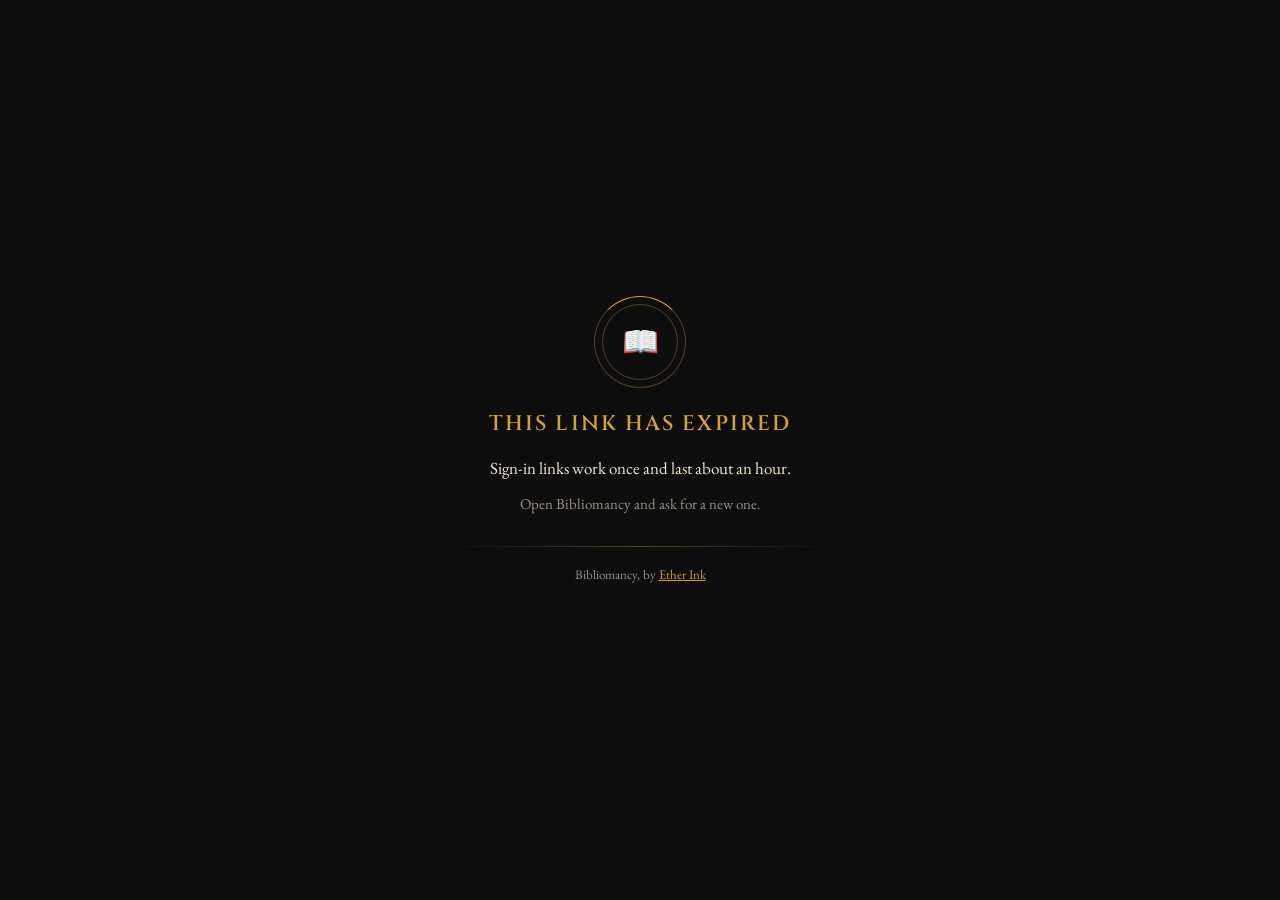
<file: auth/return.html>
<!DOCTYPE html>
<html lang="en">
<head>
<meta charset="utf-8">
<meta name="viewport" content="width=device-width, initial-scale=1">
<meta name="robots" content="noindex, nofollow">
<title>Returning to Bibliomancy</title>

<!--
  The magic-link return page.

  WHY THIS EXISTS. A magic link has to be https, because Supabase verifies the
  token server-side. That verification then has to hand off to the app through
  a custom URL scheme, and iOS shows a permission prompt for those which cannot
  be suppressed. So there is always a browser moment. This page is that moment,
  dressed as Bibliomancy instead of as a blank white redirect, so the prompt
  reads as part of signing in rather than as something going wrong.

  SECURITY NOTES, all of which matter here more than usual:

  1. The session tokens arrive in the URL FRAGMENT. Browsers never send a
     fragment to the server, so the tokens never reach GitHub Pages logs, any
     CDN, or any analytics. Keep it that way: never copy the fragment into a
     query string, an image src, or a fetch.

  2. There is NO third-party JavaScript on this page, and there must never be.
     Any script here can read the fragment, which means it can read a live
     session. The only external resource is a Google Fonts stylesheet, and a
     stylesheet cannot read the fragment.

  3. The target scheme is ALLOWLISTED below. It arrives as ?app=, because the
     client knows its own scheme and this page should not guess from the user
     agent. Without the allowlist this page would be an open redirect that
     forwards live credentials to whatever scheme an attacker put in the link.

  4. The fragment is scrubbed from the address bar after the hand-off, so a
     live token is not left sitting in browser history.
-->

<link rel="preconnect" href="https://fonts.googleapis.com">
<link rel="preconnect" href="https://fonts.gstatic.com" crossorigin>
<link href="https://fonts.googleapis.com/css2?family=Cinzel:wght@400;600&family=EB+Garamond:ital,wght@0,400;0,500;1,400&display=swap" rel="stylesheet">

<style>
  :root {
    --bg: #0d0d0d;
    --gold: #d4a03d;
    --gold-dim: rgba(212, 160, 61, 0.35);
    --cream: #f0e6d2;
    --faded: #9c9186;
  }
  *, *::before, *::after { box-sizing: border-box; }
  html, body { height: 100%; }
  body {
    margin: 0;
    background: var(--bg);
    color: var(--cream);
    font-family: 'EB Garamond', Georgia, 'Times New Roman', serif;
    display: flex;
    align-items: center;
    justify-content: center;
    padding: 32px 24px;
    text-align: center;
    line-height: 1.6;
  }
  .wrap { max-width: 380px; width: 100%; }

  .sigil {
    width: 76px; height: 76px;
    margin: 0 auto 28px;
    border: 1px solid var(--gold-dim);
    border-radius: 50%;
    display: flex; align-items: center; justify-content: center;
    position: relative;
  }
  .sigil::before {
    content: "";
    position: absolute; inset: -9px;
    border: 1px solid var(--gold-dim);
    border-radius: 50%;
    border-top-color: var(--gold);
    animation: turn 1.9s linear infinite;
  }
  .sigil span { font-size: 30px; line-height: 1; }
  @keyframes turn { to { transform: rotate(360deg); } }

  h1 {
    font-family: 'Cinzel', Georgia, serif;
    font-size: 21px;
    font-weight: 600;
    letter-spacing: 0.10em;
    text-transform: uppercase;
    color: var(--gold);
    margin: 0 0 14px;
  }
  p { font-size: 17px; margin: 0 0 10px; }
  .sub { font-size: 15px; color: var(--faded); }

  .btn {
    display: inline-block;
    margin-top: 26px;
    padding: 13px 30px;
    background: var(--gold);
    color: #14110b;
    font-family: 'EB Garamond', Georgia, serif;
    font-size: 17px;
    letter-spacing: 0.03em;
    text-decoration: none;
    border: none;
    border-radius: 4px;
    cursor: pointer;
  }
  .btn.ghost {
    background: transparent;
    color: var(--gold);
    border: 1px solid var(--gold-dim);
  }
  .rule {
    height: 1px;
    background: linear-gradient(to right, transparent, var(--gold-dim), transparent);
    margin: 30px 0 18px;
  }
  .foot { font-size: 13px; color: var(--faded); }
  .foot a { color: var(--gold); }
  [hidden] { display: none !important; }
</style>
</head>
<body>
<div class="wrap">

  <div class="sigil" aria-hidden="true"><span>📖</span></div>

  <div id="working">
    <h1>Opening Bibliomancy</h1>
    <p>Your sign-in is verified.</p>
    <p class="sub">Your browser will ask permission to open the app. Choose Open and you are in.</p>
    <a class="btn" id="manual" href="#">Open Bibliomancy</a>
  </div>

  <div id="failed" hidden>
    <h1>This link has expired</h1>
    <p id="failmsg">Sign-in links work once and last about an hour.</p>
    <p class="sub">Open Bibliomancy and ask for a new one.</p>
  </div>

  <div class="rule"></div>
  <p class="foot">Bibliomancy, by <a href="https://etherink.net">Ether Ink</a></p>
</div>

<script>
(function () {
  "use strict";

  // Only these may be opened. Without this allowlist the page would forward a
  // live session to any scheme an attacker put in the link.
  var ALLOWED = {
    "bibliomancy": true,                  // iOS (legacy, unnamespaced)
    "net.etherink.bibliomancy": true      // Android, and iOS once namespaced
  };
  var DEFAULT_APP = "bibliomancy";

  var params = new URLSearchParams(window.location.search);
  var app = params.get("app");
  if (!app || !Object.prototype.hasOwnProperty.call(ALLOWED, app)) app = DEFAULT_APP;

  var hash = window.location.hash || "";

  // Supabase reports a dead link on the query string or in the fragment.
  var err = params.get("error_description") || params.get("error");
  if (!err && hash.indexOf("error") !== -1) {
    var hp = new URLSearchParams(hash.replace(/^#/, ""));
    err = hp.get("error_description") || hp.get("error");
  }

  var hasToken = hash.indexOf("access_token=") !== -1;

  if (err || !hasToken) {
    document.getElementById("working").hidden = true;
    var failed = document.getElementById("failed");
    failed.hidden = false;
    if (err) document.getElementById("failmsg").textContent = decodeURIComponent(String(err).replace(/\+/g, " "));
    return;
  }

  var target = app + "://auth-callback" + hash;
  document.getElementById("manual").setAttribute("href", target);

  // Hand off immediately. The prompt the user sees belongs to iOS, not to us.
  window.location.href = target;

  // Then take the tokens out of the address bar so a live session is not left
  // in history. Delayed, because scrubbing before the hand-off lands would
  // strip the very fragment we are forwarding.
  setTimeout(function () {
    try {
      window.history.replaceState(null, "", window.location.pathname + window.location.search);
    } catch (e) { /* history is not writable in some in-app browsers; harmless */ }
  }, 2500);
})();
</script>
</body>
</html>
</file>
<file: style.css>
/* ── Reset & Base ────────────────────────────────────────── */
*, *::before, *::after {
  margin: 0;
  padding: 0;
  box-sizing: border-box;
}

:root {
  --black: #050505;
  --dark: #0c0c0f;
  --card: #111116;
  --border: #1e1e26;
  --gray: #8a8a9a;
  --light: #e0e0e8;
  --white: #f5f5f7;
  --purple: #7C3AED;
  --purple-glow: #9B5DE5;
  --purple-dim: #5B21B6;
  --purple-subtle: rgba(124, 58, 237, 0.08);
  --purple-border: rgba(124, 58, 237, 0.2);
}

html {
  scroll-behavior: smooth;
}

body {
  font-family: 'Segoe UI', -apple-system, BlinkMacSystemFont, system-ui, sans-serif;
  background: var(--black);
  color: var(--white);
  line-height: 1.6;
  overflow-x: hidden;
}

a {
  color: var(--purple-glow);
  text-decoration: none;
  transition: color 0.2s;
}
a:hover {
  color: var(--white);
}

/* ── Skip Nav (Accessibility) ───────────────────────────── */
.skip-nav {
  position: absolute;
  top: -100%;
  left: 16px;
  padding: 8px 16px;
  background: var(--purple);
  color: var(--white);
  border-radius: 0 0 8px 8px;
  z-index: 200;
  font-size: 0.85rem;
  transition: top 0.2s;
}
.skip-nav:focus {
  top: 0;
}

/* ── Animated Background ────────────────────────────────── */
.bg-glow {
  position: fixed;
  top: 0;
  left: 0;
  width: 100%;
  height: 100%;
  z-index: 0;
  pointer-events: none;
  overflow: hidden;
}
.bg-glow::before {
  content: '';
  position: absolute;
  top: -40%;
  left: -20%;
  width: 80%;
  height: 80%;
  background: radial-gradient(ellipse, rgba(124, 58, 237, 0.06) 0%, transparent 70%);
  animation: drift 20s ease-in-out infinite;
}
.bg-glow::after {
  content: '';
  position: absolute;
  bottom: -30%;
  right: -20%;
  width: 70%;
  height: 70%;
  background: radial-gradient(ellipse, rgba(91, 33, 182, 0.04) 0%, transparent 70%);
  animation: drift 25s ease-in-out infinite reverse;
}

@keyframes drift {
  0%, 100% { transform: translate(0, 0) rotate(0deg); }
  33% { transform: translate(30px, -20px) rotate(1deg); }
  66% { transform: translate(-20px, 15px) rotate(-1deg); }
}

/* ── Layout ─────────────────────────────────────────────── */
.container {
  position: relative;
  z-index: 1;
}

section {
  padding: 100px 24px;
  max-width: 1100px;
  margin: 0 auto;
}

/* ── Navigation ─────────────────────────────────────────── */
nav {
  position: fixed;
  top: 0;
  left: 0;
  right: 0;
  z-index: 100;
  padding: 20px 40px;
  display: flex;
  align-items: center;
  justify-content: space-between;
  backdrop-filter: blur(20px);
  -webkit-backdrop-filter: blur(20px);
  background: rgba(5, 5, 5, 0.7);
  border-bottom: 1px solid var(--border);
}

.nav-logo {
  font-size: 1.2rem;
  font-weight: 700;
  color: var(--white);
  letter-spacing: 0.02em;
}

.nav-logo span {
  color: var(--purple);
}

.nav-links {
  display: flex;
  gap: 32px;
  list-style: none;
}

.nav-links a {
  color: var(--gray);
  font-size: 0.9rem;
  font-weight: 500;
  letter-spacing: 0.02em;
  transition: color 0.2s;
}

.nav-links a:hover {
  color: var(--white);
}

/* ── Hero ───────────────────────────────────────────────── */
.hero {
  min-height: 100vh;
  display: flex;
  flex-direction: column;
  align-items: center;
  justify-content: center;
  text-align: center;
  padding-top: 80px;
  position: relative;
}

/* Sigil container — title sits centered inside this */
.oracle-sigil {
  position: relative;
  width: min(500px, 80vw);
  height: min(500px, 80vw);
  pointer-events: none;
  flex-shrink: 0;
}

.oracle-sigil svg {
  width: 100%;
  height: 100%;
  opacity: 0.7;
}

/* Title overlaid in the center of the sigil */
.hero-title-wrap {
  position: absolute;
  top: 50%;
  left: 50%;
  transform: translate(-50%, -50%);
  width: 100%;
  pointer-events: auto;
  z-index: 2;
}

.hero h1 {
  font-size: clamp(2.6rem, 7vw, 4.5rem);
  font-weight: 800;
  line-height: 1;
  letter-spacing: -0.03em;
  margin: 0;
  white-space: nowrap;
}

.hero h1 .ampersand {
  color: var(--purple);
  font-style: italic;
}

/* Badge + tagline below the sigil */
.hero-below {
  margin-top: 32px;
  display: flex;
  flex-direction: column;
  align-items: center;
  position: relative;
  z-index: 1;
}

.hero-badge {
  display: inline-block;
  padding: 6px 16px;
  border: 1px solid var(--purple-border);
  border-radius: 100px;
  font-size: 0.8rem;
  color: var(--purple-glow);
  background: var(--purple-subtle);
  margin-bottom: 20px;
  letter-spacing: 0.08em;
  text-transform: uppercase;
}

.hero .tagline {
  font-size: clamp(1.05rem, 2.5vw, 1.3rem);
  color: var(--gray);
  max-width: 520px;
  margin: 0 auto 32px;
  font-weight: 400;
  line-height: 1.5;
}

.hero-divider {
  width: 60px;
  height: 2px;
  background: linear-gradient(90deg, transparent, var(--purple), transparent);
  margin: 0 auto;
}

/* Multi-layer rotation matching the Bibliomancy app */
.sigil-outer {
  transform-origin: 200px 200px;
  animation: sigil-cw 20s linear infinite;
}
.sigil-middle {
  transform-origin: 200px 200px;
  animation: sigil-ccw 12s linear infinite;
}
.sigil-inner {
  transform-origin: 200px 200px;
  animation: sigil-cw 8s linear infinite;
}
.sigil-seed {
  transform-origin: 200px 200px;
  animation: sigil-cw 16s linear infinite;
}
.sigil-particles-inner {
  transform-origin: 200px 200px;
  animation: sigil-cw 5s linear infinite;
}
.sigil-particles-outer {
  transform-origin: 200px 200px;
  animation: sigil-ccw 7s linear infinite;
}

@keyframes sigil-cw {
  from { transform: rotate(0deg); }
  to { transform: rotate(360deg); }
}
@keyframes sigil-ccw {
  from { transform: rotate(0deg); }
  to { transform: rotate(-360deg); }
}

/* ── Section Headers ────────────────────────────────────── */
.section-header {
  text-align: center;
  margin-bottom: 64px;
}

.section-header h2 {
  font-size: 2.4rem;
  font-weight: 700;
  letter-spacing: -0.02em;
  margin-bottom: 16px;
}

.section-header p {
  color: var(--gray);
  font-size: 1.1rem;
  max-width: 500px;
  margin: 0 auto;
}

/* ── Name Meaning ───────────────────────────────────────── */
.name-meaning {
  display: grid;
  grid-template-columns: 1fr auto 1fr;
  gap: 40px;
  align-items: center;
  margin-bottom: 80px;
}

.meaning-card {
  background: var(--card);
  border: 1px solid var(--border);
  border-radius: 20px;
  padding: 40px 36px;
  transition: border-color 0.3s;
}

.meaning-card:hover {
  border-color: var(--purple-border);
}

.meaning-card h3 {
  font-size: 2rem;
  font-weight: 700;
  letter-spacing: -0.01em;
  margin-bottom: 4px;
}

.meaning-word {
  font-size: 0.85rem;
  color: var(--purple-glow);
  font-style: italic;
  margin-bottom: 16px;
}

.meaning-card p:last-child {
  color: var(--light);
  font-size: 0.95rem;
  line-height: 1.7;
}

.meaning-card em {
  color: var(--purple-glow);
  font-style: italic;
}

.meaning-divider {
  display: flex;
  align-items: center;
  justify-content: center;
}

.meaning-divider span {
  font-size: 2.4rem;
  font-weight: 800;
  color: var(--purple);
  font-style: italic;
}

/* ── Founder / About Us ─────────────────────────────────── */
.founder-section {
  margin-bottom: 80px;
}

.founder-section .section-header {
  margin-bottom: 40px;
}

.founder-content {
  max-width: 720px;
  margin: 0 auto;
  background: var(--card);
  border: 1px solid var(--border);
  border-radius: 20px;
  padding: 48px 44px;
  position: relative;
  overflow: hidden;
}

.founder-content::before {
  content: '';
  position: absolute;
  top: 0;
  left: 0;
  right: 0;
  height: 1px;
  background: linear-gradient(90deg, transparent, var(--purple), transparent);
}

.founder-content p {
  color: var(--light);
  font-size: 1rem;
  line-height: 1.8;
  margin-bottom: 20px;
}

.founder-content p:last-child {
  margin-bottom: 0;
}

.founder-content em {
  color: var(--purple-glow);
  font-style: italic;
}

/* ── Values ─────────────────────────────────────────────── */
.about-values {
  display: grid;
  grid-template-columns: 1fr 1fr;
  gap: 20px;
}

.value-item {
  background: var(--card);
  border: 1px solid var(--border);
  border-radius: 14px;
  padding: 28px 28px;
  transition: border-color 0.3s;
}

.value-item:hover {
  border-color: var(--purple-border);
}

.value-item h4 {
  font-size: 1rem;
  font-weight: 600;
  margin-bottom: 8px;
  color: var(--white);
}

.value-item p {
  color: var(--gray);
  font-size: 0.9rem;
  line-height: 1.6;
}

/* ── App Showcase ────────────────────────────────────────── */
.app-showcase {
  margin-bottom: 80px;
}

.app-showcase-header {
  text-align: center;
  margin-bottom: 40px;
}

.app-badge {
  display: inline-block;
  padding: 4px 14px;
  border-radius: 100px;
  font-size: 0.7rem;
  font-weight: 600;
  text-transform: uppercase;
  letter-spacing: 0.1em;
  margin-bottom: 16px;
  background: var(--purple-subtle);
  color: var(--purple-glow);
  border: 1px solid var(--purple-border);
}

/* "Now Live" variant — green to signal a shipped product. */
.app-badge-live {
  background: rgba(52, 211, 153, 0.1);
  color: #34d399;
  border-color: rgba(52, 211, 153, 0.35);
}

/* Call-to-action link (e.g. Play Lore Night). */
.app-cta {
  display: inline-block;
  margin-top: 20px;
  padding: 12px 26px;
  border-radius: 100px;
  font-weight: 600;
  font-size: 0.95rem;
  color: var(--white);
  background: var(--purple);
  border: 1px solid var(--purple-glow);
  text-decoration: none;
  transition: background 0.2s ease, transform 0.2s ease;
}

.app-cta:hover,
.app-cta:focus-visible {
  background: var(--purple-glow);
  transform: translateY(-1px);
}

.app-showcase-header h3 {
  font-size: 2rem;
  font-weight: 700;
  margin-bottom: 8px;
  letter-spacing: -0.01em;
}

.app-showcase-header .app-subtitle {
  font-size: 1.05rem;
  color: var(--gray);
  font-style: italic;
  margin-bottom: 16px;
}

.app-showcase-header .app-desc {
  color: var(--light);
  font-size: 0.95rem;
  line-height: 1.6;
  max-width: 520px;
  margin: 0 auto;
}

/* ── Horizontal Slider ──────────────────────────────────── */
.app-slider-wrap {
  overflow: hidden;
  width: 100vw;
  margin-left: calc(-50vw + 50%);
  mask-image: linear-gradient(90deg, transparent, black 5%, black 95%, transparent);
  -webkit-mask-image: linear-gradient(90deg, transparent, black 5%, black 95%, transparent);
}

/* Scrollable track — auto-tick and manual swipe/drag both drive scrollLeft. */
.app-slider {
  overflow-x: auto;
  overflow-y: hidden;
  scroll-behavior: auto; /* smooth: auto would fight the rAF tick */
  -webkit-overflow-scrolling: touch;
  touch-action: pan-x; /* horizontal gestures on the carousel, vertical still scrolls the page */
  scrollbar-width: none; /* Firefox */
}
.app-slider::-webkit-scrollbar { display: none; } /* Chrome/Safari */

.app-slider-track {
  display: flex;
  gap: 24px;
  width: max-content;
}

.app-slider-track img {
  height: 420px;
  width: auto;
  border-radius: 16px;
  flex-shrink: 0;
  box-shadow:
    0 0 0 1px rgba(255,255,255,0.05),
    0 16px 48px rgba(0,0,0,0.4),
    0 0 30px rgba(124, 58, 237, 0.06);
  /* Prevent the browser from "grabbing" the image for drag-select on desktop */
  user-select: none;
  -webkit-user-drag: none;
  pointer-events: none;
}

/* ── Single Screenshot (Lore Night) ─────────────────────── */
.app-showcase-single {
  margin-bottom: 0;
}

.app-single-screenshot {
  text-align: center;
}

.app-single-screenshot img {
  height: 420px;
  width: auto;
  border-radius: 16px;
  box-shadow:
    0 0 0 1px rgba(255,255,255,0.05),
    0 16px 48px rgba(0,0,0,0.4),
    0 0 30px rgba(124, 58, 237, 0.06);
}

/* ── Contact Block ───────────────────────────────────────── */
.contact-block {
  max-width: 680px;
  margin: 0 auto;
  text-align: center;
}

.contact-reach {
  color: var(--light);
  font-size: 1.05rem;
  line-height: 1.7;
  margin-bottom: 24px;
}

.contact-email {
  display: inline-block;
  font-size: 1.6rem;
  font-weight: 700;
  color: var(--purple-glow);
  letter-spacing: -0.01em;
  transition: color 0.2s;
  margin-bottom: 48px;
}

.contact-email:hover {
  color: var(--white);
}

.at-sign {
  color: var(--gray);
}

.contact-details {
  display: grid;
  grid-template-columns: 1fr 1fr;
  gap: 24px;
  text-align: left;
}

.contact-detail {
  background: var(--card);
  border: 1px solid var(--border);
  border-radius: 14px;
  padding: 28px 28px;
  transition: border-color 0.3s;
}

.contact-detail:hover {
  border-color: var(--purple-border);
}

.contact-detail h4 {
  font-size: 1rem;
  font-weight: 600;
  color: var(--white);
  margin-bottom: 10px;
}

.contact-detail p {
  color: var(--gray);
  font-size: 0.9rem;
  line-height: 1.6;
}

.contact-legal-links {
  display: flex;
  flex-direction: column;
  gap: 8px;
}

.contact-legal-links a {
  font-size: 0.95rem;
  color: var(--purple-glow);
  transition: color 0.2s;
}

.contact-legal-links a:hover {
  color: var(--white);
}

/* ── Security Section ───────────────────────────────────── */
.security-content {
  max-width: 1100px;
}

.security-grid {
  display: grid;
  grid-template-columns: 1fr 1fr;
  gap: 20px;
  margin-bottom: 40px;
}

.security-item {
  background: var(--card);
  border: 1px solid var(--border);
  border-radius: 14px;
  padding: 28px 28px;
  transition: border-color 0.3s;
}

.security-item:hover {
  border-color: var(--purple-border);
}

.security-item h4 {
  font-size: 1rem;
  font-weight: 600;
  margin-bottom: 8px;
  color: var(--white);
}

.security-item p {
  color: var(--gray);
  font-size: 0.9rem;
  line-height: 1.6;
}

.security-disclosure {
  background: var(--card);
  border: 1px solid var(--purple-border);
  border-radius: 16px;
  padding: 32px 36px;
}

.security-disclosure h4 {
  font-size: 1.1rem;
  font-weight: 600;
  margin-bottom: 12px;
  color: var(--white);
}

.security-disclosure p {
  color: var(--light);
  font-size: 0.95rem;
  line-height: 1.7;
}

/* ── Footer ─────────────────────────────────────────────── */
footer {
  border-top: 1px solid var(--border);
  padding: 48px 24px;
  text-align: center;
}

.footer-inner {
  max-width: 1100px;
  margin: 0 auto;
}

.footer-logo {
  font-size: 1.1rem;
  font-weight: 700;
  color: var(--white);
  margin-bottom: 16px;
}

.footer-logo span {
  color: var(--purple);
}

.footer-links {
  display: flex;
  justify-content: center;
  gap: 32px;
  margin-bottom: 24px;
  list-style: none;
  flex-wrap: wrap;
}

.footer-links a {
  color: var(--gray);
  font-size: 0.9rem;
  transition: color 0.2s;
}

.footer-links a:hover {
  color: var(--purple-glow);
}

.footer-copy {
  color: var(--gray);
  font-size: 0.8rem;
}

/* ── Privacy / Legal Pages ──────────────────────────────── */
.legal-page {
  padding-top: 120px;
  padding-bottom: 80px;
  max-width: 780px;
  margin: 0 auto;
  padding-left: 24px;
  padding-right: 24px;
}

.legal-page .back-link {
  display: inline-block;
  color: var(--gray);
  font-size: 0.9rem;
  margin-bottom: 40px;
  transition: color 0.2s;
}

.legal-page .back-link:hover {
  color: var(--purple-glow);
}

.legal-page h2 {
  font-size: 2.4rem;
  font-weight: 700;
  margin-bottom: 8px;
}

.legal-page .updated {
  display: block;
  color: var(--gray);
  font-size: 0.85rem;
  margin-bottom: 40px;
}

.legal-page h3 {
  font-size: 1.2rem;
  font-weight: 600;
  margin-top: 36px;
  margin-bottom: 12px;
  color: var(--white);
}

.legal-page p {
  color: var(--light);
  font-size: 0.95rem;
  line-height: 1.7;
  margin-bottom: 14px;
}

.legal-page ul {
  color: var(--light);
  font-size: 0.95rem;
  line-height: 1.7;
  margin-bottom: 14px;
  padding-left: 24px;
}

.legal-page li {
  margin-bottom: 6px;
}

.legal-page strong {
  color: var(--white);
}

.legal-page a {
  color: var(--purple-glow);
}

.legal-page em {
  color: var(--gray);
}

/* ── Responsive ─────────────────────────────────────────── */
@media (max-width: 768px) {
  nav {
    padding: 16px 20px;
  }

  .nav-links {
    gap: 20px;
  }

  .nav-links a {
    font-size: 0.8rem;
  }

  section {
    padding: 60px 20px;
  }

  .name-meaning {
    grid-template-columns: 1fr;
    gap: 16px;
  }

  .meaning-divider {
    justify-content: center;
  }

  .about-values {
    grid-template-columns: 1fr;
  }

  .app-slider-track img,
  .app-single-screenshot img {
    height: 340px;
  }

  .contact-details {
    grid-template-columns: 1fr;
    gap: 16px;
  }

  .contact-email {
    font-size: 1.2rem;
  }

  .security-grid {
    grid-template-columns: 1fr;
  }

  .founder-content {
    padding: 32px 28px;
  }

  .footer-links {
    gap: 20px;
  }
}

@media (max-width: 480px) {
  .hero h1 {
    font-size: 2.4rem;
  }

  .nav-logo {
    font-size: 1rem;
  }

  .section-header h2 {
    font-size: 1.8rem;
  }

  .app-slider-track img,
  .app-single-screenshot img {
    height: 280px;
  }

  .oracle-sigil {
    width: 280px;
    height: 280px;
  }

  .hero-below {
    margin-top: 20px;
  }
}

/* Deep-link targets: offset the fixed nav so #bibliomancy / #lore-night
   (and ?app= scroll) don't land under the navbar. */
#apps,
#bibliomancy,
#lore-night,
#about,
#contact,
#age {
  scroll-margin-top: 96px;
}

/* Feedback form */
.feedback-form {
  max-width: 620px;
  margin: 0 auto 56px;
  text-align: left;
  background: var(--card);
  border: 1px solid var(--border);
  border-radius: 16px;
  padding: 32px;
}

.feedback-form-title {
  font-size: 1.35rem;
  color: var(--white);
  margin-bottom: 6px;
}

.feedback-form-sub {
  color: var(--gray);
  font-size: 0.95rem;
  line-height: 1.6;
  margin-bottom: 24px;
}

.feedback-row {
  display: flex;
  flex-direction: column;
  margin-bottom: 18px;
}

.feedback-row label {
  color: var(--light);
  font-size: 0.9rem;
  font-weight: 600;
  margin-bottom: 8px;
}

.feedback-optional {
  color: var(--gray);
  font-weight: 400;
}

.feedback-form select,
.feedback-form input,
.feedback-form textarea {
  width: 100%;
  background: var(--dark);
  border: 1px solid var(--border);
  border-radius: 10px;
  color: var(--white);
  font: inherit;
  font-size: 1rem;
  padding: 12px 14px;
  transition: border-color 0.2s;
}

.feedback-form select:focus,
.feedback-form input:focus,
.feedback-form textarea:focus {
  outline: none;
  border-color: var(--purple-glow);
}

.feedback-form textarea {
  resize: vertical;
  min-height: 130px;
}

/* Honeypot — visually hidden but still submittable by bots */
.feedback-hp {
  position: absolute;
  left: -9999px;
  width: 1px;
  height: 1px;
  opacity: 0;
}

.feedback-submit {
  width: 100%;
  margin-top: 6px;
  background: var(--purple);
  color: var(--white);
  border: none;
  border-radius: 10px;
  padding: 14px 20px;
  font-size: 1.05rem;
  font-weight: 700;
  cursor: pointer;
  transition: background 0.2s, transform 0.1s;
}

.feedback-submit:hover {
  background: var(--purple-glow);
}

.feedback-submit:active {
  transform: translateY(1px);
}

.feedback-status {
  margin-top: 14px;
  font-size: 0.9rem;
  min-height: 1.2em;
}

.feedback-status.ok {
  color: var(--purple-glow);
}

.feedback-status.error {
  color: #ff6b6b;
}

/* App marketing feature grid */
.app-features {
  display: grid;
  grid-template-columns: repeat(auto-fit, minmax(240px, 1fr));
  gap: 20px;
  max-width: 960px;
  /* Clear the slider above — its cover art carries a deep drop-shadow that
     otherwise crowds the first row of feature cards. */
  margin: 56px auto 0;
}

.app-feature {
  background: var(--card);
  border: 1px solid var(--border);
  border-radius: 14px;
  padding: 24px;
  text-align: left;
  transition: border-color 0.3s, transform 0.2s;
}

.app-feature:hover {
  border-color: var(--purple-border);
  transform: translateY(-2px);
}

.app-feature-icon {
  display: block;
  font-size: 1.6rem;
  margin-bottom: 12px;
}

.app-feature h4 {
  color: var(--white);
  font-size: 1.05rem;
  margin-bottom: 8px;
}

.app-feature p {
  color: var(--gray);
  font-size: 0.9rem;
  line-height: 1.55;
}

.app-highlights {
  text-align: center;
  color: var(--gray);
  font-size: 0.9rem;
  margin-top: 28px;
}

/* Support page CTA button (link to the homepage feedback form) */
.legal-page .support-cta {
  display: inline-block;
  background: var(--purple);
  color: var(--white);
  border-radius: 10px;
  padding: 12px 20px;
  font-weight: 700;
  text-decoration: none;
  transition: background 0.2s, transform 0.1s;
}

.legal-page .support-cta:hover {
  background: var(--purple-glow);
  color: var(--white);
}

.legal-page .support-cta:active {
  transform: translateY(1px);
}
</file>
